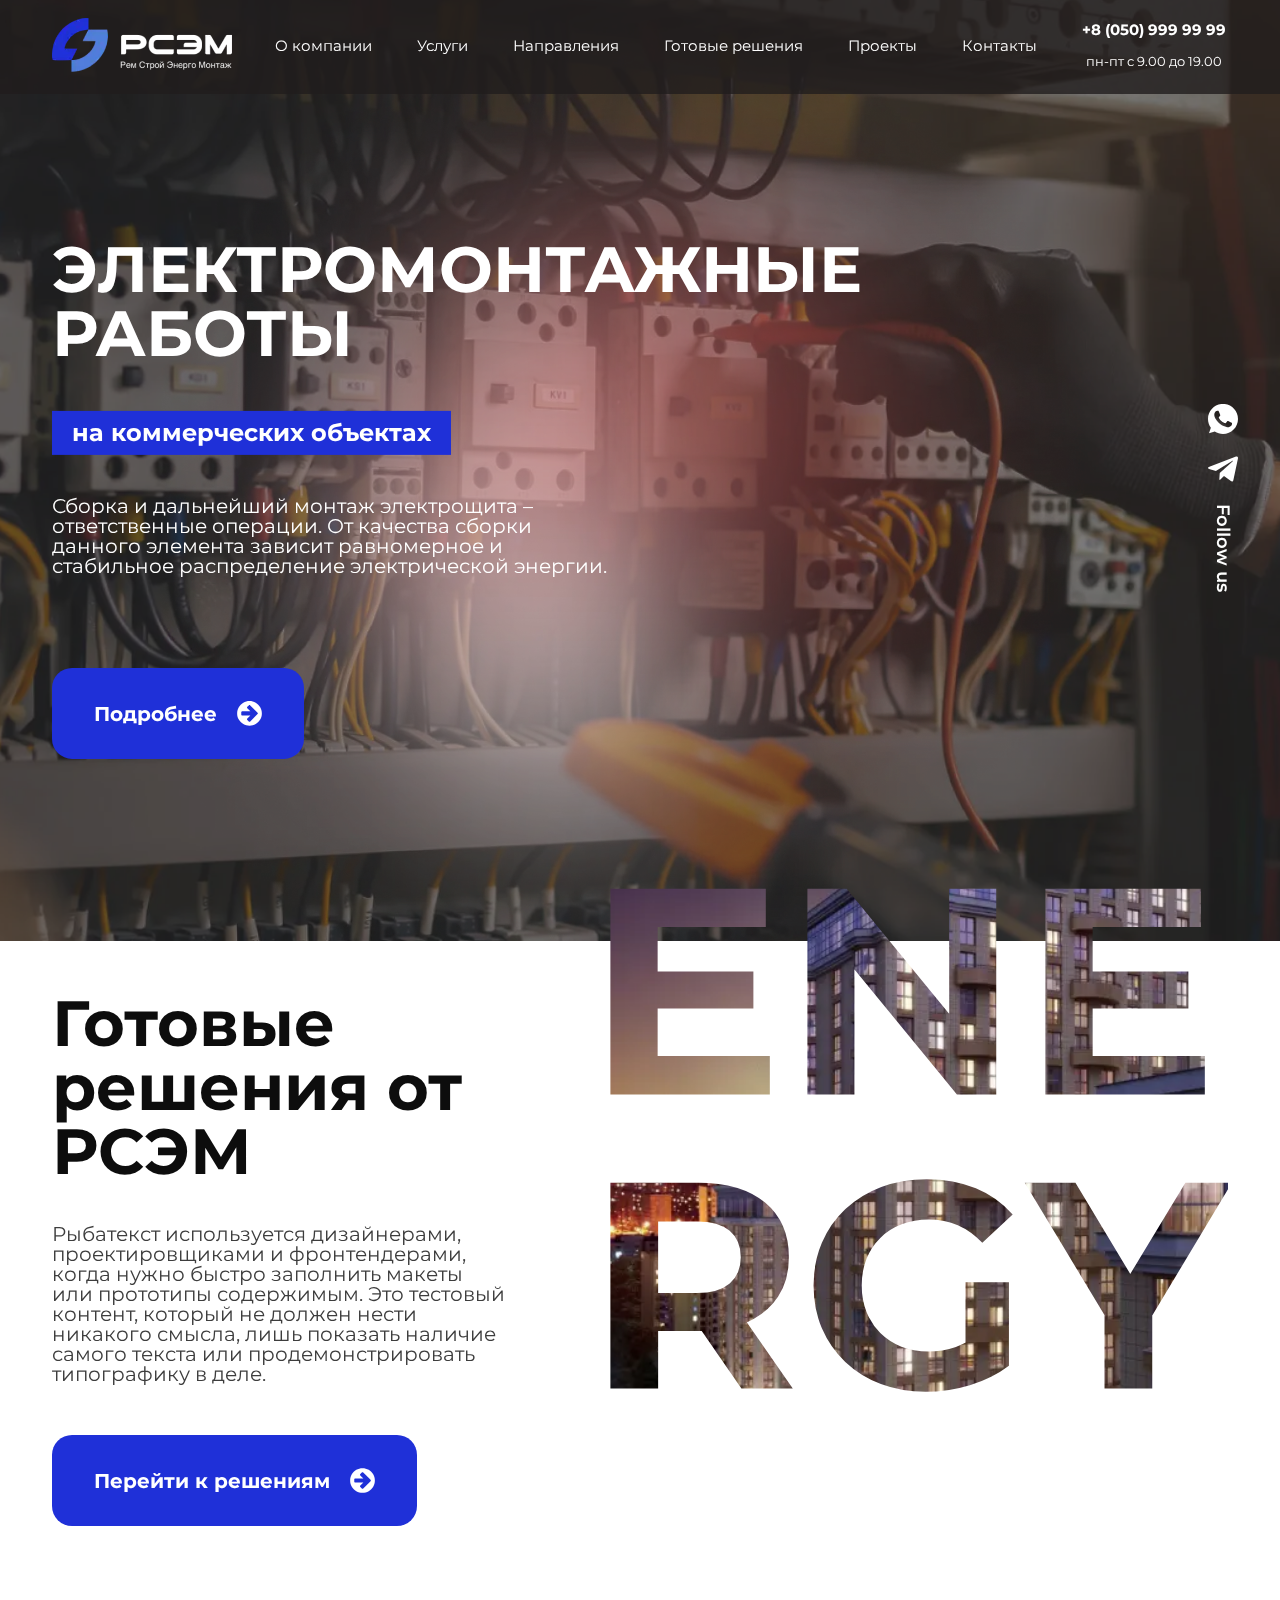
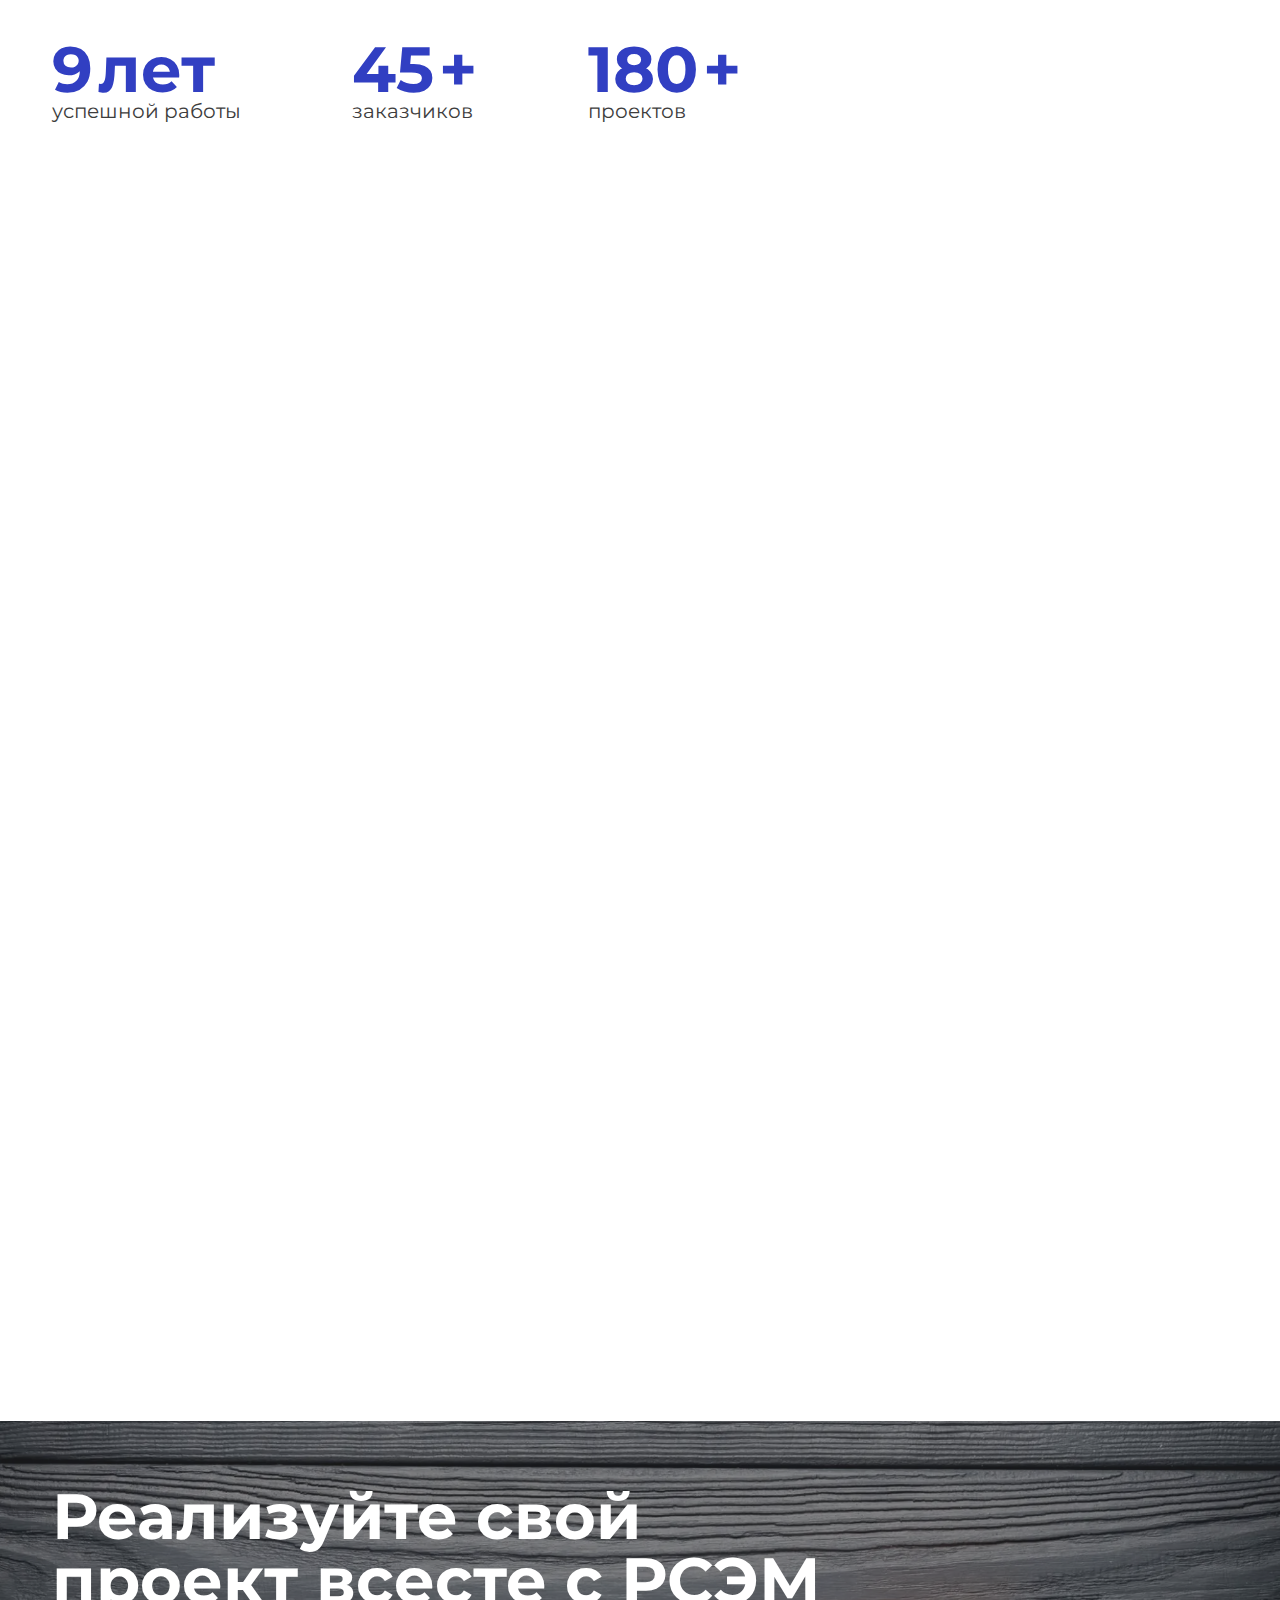
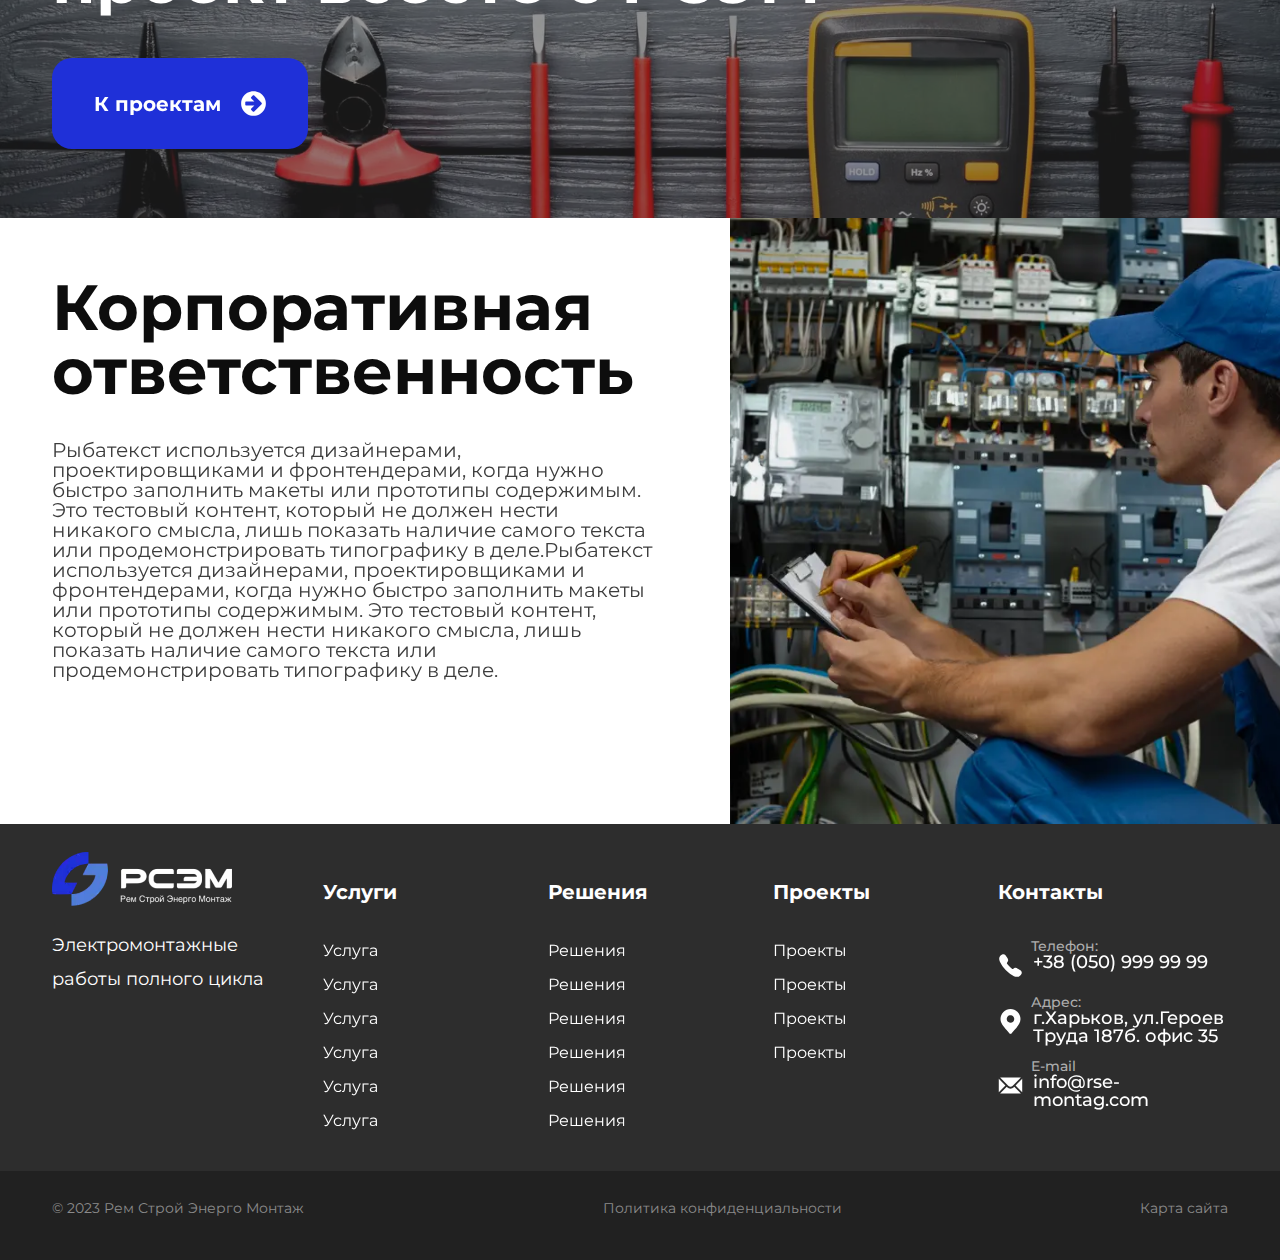
<file: index.html>
<!DOCTYPE html>
<html lang="ru">

<head>
	<title>Электро</title>
	<meta charset="UTF-8">
	<meta name="format-detection" content="telephone=no">
	<style>
		body {
			opacity: 0;
		}
	</style>
	<link rel="stylesheet" href="css/style.min.css?_v=20240906121022">
	<link rel="shortcut icon" href="favicon.ico">
	<!-- <meta name="robots" content="noindex, nofollow"> -->
	<meta name="viewport" content="width=device-width, initial-scale=1.0">
</head>

<body>
	<div class="wrapper">
		<header data-scroll="88" data-scroll-show="1000" class="header">
			<div class="header__container">
				<a href="index.html" class="header__logo"><img src="img/logo.webp" alt="Logo"></a>
				<div class="header__menu menu">
					<button type="button" class="menu__icon icon-menu"><span></span></button>
					<nav class="menu__body">
						<ul class="menu__list">
							<li class="menu__item"><a href="about-company.html" class="menu__link link">О компании</a></li>
							<li class="menu__item"><a href="index.html" class="menu__link link">Услуги</a></li>
							<li class="menu__item"><a href="index.html" class="menu__link link">Направления</a></li>
							<li class="menu__item"><a href="solutions.html" class="menu__link link">Готовые решения</a></li>
							<li class="menu__item"><a href="project.html" class="menu__link link">Проекты</a></li>
							<li class="menu__item"><a href="contact.html" class="menu__link link">Контакты</a></li>
							<li class="menu__item">
								<a href="tel:+380509999999" class="menu__link link menu__link--tell">+8 (050) 999 99 99</a>
								<div class="menu__schedule">пн-пт с 9.00 до 19.00</div>
							</li>
						</ul>
					</nav>
				</div>
			</div>
		</header>
		<main class="page">
			<section data-prlx-parent class="page__main main">
				<div data-prlx class="main__container">
					<h1 class="main__title">Электромонтажные<br>работы</h1>
					<div class="main__label">на коммерческих объектах</div>
					<div class="main__text text">
						<p>
							Сборка и дальнейший монтаж электрощита – ответственные операции. От качества сборки данного элемента зависит равномерное и стабильное распределение электрической энергии.
						</p>
					</div>
					<a href="panel-equipment.html" class="main__more button">Подробнее<span><svg>
								<use xlink:href="img/icons/icons.svg#arrow"></use>
							</svg></span></a>
					<div class="main__sociale">
						<a href="#" class="main__sociale-link"><svg>
								<use xlink:href="img/icons/icons.svg#whatsapp"></use>
							</svg></a>
						<a href="#" class="main__sociale-link"><svg>
								<use xlink:href="img/icons/icons.svg#telegram"></use>
							</svg></a>
						<div class="main__sociale-label">Follow us</div>
					</div>
				</div>
				<div data-prlx-mouse class="main__decor"><img src="img/main/circle.webp" alt="Decor"></div>
			</section>
			<section class="page__solutions solutions">
				<div class="solutions__container">
					<div data-prlx-parent class="solutions__main main-solutions">
						<div data-prlx class="main-solutions__body">
							<div class="main-solutions__content">
								<h2 class="main-solutions__title title">Готовые решения от РСЭМ</h2>
								<div class="main-solutions__text text">
									<p>
										Рыбатекст используется дизайнерами, проектировщиками и фронтендерами, когда нужно быстро заполнить макеты или прототипы содержимым. Это тестовый контент, который не должен нести никакого смысла, лишь показать наличие самого текста или продемонстрировать типографику в деле.
									</p>
								</div>
								<a href="solutions.html" class="main-solutions__link button">Перейти к решениям<span><svg>
											<use xlink:href="img/icons/icons.svg#arrow"></use>
										</svg></span></a>
							</div>
							<h3 class="main-solutions__image-label image-label">ene<br>rgy</h3>
						</div>
						<div data-watch class="main-solutions__counters">
							<div class="main-solutions__item">
								<div class="main-solutions__inner">
									<div data-digits-counter class="main-solutions__counter">10</div>
									<span class="main-solutions__span">лет</span>
								</div>
								<div class="main-solutions__label">успешной работы</div>
							</div>
							<div class="main-solutions__item">
								<div class="main-solutions__inner">
									<div data-digits-counter class="main-solutions__counter">50</div>
									<span class="main-solutions__span">+</span>
								</div>
								<div class="main-solutions__label">заказчиков</div>
							</div>
							<div class="main-solutions__item">
								<div class="main-solutions__inner">
									<div data-digits-counter class="main-solutions__counter">200</div>
									<span class="main-solutions__span">+</span>
								</div>
								<div class="main-solutions__label">проектов</div>
							</div>
						</div>
					</div>
					<div data-watch data-watch-once class="solutions__items">
						<div class="solutions__item">
							<img src="img/solutions/image01.webp " alt="Image">
							<a href="panel-equipment.html" class="solutions__link"><span class="">Кабельнесущие проблемы</span><span><svg>
										<use xlink:href="img/icons/icons.svg#arrow"></use>
									</svg></span></a>
						</div>
						<div class="solutions__item">
							<img src="img/solutions/image02.webp " alt="Image">
							<a href="panel-equipment.html" class="solutions__link">Шинопровод<span><svg>
										<use xlink:href="img/icons/icons.svg#arrow"></use>
									</svg></span></a>
						</div>
						<div class="solutions__item">
							<img src="img/solutions/image03.webp " alt="Image">
							<a href="panel-equipment.html" class="solutions__link">Светильники<span><svg>
										<use xlink:href="img/icons/icons.svg#arrow"></use>
									</svg></span></a>
						</div>
						<div class="solutions__item">
							<img src="img/solutions/image04.webp " alt="Image">
							<a href="panel-equipment.html" class="solutions__link">Щитовое оборудование<span><svg>
										<use xlink:href="img/icons/icons.svg#arrow"></use>
									</svg></span></a>
						</div>
						<div class="solutions__item">
							<img src="img/solutions/image05.webp " alt="Image">
							<a href="panel-equipment.html" class="solutions__link">Потолочные системы<span><svg>
										<use xlink:href="img/icons/icons.svg#arrow"></use>
									</svg></span></a>
						</div>
						<div class="solutions__item">
							<img src="img/solutions/image06.webp " alt="Image">
							<a href="panel-equipment.html" class="solutions__link">Сухие трансформаторы<span><svg>
										<use xlink:href="img/icons/icons.svg#arrow"></use>
									</svg></span></a>
						</div>
						<div class="solutions__item">
							<img src="img/solutions/image07.webp " alt="Image">
							<a href="panel-equipment.html" class="solutions__link">Маслянные трансформаторы<span><svg>
										<use xlink:href="img/icons/icons.svg#arrow"></use>
									</svg></span></a>
						</div>
						<div class="solutions__item">
							<img src="img/solutions/image08.webp " alt="Image">
							<a href="panel-equipment.html" class="solutions__link">Подстанции<span><svg>
										<use xlink:href="img/icons/icons.svg#arrow"></use>
									</svg></span></a>
						</div>
						<div class="solutions__item item-solutions-blue">
							<div class="item-solutions-blue__label">Хотите поговорить с экспертом?</div>
							<div class="item-solutions-blue__content">
								<div class="item-solutions-blue__inner">
									<div class="item-solutions-blue__text text">
										<p>
											Рыбатекст используется дизайнерами, проектировщиками и фронтендерами,
										</p>
									</div>
									<a href="contact.html" class="item-solutions-blue__link button">Консультация</a>
								</div>
								<div class="item-solutions-blue__icon"><svg>
										<use xlink:href="img/icons/icons.svg#message"></use>
									</svg></div>
							</div>
						</div>
						<div class="solutions__item">
							<img src="img/solutions/image09.webp " alt="Image">
							<a href="solutions.html" class="solutions__link">Лотки<span><svg>
										<use xlink:href="img/icons/icons.svg#arrow"></use>
									</svg></span></a>
						</div>
					</div>
				</div>
			</section>
			<section class="page__project project">
				<div data-prlx-parent class="project__main">
					<div data-prlx class="project__container">
						<h2 class="project__title title">Реализуйте свой проект всесте с РСЭМ</h2>
						<a href="#" data-goto=".solutions__items" data-goto-header class="project__link button">К проектам<span><svg>
									<use xlink:href="img/icons/icons.svg#arrow"></use>
								</svg></span></a>
					</div>
				</div>
				<div class="project__content">
					<div class="project__container">
						<div data-prlx-parent class="project__inner">
							<div data-prlx class="project__text-block">
								<h3 class="project__text-block-title title">Корпоративная ответственность</h3>
								<div class="project__text-block-text">
									<p>
										Рыбатекст используется дизайнерами, проектировщиками и фронтендерами, когда нужно быстро заполнить макеты или прототипы содержимым. Это тестовый контент, который не должен нести никакого смысла, лишь показать наличие самого текста или продемонстрировать типографику в деле.Рыбатекст используется дизайнерами, проектировщиками и фронтендерами, когда нужно быстро заполнить макеты или прототипы содержимым. Это тестовый контент, который не должен нести никакого смысла, лишь показать наличие самого текста или продемонстрировать типографику в деле.
									</p>
								</div>
							</div>
						</div>
					</div>
					<div data-da=".project__inner, 991.98" class="project__image"><img src="img/project/project-image.webp" alt="Project-image"></div>
				</div>
			</section>
		</main>
		<footer class="footer">
			<div class="footer__main">
				<div class="footer__container">
					<div class="footer__logo">
						<div class="footer__logo-image"><img src="img/logo.webp" alt="Logo"></div>
						<div class="footer__logo-text">
							<p>Электромонтажные работы полного цикла</p>
						</div>
					</div>
					<div data-spollers="767.98,max" class="footer__spollers spollers-footer">
						<details class="spollers-footer__item">
							<summary class="spollers-footer__title">Услуги</summary>
							<nav class="spollers-footer__body">
								<ul class="spollers-footer__list">
									<li class="spollers-footer__item"><a href="#" class="spollers-footer__link link">Услуга </a></li>
									<li class="spollers-footer__item"><a href="#" class="spollers-footer__link link">Услуга </a></li>
									<li class="spollers-footer__item"><a href="#" class="spollers-footer__link link">Услуга </a></li>
									<li class="spollers-footer__item"><a href="#" class="spollers-footer__link link">Услуга </a></li>
									<li class="spollers-footer__item"><a href="#" class="spollers-footer__link link">Услуга </a></li>
									<li class="spollers-footer__item"><a href="#" class="spollers-footer__link link">Услуга </a></li>
								</ul>
							</nav>
						</details>
						<details class="spollers-footer__item">
							<summary class="spollers-footer__title">Решения</summary>
							<nav class="spollers-footer__body">
								<ul class="spollers-footer__list">
									<li class="spollers-footer__item"><a href="#" class="spollers-footer__link link">Решения</a></li>
									<li class="spollers-footer__item"><a href="#" class="spollers-footer__link link">Решения</a></li>
									<li class="spollers-footer__item"><a href="#" class="spollers-footer__link link">Решения</a></li>
									<li class="spollers-footer__item"><a href="#" class="spollers-footer__link link">Решения</a></li>
									<li class="spollers-footer__item"><a href="#" class="spollers-footer__link link">Решения</a></li>
									<li class="spollers-footer__item"><a href="#" class="spollers-footer__link link">Решения</a></li>
								</ul>
							</nav>
						</details>
						<details class="spollers-footer__item">
							<summary class="spollers-footer__title">Проекты</summary>
							<nav class="spollers-footer__body">
								<ul class="spollers-footer__list">
									<li class="spollers-footer__item"><a href="#" class="spollers-footer__link link">Проекты</a></li>
									<li class="spollers-footer__item"><a href="#" class="spollers-footer__link link">Проекты</a></li>
									<li class="spollers-footer__item"><a href="#" class="spollers-footer__link link">Проекты</a></li>
									<li class="spollers-footer__item"><a href="#" class="spollers-footer__link link">Проекты</a></li>
								</ul>
							</nav>
						</details>
						<details class="spollers-footer__item spollers-footer__item--contact">
							<summary class="spollers-footer__title">Контакты</summary>
							<nav class="spollers-footer__body">
								<ul class="spollers-footer__list">
									<li class="spollers-footer__item">
										<div class="spollers-footer__name">Телефон:</div>
										<a href="#" class="spollers-footer__link-contact">
											<svg>
												<use xlink:href="img/icons/icons.svg#tell"></use>
											</svg>
											<span class="link-tell link">+38 (050) 999 99 99</span>
										</a>
									</li>
									<li class="spollers-footer__item">
										<div class="spollers-footer__name">Адрес:</div>
										<a href="#" class="spollers-footer__link-contact">
											<svg>
												<use xlink:href="img/icons/icons.svg#map"></use>
											</svg>
											<span class="link">г.Харьков, ул.Героев Труда 187б. офис 35</span>
										</a>
									</li>
									<li class="spollers-footer__item">
										<div class="spollers-footer__name">E-mail</div>
										<a href="#" class="spollers-footer__link-contact">
											<svg>
												<use xlink:href="img/icons/icons.svg#mail"></use>
											</svg>
											<span class="link">info@rse-montag.com</span>
										</a>
									</li>
								</ul>
							</nav>
						</details>
					</div>
				</div>
			</div>
			<div class="footer__copy">
				<div class="footer__container">
					<a href="#" class="footer__copy--link">© 2023 Рем Строй Энерго Монтаж</a>
					<a href="#" class="footer__copy--link">Политика конфиденциальности</a>
					<a href="#" class="footer__copy--link">Карта сайта</a>
				</div>
			</div>
		</footer>
	</div>
	<script src="js/app.min.js?_v=20240906121022"></script>
</body>

</html>
</file>
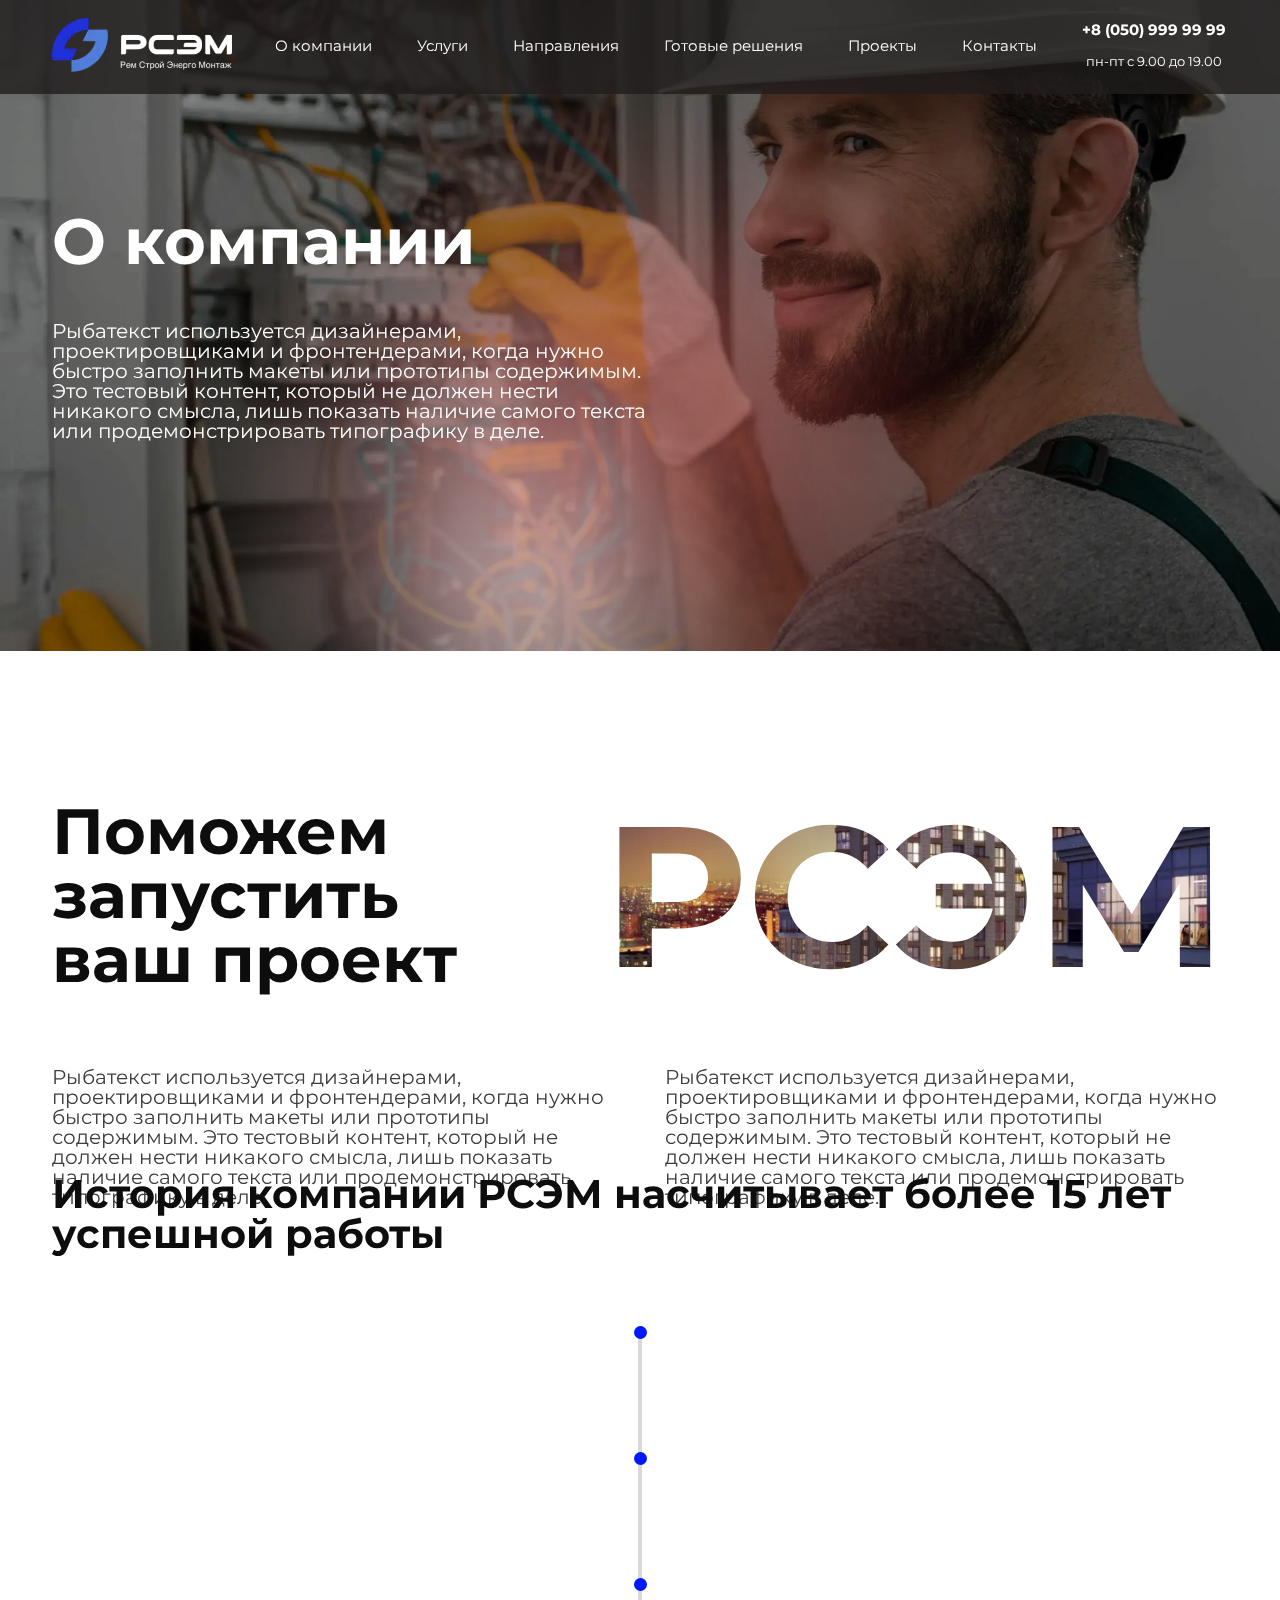
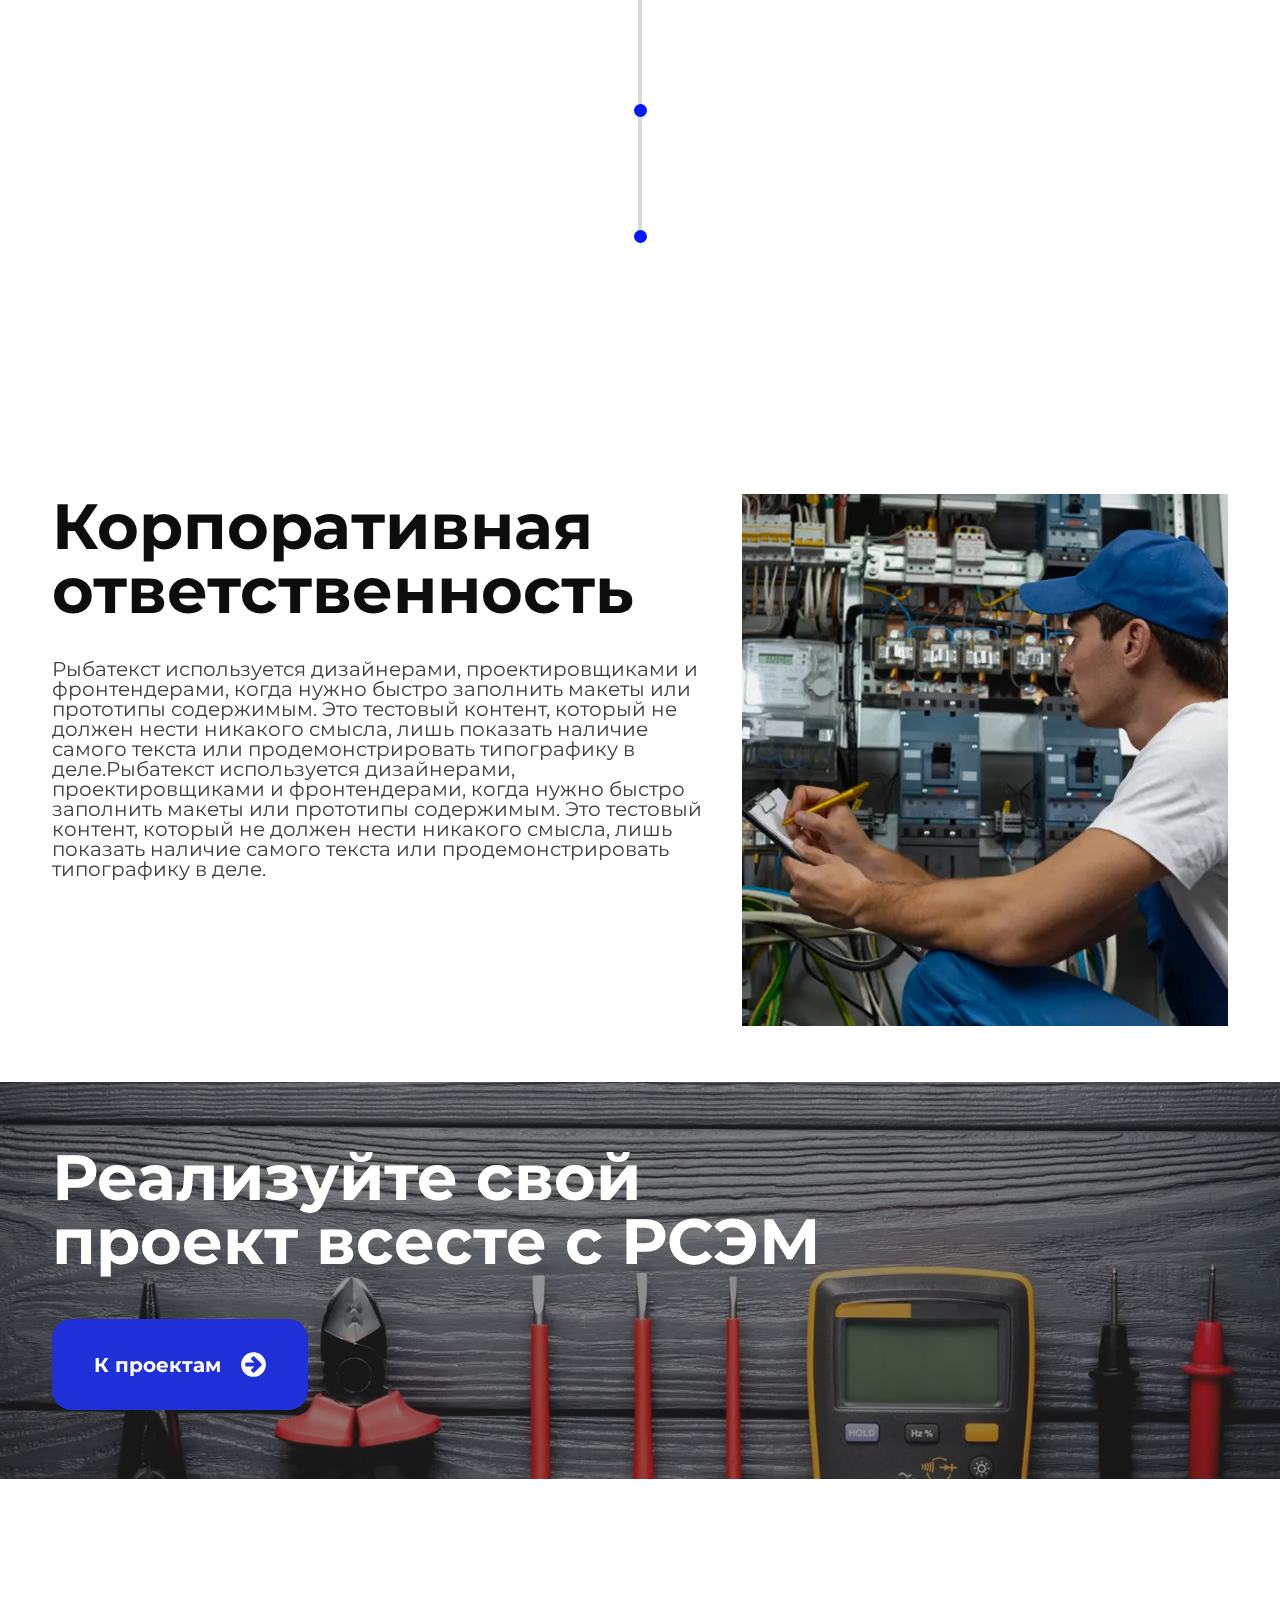
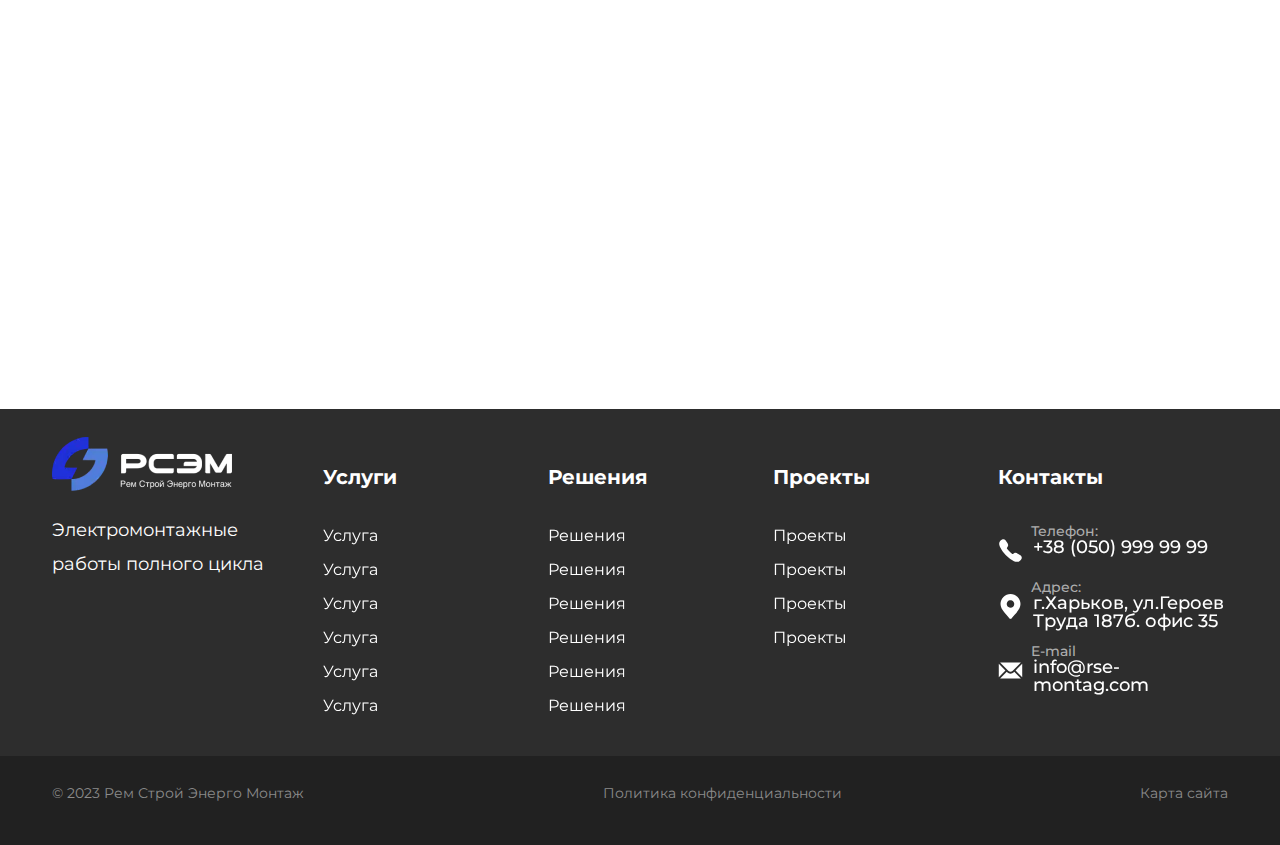
<file: about-company.html>
<!DOCTYPE html>
<html lang="ru">

<head>
	<title>О компании</title>
	<meta charset="UTF-8">
	<meta name="format-detection" content="telephone=no">
	<style>
		body {
			opacity: 0;
		}
	</style>
	<link rel="stylesheet" href="css/style.min.css?_v=20240906121022">
	<link rel="shortcut icon" href="favicon.ico">
	<!-- <meta name="robots" content="noindex, nofollow"> -->
	<meta name="viewport" content="width=device-width, initial-scale=1.0">
</head>

<body>
	<div class="wrapper">
		<header data-scroll="88" data-scroll-show="1000" class="header">
			<div class="header__container">
				<a href="index.html" class="header__logo"><img src="img/logo.webp" alt="Logo"></a>
				<div class="header__menu menu">
					<button type="button" class="menu__icon icon-menu"><span></span></button>
					<nav class="menu__body">
						<ul class="menu__list">
							<li class="menu__item"><a href="about-company.html" class="menu__link link">О компании</a></li>
							<li class="menu__item"><a href="index.html" class="menu__link link">Услуги</a></li>
							<li class="menu__item"><a href="index.html" class="menu__link link">Направления</a></li>
							<li class="menu__item"><a href="solutions.html" class="menu__link link">Готовые решения</a></li>
							<li class="menu__item"><a href="project.html" class="menu__link link">Проекты</a></li>
							<li class="menu__item"><a href="contact.html" class="menu__link link">Контакты</a></li>
							<li class="menu__item">
								<a href="tel:+380509999999" class="menu__link link menu__link--tell">+8 (050) 999 99 99</a>
								<div class="menu__schedule">пн-пт с 9.00 до 19.00</div>
							</li>
						</ul>
					</nav>
				</div>
			</div>
		</header>
		<main class="page">
			<section data-prlx-parent class="page__about about">
				<div data-prlx class="about__container">
					<h2 class="about__title title">О компании</h2>
					<div class="about__text text">
						<p>
							Рыбатекст используется дизайнерами, проектировщиками и фронтендерами, когда нужно быстро заполнить макеты или прототипы содержимым. Это тестовый контент, который не должен нести никакого смысла, лишь показать наличие самого текста или продемонстрировать типографику в деле.
						</p>
					</div>
				</div>
				<div data-prlx-mouse class="main__decor"><img src="img/main/circle.webp" alt="Decor"></div>
			</section>
			<section class="page__help help">
				<div class="help__container">
					<div data-watch data-watch-once data-watch-threshold="0.3" data-prlx-parent class="help__main main-help">
						<div data-prlx class="main-help__headlines">
							<h2 class="main-help__title title">Поможем запустить ваш проект</h2>
							<h3 class="main-help__label image-label">РСЭМ</h3>
						</div>
						<div data-prlx class="main-help__text text">
							<p>
								Рыбатекст используется дизайнерами, проектировщиками и фронтендерами, когда нужно быстро заполнить макеты или прототипы содержимым. Это тестовый контент, который не должен нести никакого смысла, лишь показать наличие самого текста или продемонстрировать типографику в деле.
							</p>
							<p>
								Рыбатекст используется дизайнерами, проектировщиками и фронтендерами, когда нужно быстро заполнить макеты или прототипы содержимым. Это тестовый контент, который не должен нести никакого смысла, лишь показать наличие самого текста или продемонстрировать типографику в деле.
							</p>
						</div>
					</div>
					<div data-prlx-parent class="help__history history-help">
						<h4 data-prlx class="history-help__title">История компании РСЭМ насчитывает более 15 лет успешной работы</h4>
						<div data-prlx class="history-help__items">
							<div data-watch class="history-help__item">
								<div class="history-help__item-content">
									<div class="history-help__years">2020-2023</div>
									<div class="history-help__text text">
										<p>
											Рыбатекст используется дизайнерами, проектировщиками и фронтендерами, когда нужно
										</p>
									</div>
								</div>
							</div>
							<div data-watch class="history-help__item">
								<div class="history-help__item-content">
									<div class="history-help__years">2008-2020</div>
									<div class="history-help__text text">
										<p>
											Рыбатекст используется дизайнерами, проектировщиками и фронтендерами, когда нужно
										</p>
									</div>
								</div>
							</div>
							<div data-watch class="history-help__item">
								<div class="history-help__item-content">
									<div class="history-help__years">2001-2008</div>
									<div class="history-help__text text">
										<p>
											Рыбатекст используется дизайнерами, проектировщиками и фронтендерами, когда нужно
										</p>
									</div>
								</div>
							</div>
							<div data-watch class="history-help__item">
								<div class="history-help__item-content">
									<div class="history-help__years">1995-1991</div>
									<div class="history-help__text text">
										<p>
											Рыбатекст используется дизайнерами, проектировщиками и фронтендерами, когда нужно
										</p>
									</div>
								</div>
							</div>
							<div data-watch class="history-help__item">
								<div class="history-help__item-content">
									<div class="history-help__years">1988-1991</div>
									<div class="history-help__text text">
										<p>
											Рыбатекст используется дизайнерами, проектировщиками и фронтендерами, когда нужно
										</p>
									</div>
								</div>
							</div>
						</div>
					</div>
					<div data-prlx-parent class="help__responsibility responsibility-help">
						<div data-prlx class="responsibility-help__content">
							<h3 class="responsibility-help__title title">Корпоративная ответственность</h3>
							<div class="responsibility-help__text text">
								<p>
									Рыбатекст используется дизайнерами, проектировщиками и фронтендерами, когда нужно быстро заполнить макеты или прототипы содержимым. Это тестовый контент, который не должен нести никакого смысла, лишь показать наличие самого текста или продемонстрировать типографику в деле.Рыбатекст используется дизайнерами, проектировщиками и фронтендерами, когда нужно быстро заполнить макеты или прототипы содержимым. Это тестовый контент, который не должен нести никакого смысла, лишь показать наличие самого текста или продемонстрировать типографику в деле.
								</p>
							</div>
						</div>
						<div class="responsibility-help__image"><img src="img/project/project-image.webp" alt="Project-image"></div>
					</div>
				</div>
			</section>
			<section class="page__project project">
				<div data-prlx-parent class="project__main">
					<div data-prlx class="project__container">
						<h2 class="project__title title">Реализуйте свой проект всесте с РСЭМ</h2>
						<a href="project.html" class="project__link button">К проектам<span><svg>
									<use xlink:href="img/icons/icons.svg#arrow"></use>
								</svg></span></a>
					</div>
				</div>
			</section>
			<section data-watch data-watch-once data-watch-threshold="0.8" class="page__sertificate sertificate">
				<div class="sertificate__container">
					<h2 class="sertificate__title title">Сертификаты и лицензии</h2>
					<div class="sertificate__slider swiper">
						<div class="sertificate__wrapper swiper-wrapper">
							<div class="sertificate__slide swiper-slide">
								<img src="img/about/sertificate.webp" alt="Sertificate">
							</div>
							<div class="sertificate__slide swiper-slide">
								<img src="img/about/sertificate.webp" alt="Sertificate">
							</div>
							<div class="sertificate__slide swiper-slide">
								<img src="img/about/sertificate.webp" alt="Sertificate">
							</div>
							<div class="sertificate__slide swiper-slide">
								<img src="img/about/sertificate.webp" alt="Sertificate">
							</div>
							<div class="sertificate__slide swiper-slide">
								<img src="img/about/sertificate.webp" alt="Sertificate">
							</div>
							<div class="sertificate__slide swiper-slide">
								<img src="img/about/sertificate.webp" alt="Sertificate">
							</div>
							<div class="sertificate__slide swiper-slide">
								<img src="img/about/sertificate.webp" alt="Sertificate">
							</div>
						</div>
					</div>
				</div>
			</section>
		</main>
		<footer class="footer">
			<div class="footer__main">
				<div class="footer__container">
					<div class="footer__logo">
						<div class="footer__logo-image"><img src="img/logo.webp" alt="Logo"></div>
						<div class="footer__logo-text">
							<p>Электромонтажные работы полного цикла</p>
						</div>
					</div>
					<div data-spollers="767.98,max" class="footer__spollers spollers-footer">
						<details class="spollers-footer__item">
							<summary class="spollers-footer__title">Услуги</summary>
							<nav class="spollers-footer__body">
								<ul class="spollers-footer__list">
									<li class="spollers-footer__item"><a href="#" class="spollers-footer__link link">Услуга </a></li>
									<li class="spollers-footer__item"><a href="#" class="spollers-footer__link link">Услуга </a></li>
									<li class="spollers-footer__item"><a href="#" class="spollers-footer__link link">Услуга </a></li>
									<li class="spollers-footer__item"><a href="#" class="spollers-footer__link link">Услуга </a></li>
									<li class="spollers-footer__item"><a href="#" class="spollers-footer__link link">Услуга </a></li>
									<li class="spollers-footer__item"><a href="#" class="spollers-footer__link link">Услуга </a></li>
								</ul>
							</nav>
						</details>
						<details class="spollers-footer__item">
							<summary class="spollers-footer__title">Решения</summary>
							<nav class="spollers-footer__body">
								<ul class="spollers-footer__list">
									<li class="spollers-footer__item"><a href="#" class="spollers-footer__link link">Решения</a></li>
									<li class="spollers-footer__item"><a href="#" class="spollers-footer__link link">Решения</a></li>
									<li class="spollers-footer__item"><a href="#" class="spollers-footer__link link">Решения</a></li>
									<li class="spollers-footer__item"><a href="#" class="spollers-footer__link link">Решения</a></li>
									<li class="spollers-footer__item"><a href="#" class="spollers-footer__link link">Решения</a></li>
									<li class="spollers-footer__item"><a href="#" class="spollers-footer__link link">Решения</a></li>
								</ul>
							</nav>
						</details>
						<details class="spollers-footer__item">
							<summary class="spollers-footer__title">Проекты</summary>
							<nav class="spollers-footer__body">
								<ul class="spollers-footer__list">
									<li class="spollers-footer__item"><a href="#" class="spollers-footer__link link">Проекты</a></li>
									<li class="spollers-footer__item"><a href="#" class="spollers-footer__link link">Проекты</a></li>
									<li class="spollers-footer__item"><a href="#" class="spollers-footer__link link">Проекты</a></li>
									<li class="spollers-footer__item"><a href="#" class="spollers-footer__link link">Проекты</a></li>
								</ul>
							</nav>
						</details>
						<details class="spollers-footer__item spollers-footer__item--contact">
							<summary class="spollers-footer__title">Контакты</summary>
							<nav class="spollers-footer__body">
								<ul class="spollers-footer__list">
									<li class="spollers-footer__item">
										<div class="spollers-footer__name">Телефон:</div>
										<a href="#" class="spollers-footer__link-contact">
											<svg>
												<use xlink:href="img/icons/icons.svg#tell"></use>
											</svg>
											<span class="link-tell link">+38 (050) 999 99 99</span>
										</a>
									</li>
									<li class="spollers-footer__item">
										<div class="spollers-footer__name">Адрес:</div>
										<a href="#" class="spollers-footer__link-contact">
											<svg>
												<use xlink:href="img/icons/icons.svg#map"></use>
											</svg>
											<span class="link">г.Харьков, ул.Героев Труда 187б. офис 35</span>
										</a>
									</li>
									<li class="spollers-footer__item">
										<div class="spollers-footer__name">E-mail</div>
										<a href="#" class="spollers-footer__link-contact">
											<svg>
												<use xlink:href="img/icons/icons.svg#mail"></use>
											</svg>
											<span class="link">info@rse-montag.com</span>
										</a>
									</li>
								</ul>
							</nav>
						</details>
					</div>
				</div>
			</div>
			<div class="footer__copy">
				<div class="footer__container">
					<a href="#" class="footer__copy--link">© 2023 Рем Строй Энерго Монтаж</a>
					<a href="#" class="footer__copy--link">Политика конфиденциальности</a>
					<a href="#" class="footer__copy--link">Карта сайта</a>
				</div>
			</div>
		</footer>
	</div>
	<script src="js/app.min.js?_v=20240906121022"></script>
</body>

</html>
</file>
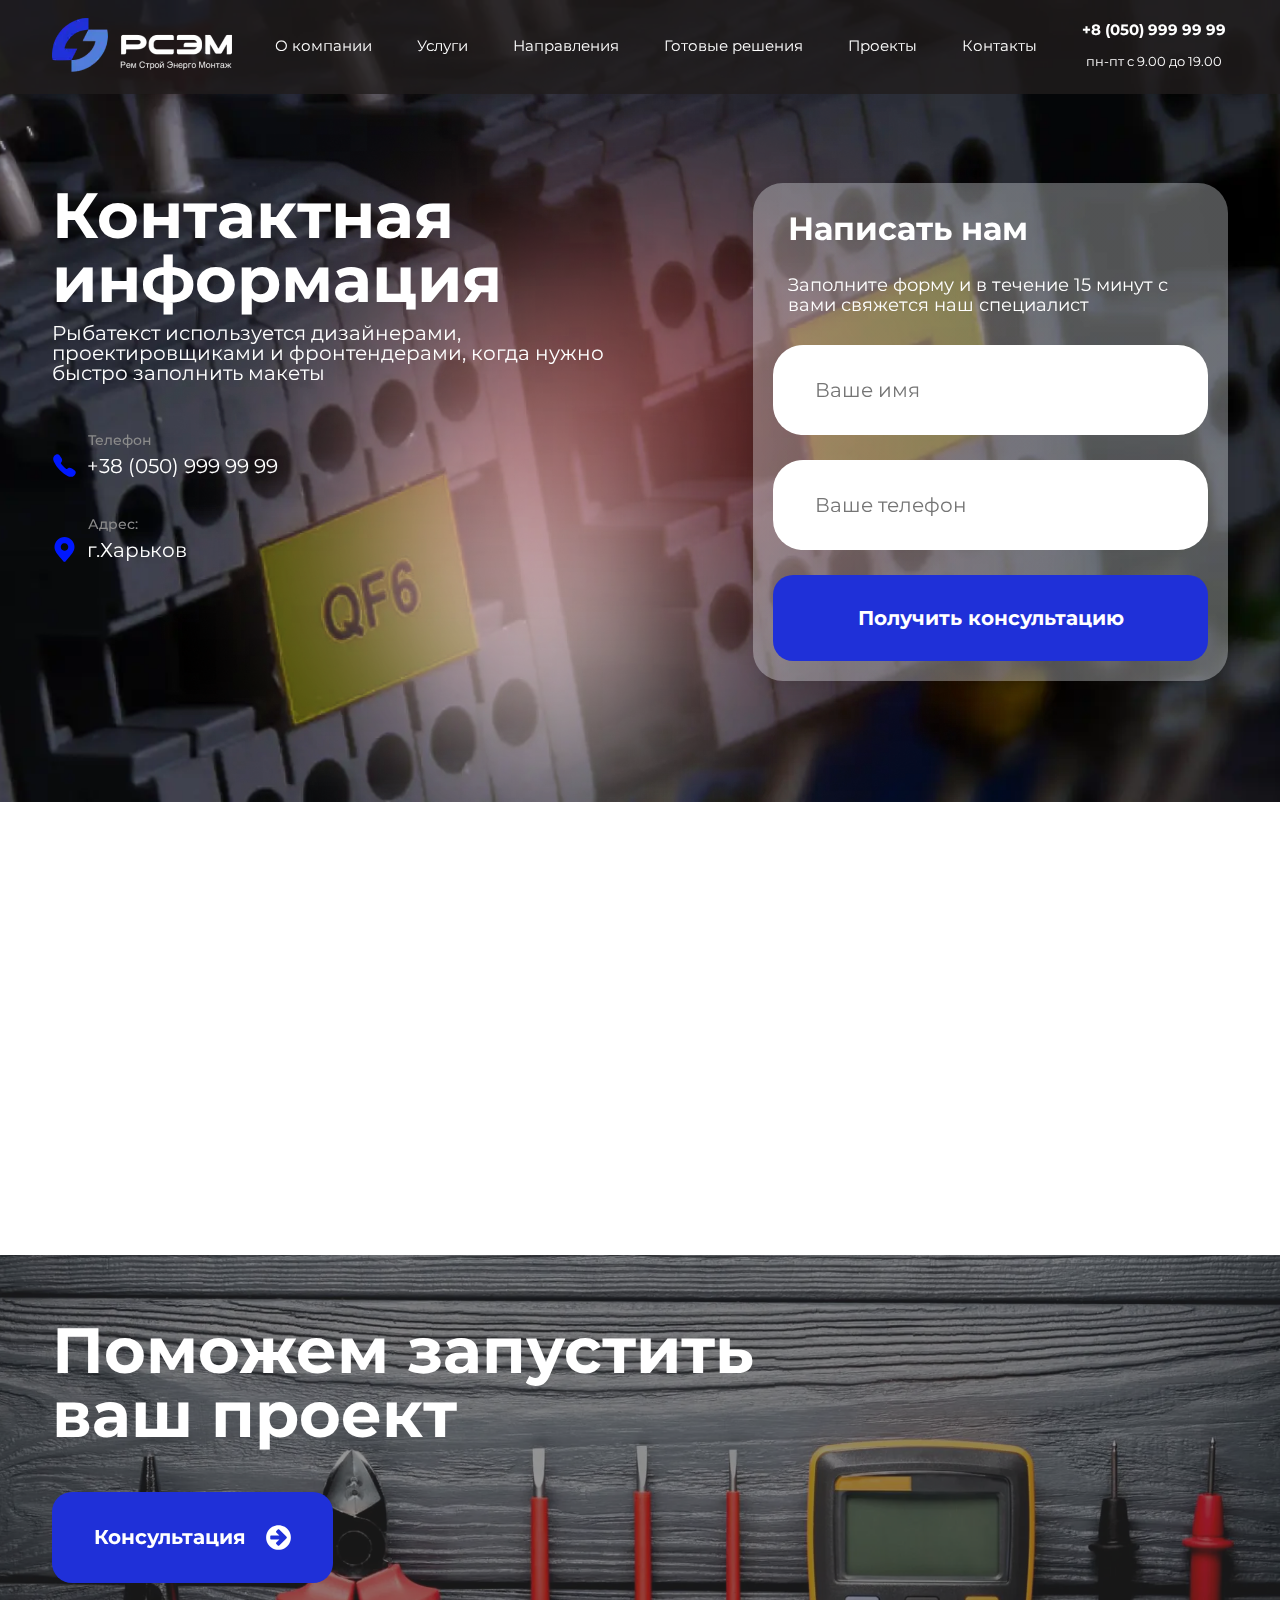
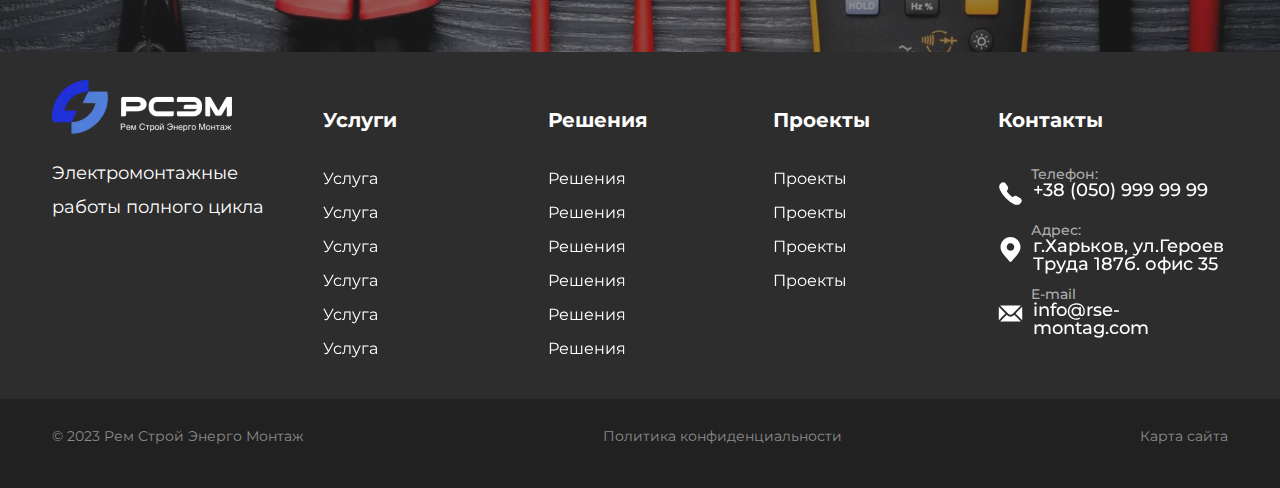
<file: contact.html>
<!DOCTYPE html>
<html lang="ru">

<head>
	<title>Контакты</title>
	<meta charset="UTF-8">
	<meta name="format-detection" content="telephone=no">
	<style>
		body {
			opacity: 0;
		}
	</style>
	<link rel="stylesheet" href="css/style.min.css?_v=20240906121022">
	<link rel="shortcut icon" href="favicon.ico">
	<!-- <meta name="robots" content="noindex, nofollow"> -->
	<meta name="viewport" content="width=device-width, initial-scale=1.0">
</head>

<body>
	<div class="wrapper">
		<header data-scroll="88" data-scroll-show="1000" class="header">
			<div class="header__container">
				<a href="index.html" class="header__logo"><img src="img/logo.webp" alt="Logo"></a>
				<div class="header__menu menu">
					<button type="button" class="menu__icon icon-menu"><span></span></button>
					<nav class="menu__body">
						<ul class="menu__list">
							<li class="menu__item"><a href="about-company.html" class="menu__link link">О компании</a></li>
							<li class="menu__item"><a href="index.html" class="menu__link link">Услуги</a></li>
							<li class="menu__item"><a href="index.html" class="menu__link link">Направления</a></li>
							<li class="menu__item"><a href="solutions.html" class="menu__link link">Готовые решения</a></li>
							<li class="menu__item"><a href="project.html" class="menu__link link">Проекты</a></li>
							<li class="menu__item"><a href="contact.html" class="menu__link link">Контакты</a></li>
							<li class="menu__item">
								<a href="tel:+380509999999" class="menu__link link menu__link--tell">+8 (050) 999 99 99</a>
								<div class="menu__schedule">пн-пт с 9.00 до 19.00</div>
							</li>
						</ul>
					</nav>
				</div>
			</div>
		</header>
		<main class="page">
			<section data-watch class="page__contact contact">
				<div class="contact__container">
					<div class="contact__content">
						<h2 class="contact__title title">Контактная информация</h2>
						<div class="contact__text text">
							<p>
								Рыбатекст используется дизайнерами, проектировщиками и фронтендерами, когда нужно быстро заполнить макеты
							</p>
						</div>
						<div class="contact__item">
							<div class="contact__item-label">Телефон</div>
							<a href="tel:+380509999999" class="contact__item-link"><svg>
									<use xlink:href="img/icons/icons.svg#tell"></use>
								</svg><span class="link">+38 (050) 999 99 99</span></a>
						</div>
						<div class="contact__item">
							<div class="contact__item-label">Адрес:</div>
							<a href="https://maps.app.goo.gl/2w5g1QqcaTQQrF5s8" class="contact__item-link"><svg>
									<use xlink:href="img/icons/icons.svg#map"></use>
								</svg><span class="link">г.Харьков</span></a>
						</div>
					</div>
					<div class="contact__form">
						<div class="contact__form-label">Написать нам</div>
						<div class="contact__form-text text">
							<p>Заполните форму и в течение 15 минут с вами свяжется наш специалист</p>
						</div>
						<form action="files/sendmail/sendmail.php" method="POST">
							<input type="text" name="form[email]" required placeholder="Ваше имя" class="contact__form-input">
							<input type="tel" name="form[email]" required minlength="10" placeholder="Ваше телефон" class="contact__form-input">
							<button type="submit" class="contact__form-button button">Получить консультацию</button>
						</form>
					</div>
				</div>
				<div data-prlx-mouse class="main__decor"><img src="img/main/circle.webp" alt="Decor"></div>
			</section>
			<div class="page__map map">
				<div class="map">
					<iframe src="https://www.google.com/maps/embed?pb=!1m14!1m12!1m3!1d38059.81226375719!2d7.124067782797616!3d53.40162172333537!2m3!1f0!2f0!3f0!3m2!1i1024!2i768!4f13.1!5e0!3m2!1suk!2sua!4v1725197970440!5m2!1suk!2sua" style="border:0;" allowfullscreen="" loading="lazy" referrerpolicy="no-referrer-when-downgrade"></iframe>
				</div>
			</div>
			<section data-prlx-parent class="page__project project">
				<div class="project__main">
					<div data-prlx class="project__container">
						<h2 class="project__title title">Поможем запустить ваш проект</h2>
						<a href="#" data-goto=".page__contact" class="project__link button">Консультация<span><svg>
									<use xlink:href="img/icons/icons.svg#arrow"></use>
								</svg></span></a>
					</div>
				</div>
			</section>
		</main>
		<footer class="footer">
			<div class="footer__main">
				<div class="footer__container">
					<div class="footer__logo">
						<div class="footer__logo-image"><img src="img/logo.webp" alt="Logo"></div>
						<div class="footer__logo-text">
							<p>Электромонтажные работы полного цикла</p>
						</div>
					</div>
					<div data-spollers="767.98,max" class="footer__spollers spollers-footer">
						<details class="spollers-footer__item">
							<summary class="spollers-footer__title">Услуги</summary>
							<nav class="spollers-footer__body">
								<ul class="spollers-footer__list">
									<li class="spollers-footer__item"><a href="#" class="spollers-footer__link link">Услуга </a></li>
									<li class="spollers-footer__item"><a href="#" class="spollers-footer__link link">Услуга </a></li>
									<li class="spollers-footer__item"><a href="#" class="spollers-footer__link link">Услуга </a></li>
									<li class="spollers-footer__item"><a href="#" class="spollers-footer__link link">Услуга </a></li>
									<li class="spollers-footer__item"><a href="#" class="spollers-footer__link link">Услуга </a></li>
									<li class="spollers-footer__item"><a href="#" class="spollers-footer__link link">Услуга </a></li>
								</ul>
							</nav>
						</details>
						<details class="spollers-footer__item">
							<summary class="spollers-footer__title">Решения</summary>
							<nav class="spollers-footer__body">
								<ul class="spollers-footer__list">
									<li class="spollers-footer__item"><a href="#" class="spollers-footer__link link">Решения</a></li>
									<li class="spollers-footer__item"><a href="#" class="spollers-footer__link link">Решения</a></li>
									<li class="spollers-footer__item"><a href="#" class="spollers-footer__link link">Решения</a></li>
									<li class="spollers-footer__item"><a href="#" class="spollers-footer__link link">Решения</a></li>
									<li class="spollers-footer__item"><a href="#" class="spollers-footer__link link">Решения</a></li>
									<li class="spollers-footer__item"><a href="#" class="spollers-footer__link link">Решения</a></li>
								</ul>
							</nav>
						</details>
						<details class="spollers-footer__item">
							<summary class="spollers-footer__title">Проекты</summary>
							<nav class="spollers-footer__body">
								<ul class="spollers-footer__list">
									<li class="spollers-footer__item"><a href="#" class="spollers-footer__link link">Проекты</a></li>
									<li class="spollers-footer__item"><a href="#" class="spollers-footer__link link">Проекты</a></li>
									<li class="spollers-footer__item"><a href="#" class="spollers-footer__link link">Проекты</a></li>
									<li class="spollers-footer__item"><a href="#" class="spollers-footer__link link">Проекты</a></li>
								</ul>
							</nav>
						</details>
						<details class="spollers-footer__item spollers-footer__item--contact">
							<summary class="spollers-footer__title">Контакты</summary>
							<nav class="spollers-footer__body">
								<ul class="spollers-footer__list">
									<li class="spollers-footer__item">
										<div class="spollers-footer__name">Телефон:</div>
										<a href="#" class="spollers-footer__link-contact">
											<svg>
												<use xlink:href="img/icons/icons.svg#tell"></use>
											</svg>
											<span class="link-tell link">+38 (050) 999 99 99</span>
										</a>
									</li>
									<li class="spollers-footer__item">
										<div class="spollers-footer__name">Адрес:</div>
										<a href="#" class="spollers-footer__link-contact">
											<svg>
												<use xlink:href="img/icons/icons.svg#map"></use>
											</svg>
											<span class="link">г.Харьков, ул.Героев Труда 187б. офис 35</span>
										</a>
									</li>
									<li class="spollers-footer__item">
										<div class="spollers-footer__name">E-mail</div>
										<a href="#" class="spollers-footer__link-contact">
											<svg>
												<use xlink:href="img/icons/icons.svg#mail"></use>
											</svg>
											<span class="link">info@rse-montag.com</span>
										</a>
									</li>
								</ul>
							</nav>
						</details>
					</div>
				</div>
			</div>
			<div class="footer__copy">
				<div class="footer__container">
					<a href="#" class="footer__copy--link">© 2023 Рем Строй Энерго Монтаж</a>
					<a href="#" class="footer__copy--link">Политика конфиденциальности</a>
					<a href="#" class="footer__copy--link">Карта сайта</a>
				</div>
			</div>
		</footer>
	</div>
	<script src="js/app.min.js?_v=20240906121022"></script>
</body>

</html>
</file>
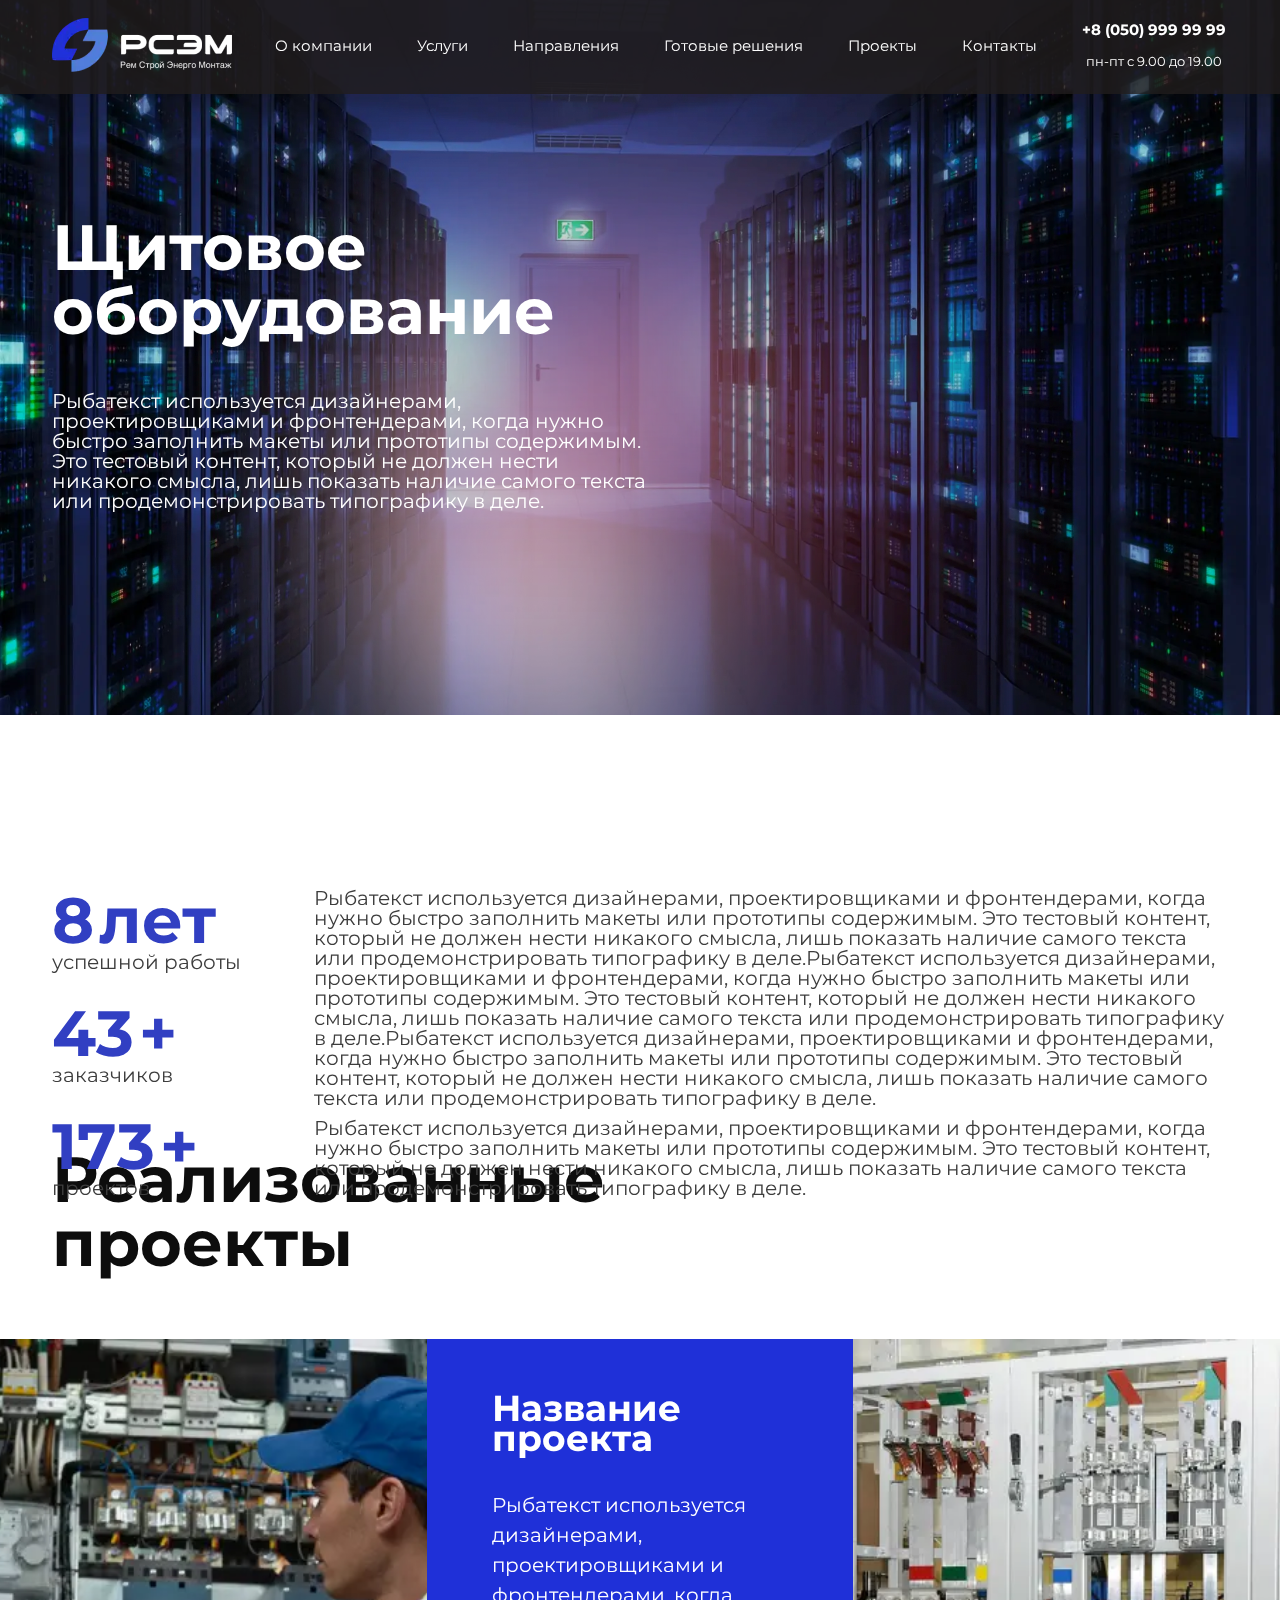
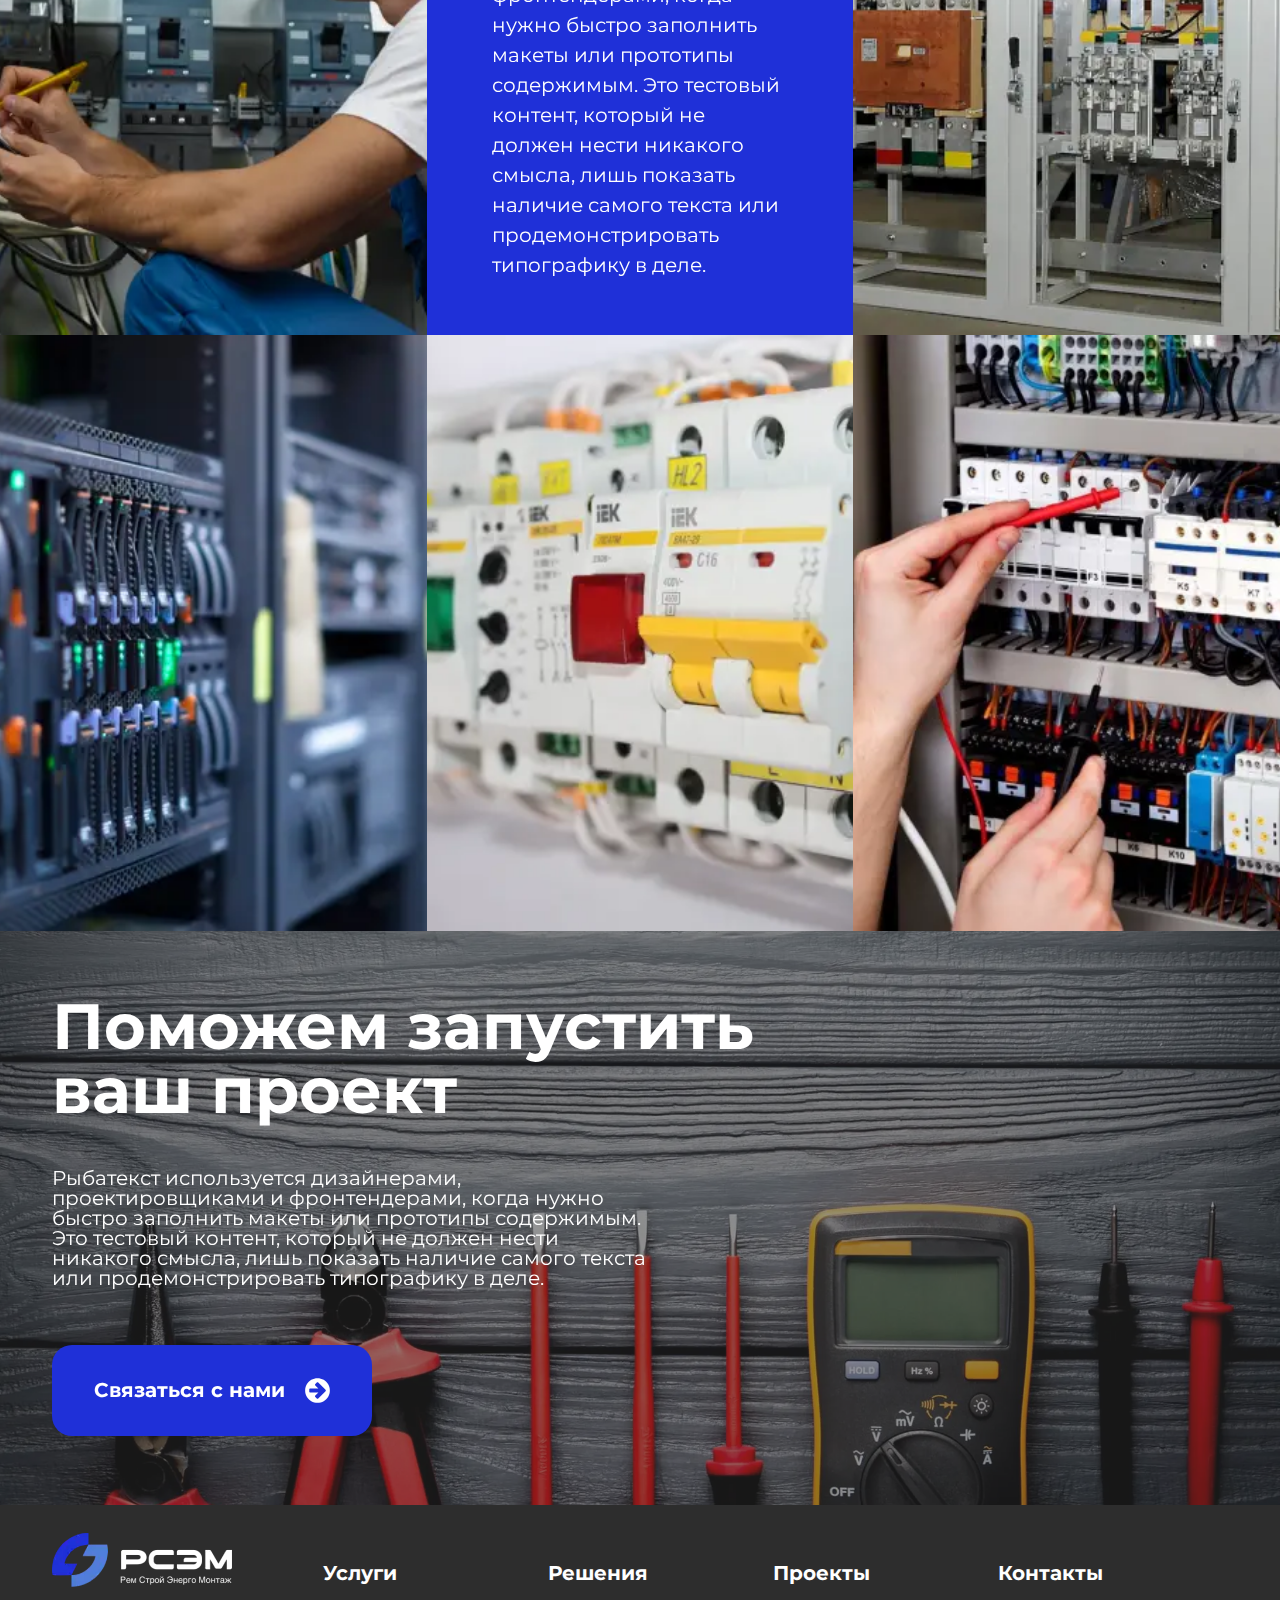
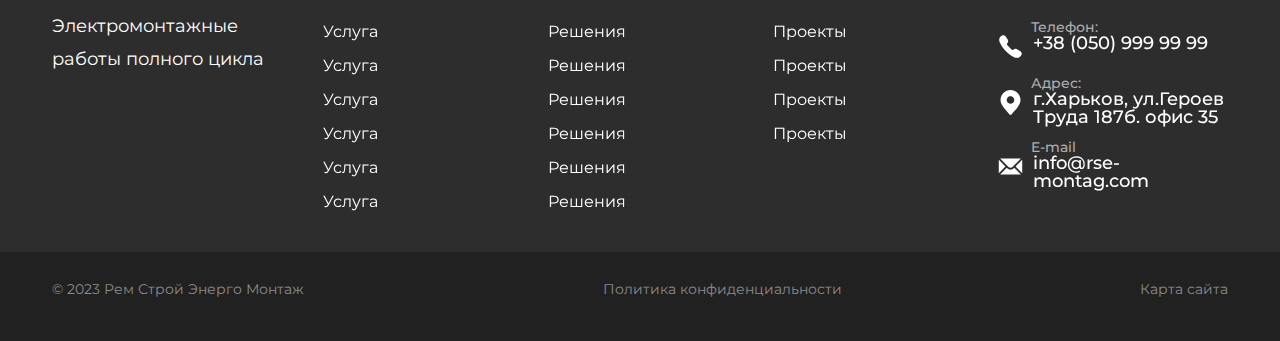
<file: panel-equipment.html>
<!DOCTYPE html>
<html lang="ru">

<head>
	<title>Щитовое оборудование</title>
	<meta charset="UTF-8">
	<meta name="format-detection" content="telephone=no">
	<style>
		body {
			opacity: 0;
		}
	</style>
	<link rel="stylesheet" href="css/style.min.css?_v=20240906121022">
	<link rel="shortcut icon" href="favicon.ico">
	<!-- <meta name="robots" content="noindex, nofollow"> -->
	<meta name="viewport" content="width=device-width, initial-scale=1.0">
</head>

<body>
	<div class="wrapper">
		<header data-scroll="88" data-scroll-show="1000" class="header">
			<div class="header__container">
				<a href="index.html" class="header__logo"><img src="img/logo.webp" alt="Logo"></a>
				<div class="header__menu menu">
					<button type="button" class="menu__icon icon-menu"><span></span></button>
					<nav class="menu__body">
						<ul class="menu__list">
							<li class="menu__item"><a href="about-company.html" class="menu__link link">О компании</a></li>
							<li class="menu__item"><a href="index.html" class="menu__link link">Услуги</a></li>
							<li class="menu__item"><a href="index.html" class="menu__link link">Направления</a></li>
							<li class="menu__item"><a href="solutions.html" class="menu__link link">Готовые решения</a></li>
							<li class="menu__item"><a href="project.html" class="menu__link link">Проекты</a></li>
							<li class="menu__item"><a href="contact.html" class="menu__link link">Контакты</a></li>
							<li class="menu__item">
								<a href="tel:+380509999999" class="menu__link link menu__link--tell">+8 (050) 999 99 99</a>
								<div class="menu__schedule">пн-пт с 9.00 до 19.00</div>
							</li>
						</ul>
					</nav>
				</div>
			</div>
		</header>
		<main class="page">
			<section data-prlx-parent class="page__panel panel">
				<div data-prlx class="panel__container">
					<h1 class="panel__title title">Щитовое оборудование</h1>
					<div class="panel__text text">
						<p>
							Рыбатекст используется дизайнерами, проектировщиками и фронтендерами, когда нужно быстро заполнить макеты или прототипы содержимым. Это тестовый контент, который не должен нести никакого смысла, лишь показать наличие самого текста или продемонстрировать типографику в деле.
						</p>
					</div>
				</div>
				<div data-prlx-mouse class="main__decor"><img src="img/main/circle.webp" alt="Decor"></div>
			</section>
			<section class="page__completed completed">
				<div class="completed__container">
					<div data-prlx-parent class="completed__content">
						<div data-prlx data-watch class="completed__counters">
							<div class="main-solutions__item">
								<div class="main-solutions__inner">
									<div data-digits-counter class="main-solutions__counter">10</div>
									<span class="main-solutions__span">лет</span>
								</div>
								<div class="main-solutions__label">успешной работы</div>
							</div>
							<div class="main-solutions__item">
								<div class="main-solutions__inner">
									<div data-digits-counter class="main-solutions__counter">50</div>
									<span class="main-solutions__span">+</span>
								</div>
								<div class="main-solutions__label">заказчиков</div>
							</div>
							<div class="main-solutions__item">
								<div class="main-solutions__inner">
									<div data-digits-counter class="main-solutions__counter">200</div>
									<span class="main-solutions__span">+</span>
								</div>
								<div class="main-solutions__label">проектов</div>
							</div>
						</div>
						<div data-prlx class="completed__text text">
							<p>
								Рыбатекст используется дизайнерами, проектировщиками и фронтендерами, когда нужно быстро заполнить макеты или прототипы содержимым. Это тестовый контент, который не должен нести никакого смысла, лишь показать наличие самого текста или продемонстрировать типографику в деле.Рыбатекст используется дизайнерами, проектировщиками и фронтендерами, когда нужно быстро заполнить макеты или прототипы содержимым. Это тестовый контент, который не должен нести никакого смысла, лишь показать наличие самого текста или продемонстрировать типографику в деле.Рыбатекст используется дизайнерами, проектировщиками и фронтендерами, когда нужно быстро заполнить макеты или прототипы содержимым. Это тестовый контент, который не должен нести никакого смысла, лишь показать наличие самого текста или продемонстрировать типографику в деле.
							</p>
							<p>
								Рыбатекст используется дизайнерами, проектировщиками и фронтендерами, когда нужно быстро заполнить макеты или прототипы содержимым. Это тестовый контент, который не должен нести никакого смысла, лишь показать наличие самого текста или продемонстрировать типографику в деле.
							</p>
						</div>
					</div>
					<h2 class="completed__title title">Реализованные<br>проекты</h2>
				</div>
				<div class="completed__images-items">
					<div class="completed__image-item"><img src="img/panel/progect01.webp" alt="Progect"></div>
					<div data-prlx-parent class="completed__image-item">
						<h4 data-prlx data-coefficient="20" class="completed__image-item-title">Название проектa</h4>
						<div data-prlx data-coefficient="20" class="completed__image-item-text text">
							<p>
								Рыбатекст используется дизайнерами, проектировщиками и фронтендерами, когда нужно быстро заполнить макеты или прототипы содержимым. Это тестовый контент, который не должен нести никакого смысла, лишь показать наличие самого текста или продемонстрировать типографику в деле.
							</p>
						</div>
					</div>
					<div class="completed__image-item"><img src="img/panel/progect02.webp" alt="Progect"></div>
					<div class="completed__image-item"><img src="img/panel/progect03.webp" alt="Progect"></div>
					<div class="completed__image-item"><img src="img/panel/progect04.webp" alt="Progect"></div>
					<div class="completed__image-item"><img src="img/panel/progect05.webp" alt="Progect"></div>
				</div>
			</section>
			<section data-prlx-parent class="page__project project">
				<div class="project__main">
					<div data-prlx class="project__container">
						<h2 class="project__title title">Поможем запустить ваш проект</h2>
						<div class="project__text text">
							<p>
								Рыбатекст используется дизайнерами, проектировщиками и фронтендерами, когда нужно быстро заполнить макеты или прототипы содержимым. Это тестовый контент, который не должен нести никакого смысла, лишь показать наличие самого текста или продемонстрировать типографику в деле.
							</p>
						</div>
						<a href="contact.html" class="project__link button">Связаться с нами<span><svg>
									<use xlink:href="img/icons/icons.svg#arrow"></use>
								</svg></span></a>
					</div>
				</div>
			</section>
		</main>
		<footer class="footer">
			<div class="footer__main">
				<div class="footer__container">
					<div class="footer__logo">
						<div class="footer__logo-image"><img src="img/logo.webp" alt="Logo"></div>
						<div class="footer__logo-text">
							<p>Электромонтажные работы полного цикла</p>
						</div>
					</div>
					<div data-spollers="767.98,max" class="footer__spollers spollers-footer">
						<details class="spollers-footer__item">
							<summary class="spollers-footer__title">Услуги</summary>
							<nav class="spollers-footer__body">
								<ul class="spollers-footer__list">
									<li class="spollers-footer__item"><a href="#" class="spollers-footer__link link">Услуга </a></li>
									<li class="spollers-footer__item"><a href="#" class="spollers-footer__link link">Услуга </a></li>
									<li class="spollers-footer__item"><a href="#" class="spollers-footer__link link">Услуга </a></li>
									<li class="spollers-footer__item"><a href="#" class="spollers-footer__link link">Услуга </a></li>
									<li class="spollers-footer__item"><a href="#" class="spollers-footer__link link">Услуга </a></li>
									<li class="spollers-footer__item"><a href="#" class="spollers-footer__link link">Услуга </a></li>
								</ul>
							</nav>
						</details>
						<details class="spollers-footer__item">
							<summary class="spollers-footer__title">Решения</summary>
							<nav class="spollers-footer__body">
								<ul class="spollers-footer__list">
									<li class="spollers-footer__item"><a href="#" class="spollers-footer__link link">Решения</a></li>
									<li class="spollers-footer__item"><a href="#" class="spollers-footer__link link">Решения</a></li>
									<li class="spollers-footer__item"><a href="#" class="spollers-footer__link link">Решения</a></li>
									<li class="spollers-footer__item"><a href="#" class="spollers-footer__link link">Решения</a></li>
									<li class="spollers-footer__item"><a href="#" class="spollers-footer__link link">Решения</a></li>
									<li class="spollers-footer__item"><a href="#" class="spollers-footer__link link">Решения</a></li>
								</ul>
							</nav>
						</details>
						<details class="spollers-footer__item">
							<summary class="spollers-footer__title">Проекты</summary>
							<nav class="spollers-footer__body">
								<ul class="spollers-footer__list">
									<li class="spollers-footer__item"><a href="#" class="spollers-footer__link link">Проекты</a></li>
									<li class="spollers-footer__item"><a href="#" class="spollers-footer__link link">Проекты</a></li>
									<li class="spollers-footer__item"><a href="#" class="spollers-footer__link link">Проекты</a></li>
									<li class="spollers-footer__item"><a href="#" class="spollers-footer__link link">Проекты</a></li>
								</ul>
							</nav>
						</details>
						<details class="spollers-footer__item spollers-footer__item--contact">
							<summary class="spollers-footer__title">Контакты</summary>
							<nav class="spollers-footer__body">
								<ul class="spollers-footer__list">
									<li class="spollers-footer__item">
										<div class="spollers-footer__name">Телефон:</div>
										<a href="#" class="spollers-footer__link-contact">
											<svg>
												<use xlink:href="img/icons/icons.svg#tell"></use>
											</svg>
											<span class="link-tell link">+38 (050) 999 99 99</span>
										</a>
									</li>
									<li class="spollers-footer__item">
										<div class="spollers-footer__name">Адрес:</div>
										<a href="#" class="spollers-footer__link-contact">
											<svg>
												<use xlink:href="img/icons/icons.svg#map"></use>
											</svg>
											<span class="link">г.Харьков, ул.Героев Труда 187б. офис 35</span>
										</a>
									</li>
									<li class="spollers-footer__item">
										<div class="spollers-footer__name">E-mail</div>
										<a href="#" class="spollers-footer__link-contact">
											<svg>
												<use xlink:href="img/icons/icons.svg#mail"></use>
											</svg>
											<span class="link">info@rse-montag.com</span>
										</a>
									</li>
								</ul>
							</nav>
						</details>
					</div>
				</div>
			</div>
			<div class="footer__copy">
				<div class="footer__container">
					<a href="#" class="footer__copy--link">© 2023 Рем Строй Энерго Монтаж</a>
					<a href="#" class="footer__copy--link">Политика конфиденциальности</a>
					<a href="#" class="footer__copy--link">Карта сайта</a>
				</div>
			</div>
		</footer>
	</div>
	<script src="js/app.min.js?_v=20240906121022"></script>
</body>

</html>
</file>
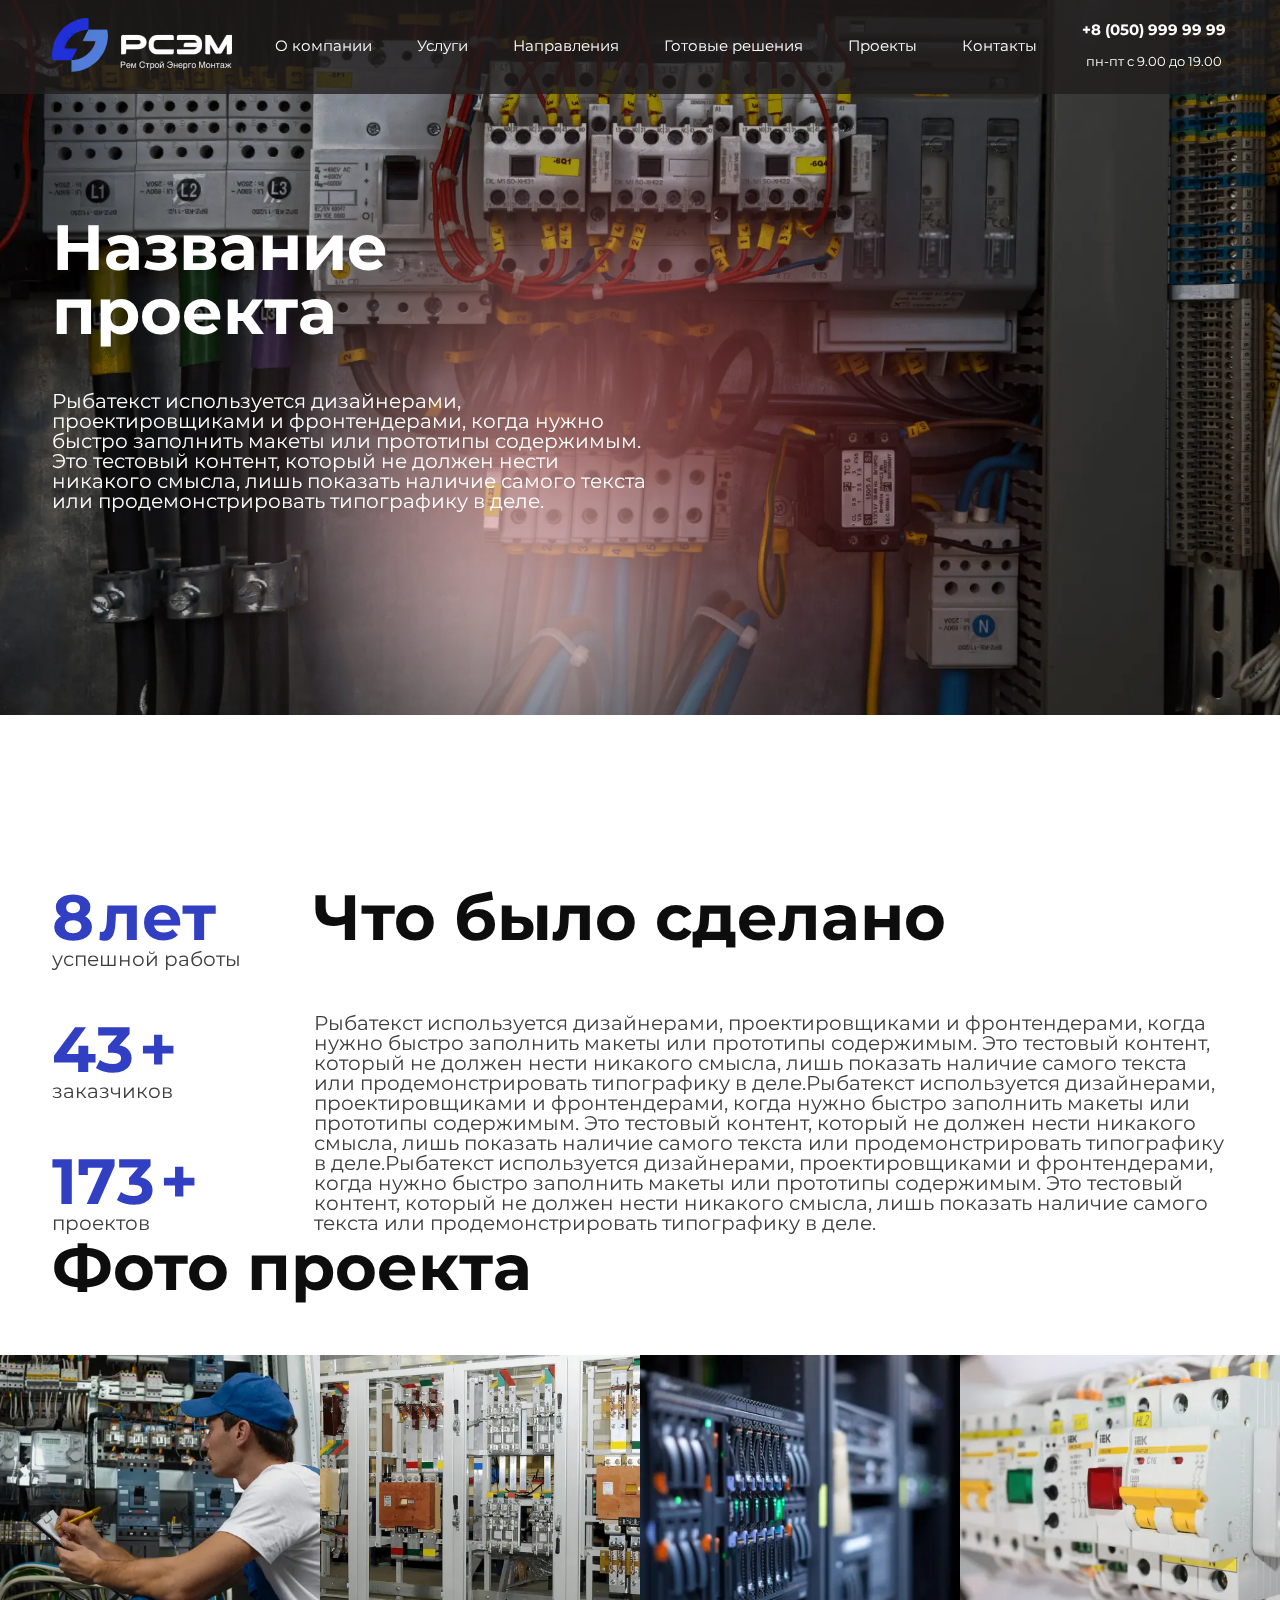
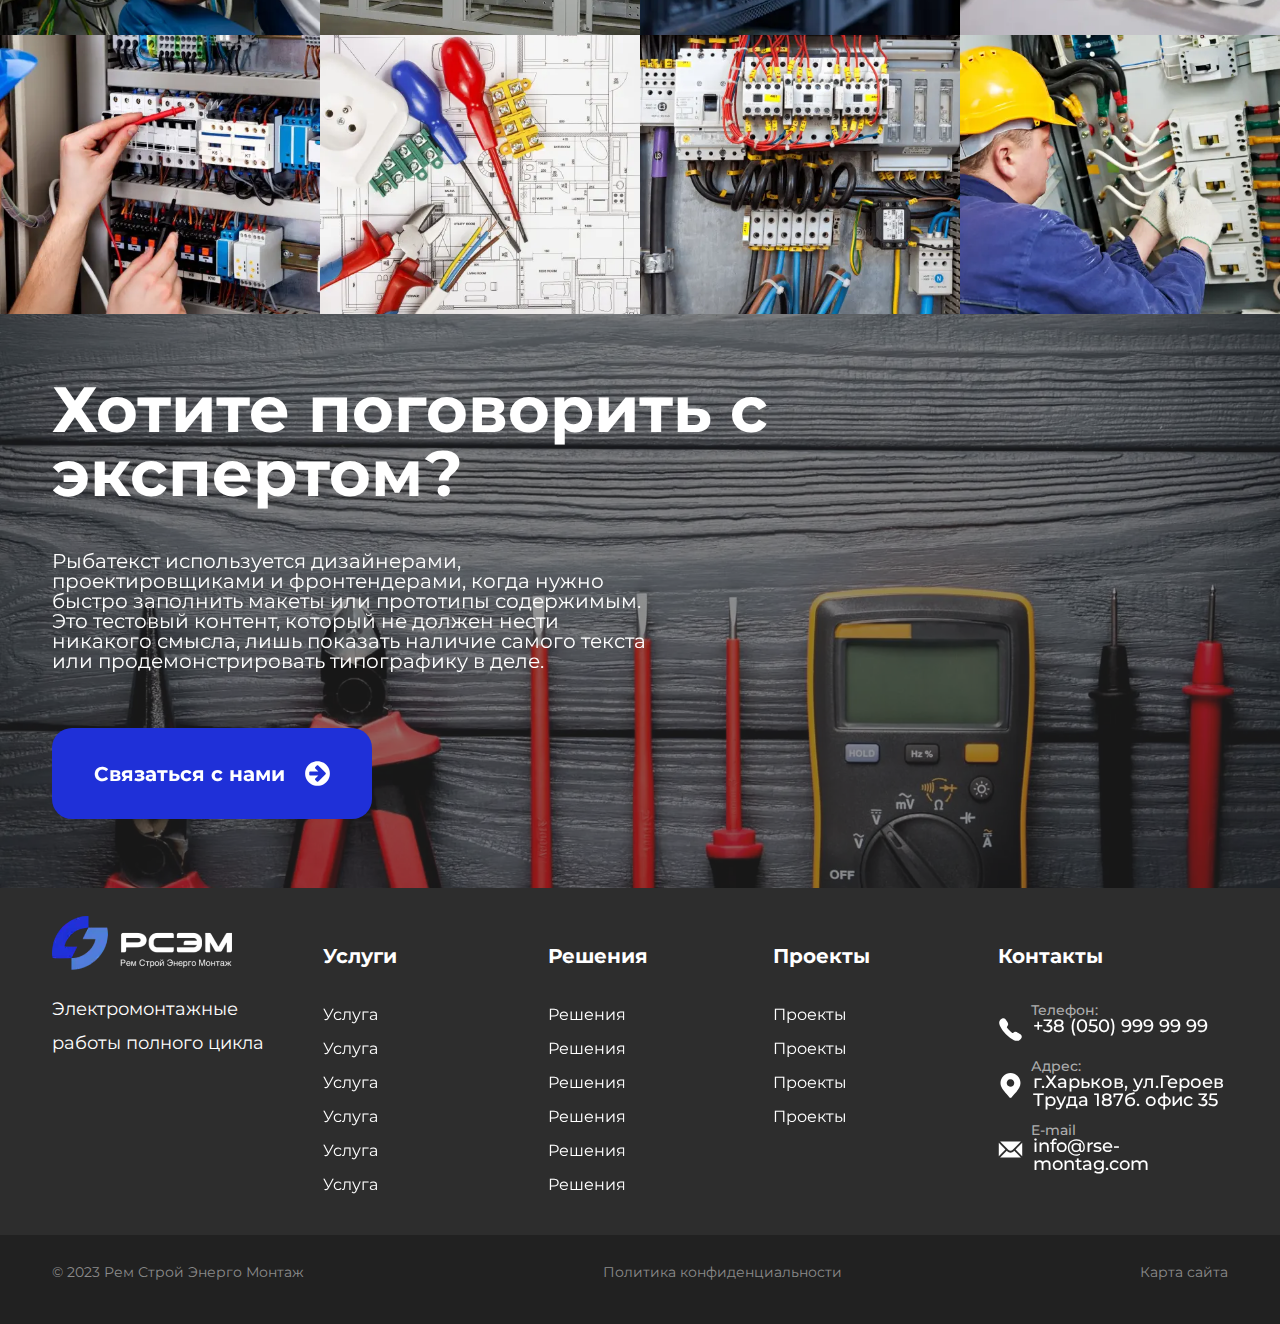
<file: project.html>
<!DOCTYPE html>
<html lang="ru">

<head>
	<title>Проект</title>
	<meta charset="UTF-8">
	<meta name="format-detection" content="telephone=no">
	<style>
		body {
			opacity: 0;
		}
	</style>
	<link rel="stylesheet" href="css/style.min.css?_v=20240906121022">
	<link rel="shortcut icon" href="favicon.ico">
	<!-- <meta name="robots" content="noindex, nofollow"> -->
	<meta name="viewport" content="width=device-width, initial-scale=1.0">
</head>

<body>
	<div class="wrapper">
		<header data-scroll="88" data-scroll-show="1000" class="header">
			<div class="header__container">
				<a href="index.html" class="header__logo"><img src="img/logo.webp" alt="Logo"></a>
				<div class="header__menu menu">
					<button type="button" class="menu__icon icon-menu"><span></span></button>
					<nav class="menu__body">
						<ul class="menu__list">
							<li class="menu__item"><a href="about-company.html" class="menu__link link">О компании</a></li>
							<li class="menu__item"><a href="index.html" class="menu__link link">Услуги</a></li>
							<li class="menu__item"><a href="index.html" class="menu__link link">Направления</a></li>
							<li class="menu__item"><a href="solutions.html" class="menu__link link">Готовые решения</a></li>
							<li class="menu__item"><a href="project.html" class="menu__link link">Проекты</a></li>
							<li class="menu__item"><a href="contact.html" class="menu__link link">Контакты</a></li>
							<li class="menu__item">
								<a href="tel:+380509999999" class="menu__link link menu__link--tell">+8 (050) 999 99 99</a>
								<div class="menu__schedule">пн-пт с 9.00 до 19.00</div>
							</li>
						</ul>
					</nav>
				</div>
			</div>
		</header>
		<main class="page">
			<section data-prlx-parent class="page__project-page project-page">
				<div data-prlx class="project-page__container">
					<h1 class="project-page__title title">Название проекта</h1>
					<div class="project-page__text text">
						<p>
							Рыбатекст используется дизайнерами, проектировщиками и фронтендерами, когда нужно быстро заполнить макеты или прототипы содержимым. Это тестовый контент, который не должен нести никакого смысла, лишь показать наличие самого текста или продемонстрировать типографику в деле.
						</p>
					</div>
				</div>
				<div data-prlx-mouse class="main__decor"><img src="img/main/circle.webp" alt="Decor"></div>
			</section>
			<section data-prlx-parent class="page__completed completed">
				<div class="completed__container">
					<div data-prlx class="completed__content">
						<div data-watch class="completed__counters">
							<div class="main-solutions__item">
								<div class="main-solutions__inner">
									<div data-digits-counter class="main-solutions__counter">10</div>
									<span class="main-solutions__span">лет</span>
								</div>
								<div class="main-solutions__label">успешной работы</div>
							</div>
							<div class="main-solutions__item">
								<div class="main-solutions__inner">
									<div data-digits-counter class="main-solutions__counter">50</div>
									<span class="main-solutions__span">+</span>
								</div>
								<div class="main-solutions__label">заказчиков</div>
							</div>
							<div class="main-solutions__item">
								<div class="main-solutions__inner">
									<div data-digits-counter class="main-solutions__counter">200</div>
									<span class="main-solutions__span">+</span>
								</div>
								<div class="main-solutions__label">проектов</div>
							</div>
						</div>
						<div class="completed__text-block">
							<h3 class="completed__title title">Что было сделано</h3>
							<div class="completed__text text">
								<p>
									Рыбатекст используется дизайнерами, проектировщиками и фронтендерами, когда нужно быстро заполнить макеты или прототипы содержимым. Это тестовый контент, который не должен нести никакого смысла, лишь показать наличие самого текста или продемонстрировать типографику в деле.Рыбатекст используется дизайнерами, проектировщиками и фронтендерами, когда нужно быстро заполнить макеты или прототипы содержимым. Это тестовый контент, который не должен нести никакого смысла, лишь показать наличие самого текста или продемонстрировать типографику в деле.Рыбатекст используется дизайнерами, проектировщиками и фронтендерами, когда нужно быстро заполнить макеты или прототипы содержимым. Это тестовый контент, который не должен нести никакого смысла, лишь показать наличие самого текста или продемонстрировать типографику в деле.
								</p>
							</div>
						</div>
					</div>
				</div>
			</section>
			<section class="page__gallery gallery">
				<div class="gallery__container">
					<h2 class="gallery__title title">Фото проекта</h2>
				</div>
				<div data-gallery class="gallery__items">
					<a href="img/panel/progect01.webp" class="gallery__item"><img src="img/panel/progect01.webp" alt="Project"></a>
					<a href="img/panel/progect02.webp" class="gallery__item"><img src="img/panel/progect02.webp" alt="Project"></a>
					<a href="img/panel/progect03.webp" class="gallery__item"><img src="img/panel/progect03.webp" alt="Project"></a>
					<a href="img/panel/progect04.webp" class="gallery__item"><img src="img/panel/progect04.webp" alt="Project"></a>
					<a href="img/panel/progect05.webp" class="gallery__item"><img src="img/panel/progect05.webp" alt="Project"></a>
					<a href="img/panel/progect06.webp" class="gallery__item"><img src="img/panel/progect06.webp" alt="Project"></a>
					<a href="img/panel/progect07.webp" class="gallery__item"><img src="img/panel/progect07.webp" alt="Project"></a>
					<a href="img/panel/progect08.webp" class="gallery__item"><img src="img/panel/progect08.webp" alt="Project"></a>
				</div>
			</section>
			<section data-prlx-parent class="page__project project">
				<div class="project__main">
					<div data-prlx class="project__container">
						<h2 class="project__title title">Хотите поговорить с экспертом?</h2>
						<div class="project__text text">
							<p>
								Рыбатекст используется дизайнерами, проектировщиками и фронтендерами, когда нужно быстро заполнить макеты или прототипы содержимым. Это тестовый контент, который не должен нести никакого смысла, лишь показать наличие самого текста или продемонстрировать типографику в деле.
							</p>
						</div>
						<a href="contact.html" class="project__link button">Связаться с нами<span><svg>
									<use xlink:href="img/icons/icons.svg#arrow"></use>
								</svg></span></a>
					</div>
				</div>
			</section>
		</main>
		<footer class="footer">
			<div class="footer__main">
				<div class="footer__container">
					<div class="footer__logo">
						<div class="footer__logo-image"><img src="img/logo.webp" alt="Logo"></div>
						<div class="footer__logo-text">
							<p>Электромонтажные работы полного цикла</p>
						</div>
					</div>
					<div data-spollers="767.98,max" class="footer__spollers spollers-footer">
						<details class="spollers-footer__item">
							<summary class="spollers-footer__title">Услуги</summary>
							<nav class="spollers-footer__body">
								<ul class="spollers-footer__list">
									<li class="spollers-footer__item"><a href="#" class="spollers-footer__link link">Услуга </a></li>
									<li class="spollers-footer__item"><a href="#" class="spollers-footer__link link">Услуга </a></li>
									<li class="spollers-footer__item"><a href="#" class="spollers-footer__link link">Услуга </a></li>
									<li class="spollers-footer__item"><a href="#" class="spollers-footer__link link">Услуга </a></li>
									<li class="spollers-footer__item"><a href="#" class="spollers-footer__link link">Услуга </a></li>
									<li class="spollers-footer__item"><a href="#" class="spollers-footer__link link">Услуга </a></li>
								</ul>
							</nav>
						</details>
						<details class="spollers-footer__item">
							<summary class="spollers-footer__title">Решения</summary>
							<nav class="spollers-footer__body">
								<ul class="spollers-footer__list">
									<li class="spollers-footer__item"><a href="#" class="spollers-footer__link link">Решения</a></li>
									<li class="spollers-footer__item"><a href="#" class="spollers-footer__link link">Решения</a></li>
									<li class="spollers-footer__item"><a href="#" class="spollers-footer__link link">Решения</a></li>
									<li class="spollers-footer__item"><a href="#" class="spollers-footer__link link">Решения</a></li>
									<li class="spollers-footer__item"><a href="#" class="spollers-footer__link link">Решения</a></li>
									<li class="spollers-footer__item"><a href="#" class="spollers-footer__link link">Решения</a></li>
								</ul>
							</nav>
						</details>
						<details class="spollers-footer__item">
							<summary class="spollers-footer__title">Проекты</summary>
							<nav class="spollers-footer__body">
								<ul class="spollers-footer__list">
									<li class="spollers-footer__item"><a href="#" class="spollers-footer__link link">Проекты</a></li>
									<li class="spollers-footer__item"><a href="#" class="spollers-footer__link link">Проекты</a></li>
									<li class="spollers-footer__item"><a href="#" class="spollers-footer__link link">Проекты</a></li>
									<li class="spollers-footer__item"><a href="#" class="spollers-footer__link link">Проекты</a></li>
								</ul>
							</nav>
						</details>
						<details class="spollers-footer__item spollers-footer__item--contact">
							<summary class="spollers-footer__title">Контакты</summary>
							<nav class="spollers-footer__body">
								<ul class="spollers-footer__list">
									<li class="spollers-footer__item">
										<div class="spollers-footer__name">Телефон:</div>
										<a href="#" class="spollers-footer__link-contact">
											<svg>
												<use xlink:href="img/icons/icons.svg#tell"></use>
											</svg>
											<span class="link-tell link">+38 (050) 999 99 99</span>
										</a>
									</li>
									<li class="spollers-footer__item">
										<div class="spollers-footer__name">Адрес:</div>
										<a href="#" class="spollers-footer__link-contact">
											<svg>
												<use xlink:href="img/icons/icons.svg#map"></use>
											</svg>
											<span class="link">г.Харьков, ул.Героев Труда 187б. офис 35</span>
										</a>
									</li>
									<li class="spollers-footer__item">
										<div class="spollers-footer__name">E-mail</div>
										<a href="#" class="spollers-footer__link-contact">
											<svg>
												<use xlink:href="img/icons/icons.svg#mail"></use>
											</svg>
											<span class="link">info@rse-montag.com</span>
										</a>
									</li>
								</ul>
							</nav>
						</details>
					</div>
				</div>
			</div>
			<div class="footer__copy">
				<div class="footer__container">
					<a href="#" class="footer__copy--link">© 2023 Рем Строй Энерго Монтаж</a>
					<a href="#" class="footer__copy--link">Политика конфиденциальности</a>
					<a href="#" class="footer__copy--link">Карта сайта</a>
				</div>
			</div>
		</footer>
	</div>
	<script src="js/app.min.js?_v=20240906121022"></script>
</body>

</html>
</file>
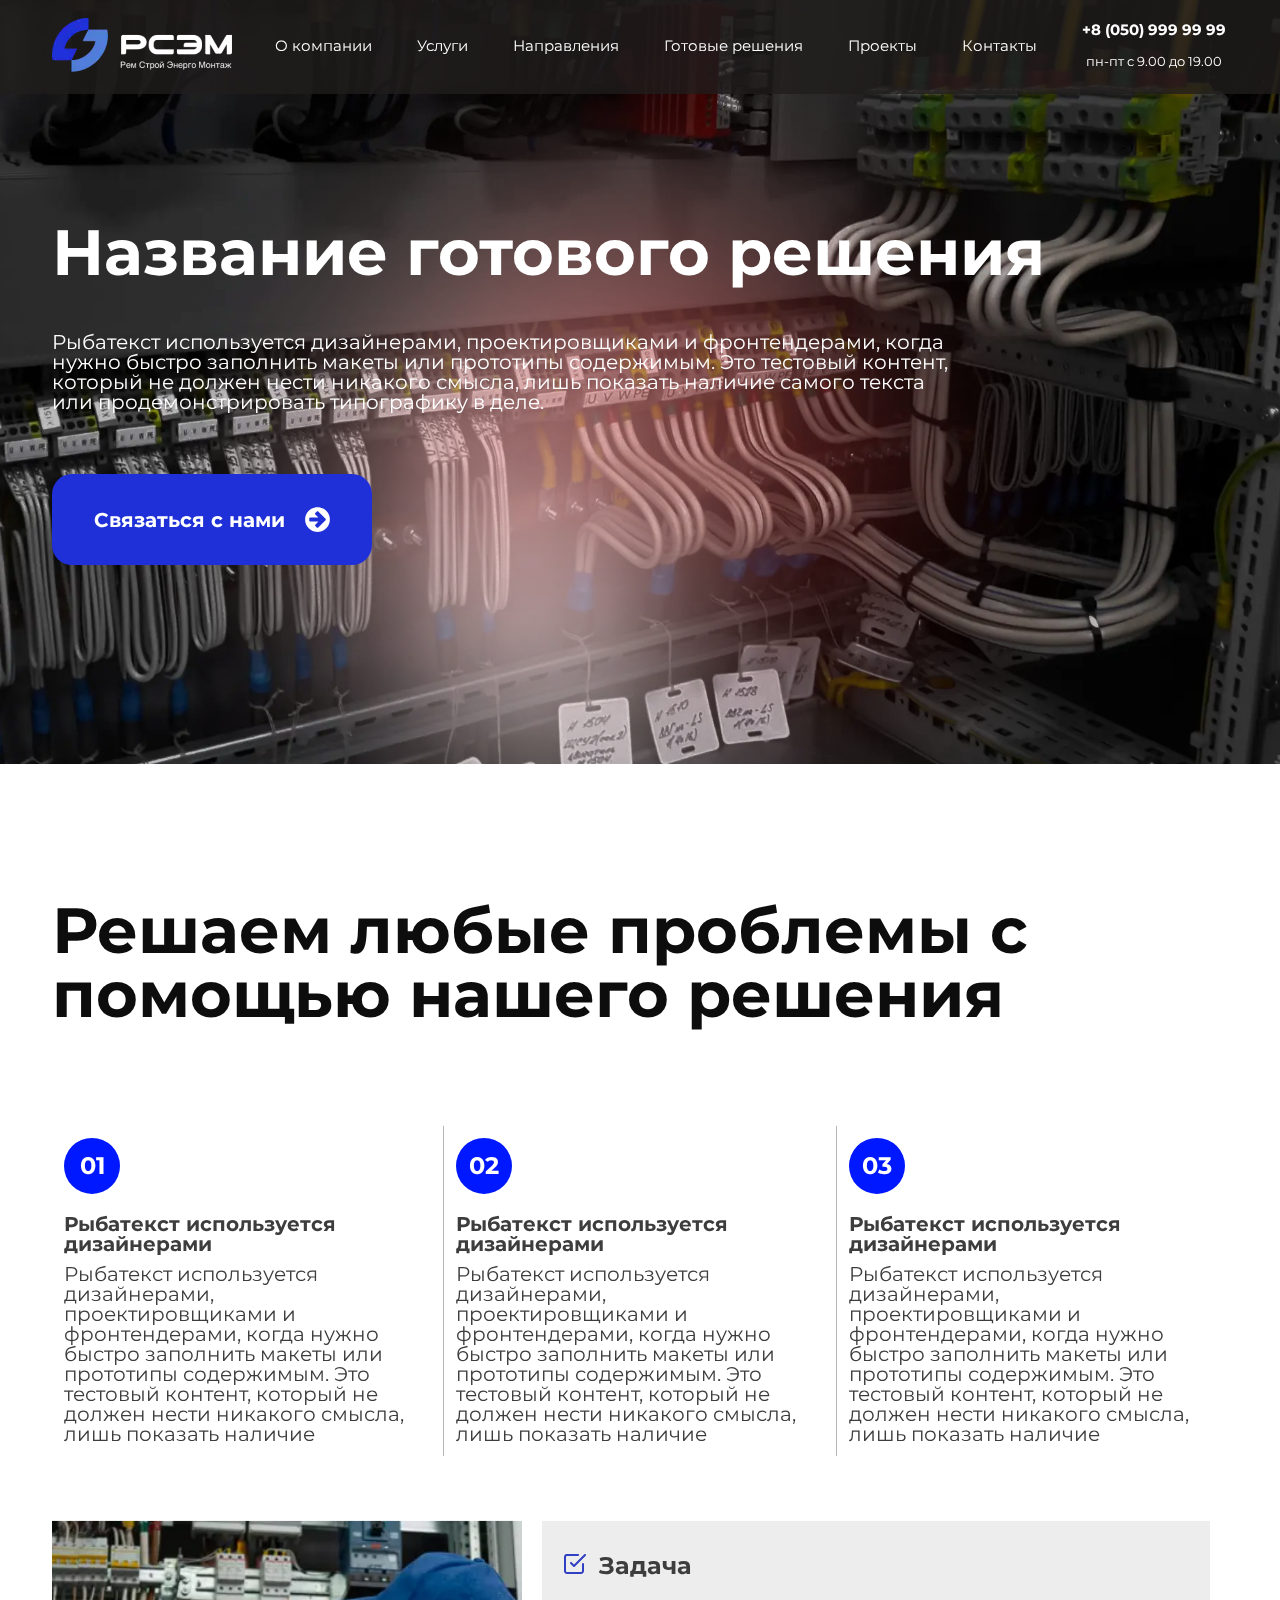
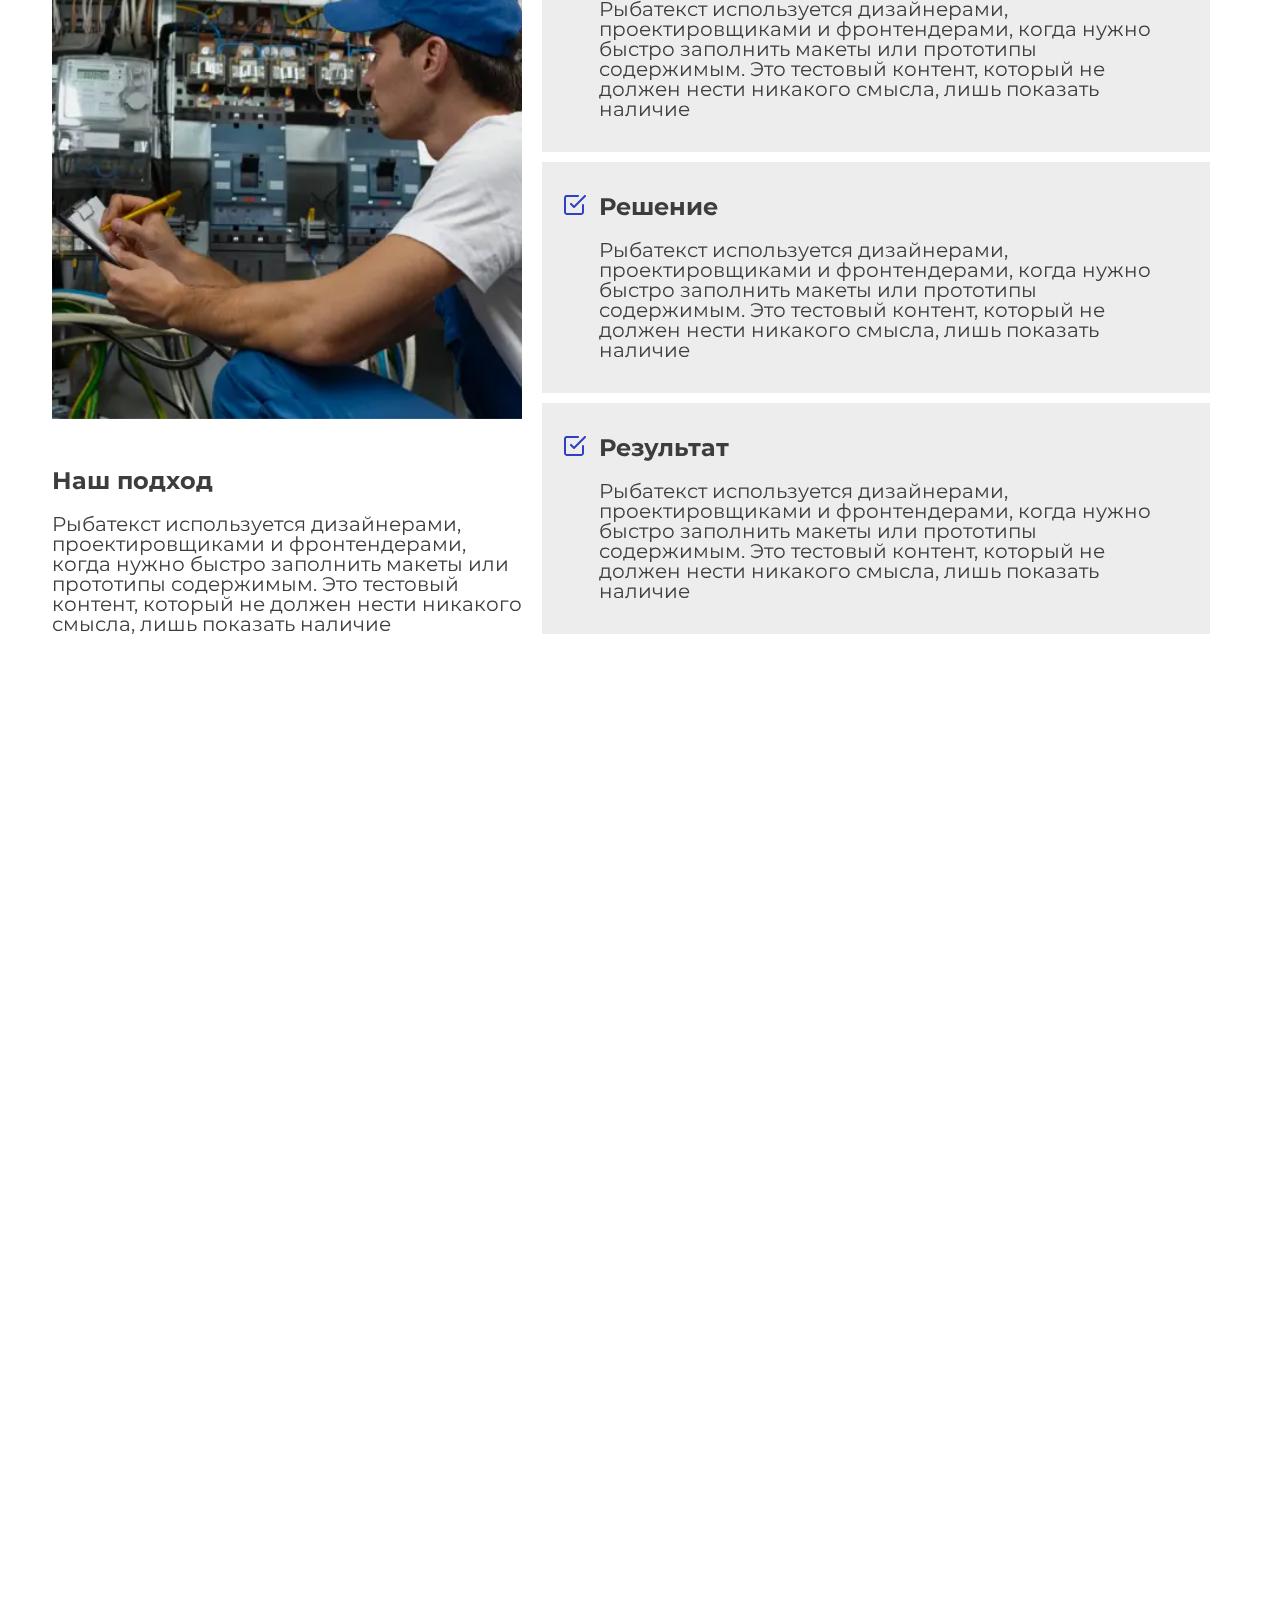
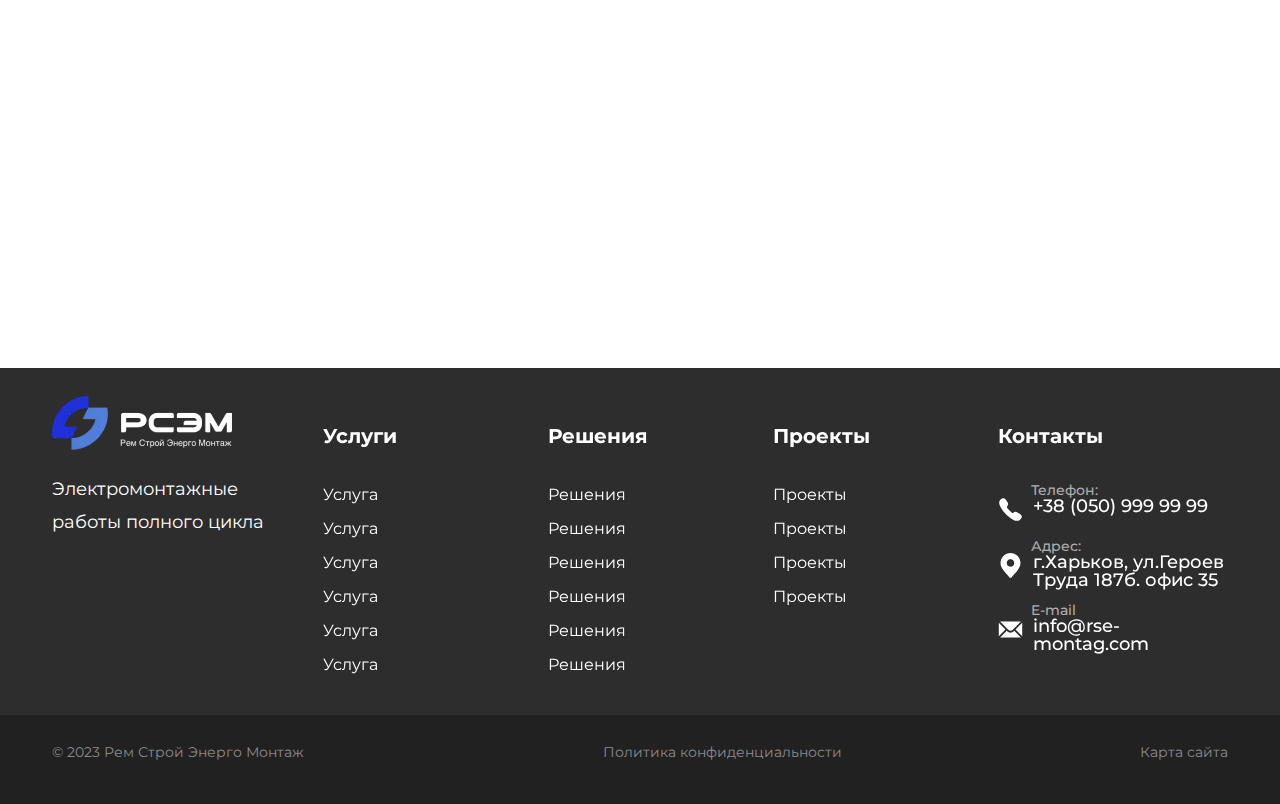
<file: solutions.html>
<!DOCTYPE html>
<html lang="ru">

<head>
	<title>Готовое решение</title>
	<meta charset="UTF-8">
	<meta name="format-detection" content="telephone=no">
	<style>
		body {
			opacity: 0;
		}
	</style>
	<link rel="stylesheet" href="css/style.min.css?_v=20240906121022">
	<link rel="shortcut icon" href="favicon.ico">
	<!-- <meta name="robots" content="noindex, nofollow"> -->
	<meta name="viewport" content="width=device-width, initial-scale=1.0">
</head>

<body>
	<div class="wrapper">
		<header data-scroll="88" data-scroll-show="1000" class="header">
			<div class="header__container">
				<a href="index.html" class="header__logo"><img src="img/logo.webp" alt="Logo"></a>
				<div class="header__menu menu">
					<button type="button" class="menu__icon icon-menu"><span></span></button>
					<nav class="menu__body">
						<ul class="menu__list">
							<li class="menu__item"><a href="about-company.html" class="menu__link link">О компании</a></li>
							<li class="menu__item"><a href="index.html" class="menu__link link">Услуги</a></li>
							<li class="menu__item"><a href="index.html" class="menu__link link">Направления</a></li>
							<li class="menu__item"><a href="solutions.html" class="menu__link link">Готовые решения</a></li>
							<li class="menu__item"><a href="project.html" class="menu__link link">Проекты</a></li>
							<li class="menu__item"><a href="contact.html" class="menu__link link">Контакты</a></li>
							<li class="menu__item">
								<a href="tel:+380509999999" class="menu__link link menu__link--tell">+8 (050) 999 99 99</a>
								<div class="menu__schedule">пн-пт с 9.00 до 19.00</div>
							</li>
						</ul>
					</nav>
				</div>
			</div>
		</header>
		<main class="page">
			<section data-prlx-parent class="page__solutions-page solutions-page">
				<div data-prlx class="solutions-page__container">
					<h1 class="solutions-page__title title">Название готового решения</h1>
					<div class="solutions-page__text text">
						<p>
							Рыбатекст используется дизайнерами, проектировщиками и фронтендерами, когда нужно быстро заполнить макеты или прототипы содержимым. Это тестовый контент, который не должен нести никакого смысла, лишь показать наличие самого текста или продемонстрировать типографику в деле.
						</p>
					</div>
					<a href="contact.html" class="solutions-page__more button">Связаться с нами<span><svg>
								<use xlink:href="img/icons/icons.svg#arrow"></use>
							</svg></span></a>
				</div>
				<div data-prlx-mouse class="main__decor"><img src="img/main/circle.webp" alt="Decor"></div>
			</section>
			<section data-prlx-parent class="page__problem problem">
				<div data-prlx data-coefficient="10" data-watch data-watch-once data-watch-threshold="0.1" class="problem__container">
					<h2 class="problem__title title">Решаем любые проблемы с помощью нашего решения</h2>
					<ol class="problem__list">
						<li class="problem__item item-problem">
							<div class="item-problem__body">
								<h4 class="item-problem__label">Рыбатекст используется дизайнерами</h4>
								<div class="item-problem__text text">
									<p>
										Рыбатекст используется дизайнерами, проектировщиками и фронтендерами, когда нужно быстро заполнить макеты или прототипы содержимым. Это тестовый контент, который не должен нести никакого смысла, лишь показать наличие
									</p>
								</div>
							</div>
						</li>
						<li class="problem__item item-problem">
							<div class="item-problem__body">
								<h4 class="item-problem__label">Рыбатекст используется дизайнерами</h4>
								<div class="item-problem__text text">
									<p>
										Рыбатекст используется дизайнерами, проектировщиками и фронтендерами, когда нужно быстро заполнить макеты или прототипы содержимым. Это тестовый контент, который не должен нести никакого смысла, лишь показать наличие
									</p>
								</div>
							</div>
						</li>
						<li class="problem__item item-problem">
							<div class="item-problem__body">
								<h4 class="item-problem__label">Рыбатекст используется дизайнерами</h4>
								<div class="item-problem__text text">
									<p>
										Рыбатекст используется дизайнерами, проектировщиками и фронтендерами, когда нужно быстро заполнить макеты или прототипы содержимым. Это тестовый контент, который не должен нести никакого смысла, лишь показать наличие
									</p>
								</div>
							</div>
						</li>
					</ol>
					<div class="problem__steps steps-problem">
						<div class="steps-problem__approach">
							<div class="steps-problem__image"><img src="img/panel/progect01.webp" alt="Image"></div>
							<div class="steps-problem__content">
								<h5 class="steps-problem__label">Наш подход</h5>
								<div class="steps-problem__text text">
									<p>
										Рыбатекст используется дизайнерами, проектировщиками и фронтендерами, когда нужно быстро заполнить макеты или прототипы содержимым. Это тестовый контент, который не должен нести никакого смысла, лишь показать наличие
									</p>
								</div>
							</div>
						</div>
						<div class="steps-problem__items">
							<div class="steps-problem__item">
								<div class="steps-problem__icon"><svg>
										<use xlink:href="img/icons/icons.svg#check"></use>
									</svg></div>
								<div class="steps-problem__content">
									<h5 class="steps-problem__label">Задача</h5>
									<div class="steps-problem__text text">
										<p>
											Рыбатекст используется дизайнерами, проектировщиками и фронтендерами, когда нужно быстро заполнить макеты или прототипы содержимым. Это тестовый контент, который не должен нести никакого смысла, лишь показать наличие
										</p>
									</div>
								</div>
							</div>
							<div class="steps-problem__item">
								<div class="steps-problem__icon"><svg>
										<use xlink:href="img/icons/icons.svg#check"></use>
									</svg></div>
								<div class="steps-problem__content">
									<h5 class="steps-problem__label">Решение</h5>
									<div class="steps-problem__text text">
										<p>
											Рыбатекст используется дизайнерами, проектировщиками и фронтендерами, когда нужно быстро заполнить макеты или прототипы содержимым. Это тестовый контент, который не должен нести никакого смысла, лишь показать наличие
										</p>
									</div>
								</div>
							</div>
							<div class="steps-problem__item">
								<div class="steps-problem__icon"><svg>
										<use xlink:href="img/icons/icons.svg#check"></use>
									</svg></div>
								<div class="steps-problem__content">
									<h5 class="steps-problem__label">Результат</h5>
									<div class="steps-problem__text text">
										<p>
											Рыбатекст используется дизайнерами, проектировщиками и фронтендерами, когда нужно быстро заполнить макеты или прототипы содержимым. Это тестовый контент, который не должен нести никакого смысла, лишь показать наличие
										</p>
									</div>
								</div>
							</div>
						</div>
					</div>
				</div>
			</section>
			<section data-watch data-watch-once class="page__result result">
				<div class="result__container">
					<h2 class="result__title title">Проекты реализованные с данным решением</h2>
				</div>
				<div class="completed__images-items">
					<div class="completed__image-item"><img src="img/panel/progect01.webp" alt="Progect"></div>
					<div data-prlx-parent class="completed__image-item">
						<h4 data-prlx data-coefficient="20" class="completed__image-item-title">Название проектa</h4>
						<div data-prlx data-coefficient="20" class="completed__image-item-text text">
							<p>
								Рыбатекст используется дизайнерами, проектировщиками и фронтендерами, когда нужно быстро заполнить макеты или прототипы содержимым. Это тестовый контент, который не должен нести никакого смысла, лишь показать наличие самого текста или продемонстрировать типографику в деле.
							</p>
						</div>
					</div>
					<div class="completed__image-item"><img src="img/panel/progect02.webp" alt="Progect"></div>
					<div class="completed__image-item"><img src="img/panel/progect03.webp" alt="Progect"></div>
					<div class="completed__image-item"><img src="img/panel/progect04.webp" alt="Progect"></div>
					<div class="completed__image-item"><img src="img/panel/progect05.webp" alt="Progect"></div>
				</div>
			</section>
		</main>
		<footer class="footer">
			<div class="footer__main">
				<div class="footer__container">
					<div class="footer__logo">
						<div class="footer__logo-image"><img src="img/logo.webp" alt="Logo"></div>
						<div class="footer__logo-text">
							<p>Электромонтажные работы полного цикла</p>
						</div>
					</div>
					<div data-spollers="767.98,max" class="footer__spollers spollers-footer">
						<details class="spollers-footer__item">
							<summary class="spollers-footer__title">Услуги</summary>
							<nav class="spollers-footer__body">
								<ul class="spollers-footer__list">
									<li class="spollers-footer__item"><a href="#" class="spollers-footer__link link">Услуга </a></li>
									<li class="spollers-footer__item"><a href="#" class="spollers-footer__link link">Услуга </a></li>
									<li class="spollers-footer__item"><a href="#" class="spollers-footer__link link">Услуга </a></li>
									<li class="spollers-footer__item"><a href="#" class="spollers-footer__link link">Услуга </a></li>
									<li class="spollers-footer__item"><a href="#" class="spollers-footer__link link">Услуга </a></li>
									<li class="spollers-footer__item"><a href="#" class="spollers-footer__link link">Услуга </a></li>
								</ul>
							</nav>
						</details>
						<details class="spollers-footer__item">
							<summary class="spollers-footer__title">Решения</summary>
							<nav class="spollers-footer__body">
								<ul class="spollers-footer__list">
									<li class="spollers-footer__item"><a href="#" class="spollers-footer__link link">Решения</a></li>
									<li class="spollers-footer__item"><a href="#" class="spollers-footer__link link">Решения</a></li>
									<li class="spollers-footer__item"><a href="#" class="spollers-footer__link link">Решения</a></li>
									<li class="spollers-footer__item"><a href="#" class="spollers-footer__link link">Решения</a></li>
									<li class="spollers-footer__item"><a href="#" class="spollers-footer__link link">Решения</a></li>
									<li class="spollers-footer__item"><a href="#" class="spollers-footer__link link">Решения</a></li>
								</ul>
							</nav>
						</details>
						<details class="spollers-footer__item">
							<summary class="spollers-footer__title">Проекты</summary>
							<nav class="spollers-footer__body">
								<ul class="spollers-footer__list">
									<li class="spollers-footer__item"><a href="#" class="spollers-footer__link link">Проекты</a></li>
									<li class="spollers-footer__item"><a href="#" class="spollers-footer__link link">Проекты</a></li>
									<li class="spollers-footer__item"><a href="#" class="spollers-footer__link link">Проекты</a></li>
									<li class="spollers-footer__item"><a href="#" class="spollers-footer__link link">Проекты</a></li>
								</ul>
							</nav>
						</details>
						<details class="spollers-footer__item spollers-footer__item--contact">
							<summary class="spollers-footer__title">Контакты</summary>
							<nav class="spollers-footer__body">
								<ul class="spollers-footer__list">
									<li class="spollers-footer__item">
										<div class="spollers-footer__name">Телефон:</div>
										<a href="#" class="spollers-footer__link-contact">
											<svg>
												<use xlink:href="img/icons/icons.svg#tell"></use>
											</svg>
											<span class="link-tell link">+38 (050) 999 99 99</span>
										</a>
									</li>
									<li class="spollers-footer__item">
										<div class="spollers-footer__name">Адрес:</div>
										<a href="#" class="spollers-footer__link-contact">
											<svg>
												<use xlink:href="img/icons/icons.svg#map"></use>
											</svg>
											<span class="link">г.Харьков, ул.Героев Труда 187б. офис 35</span>
										</a>
									</li>
									<li class="spollers-footer__item">
										<div class="spollers-footer__name">E-mail</div>
										<a href="#" class="spollers-footer__link-contact">
											<svg>
												<use xlink:href="img/icons/icons.svg#mail"></use>
											</svg>
											<span class="link">info@rse-montag.com</span>
										</a>
									</li>
								</ul>
							</nav>
						</details>
					</div>
				</div>
			</div>
			<div class="footer__copy">
				<div class="footer__container">
					<a href="#" class="footer__copy--link">© 2023 Рем Строй Энерго Монтаж</a>
					<a href="#" class="footer__copy--link">Политика конфиденциальности</a>
					<a href="#" class="footer__copy--link">Карта сайта</a>
				</div>
			</div>
		</footer>
	</div>
	<script src="js/app.min.js?_v=20240906121022"></script>
</body>

</html>
</file>
<file: css/style.min.css>
@import url(https://fonts.googleapis.com/css?family=Montserrat:regular,500,600,700&display=swap);*{padding:0;margin:0;border:0}*,*::after,*::before{box-sizing:border-box}*::after,*::before{display:inline-block}body,html{height:100%;min-width:320px}body{color:#3d3d3d;line-height:1;font-family:Montserrat;font-size:1.25rem;-ms-text-size-adjust:100%;-moz-text-size-adjust:100%;-webkit-text-size-adjust:100%;-webkit-font-smoothing:antialiased;-moz-osx-font-smoothing:grayscale}button,input,textarea{font-family:Montserrat;font-size:inherit;line-height:inherit;color:inherit;background-color:rgba(0,0,0,0)}input,textarea{width:100%}label{display:inline-block}button,option,select{cursor:pointer}a{display:inline-block;color:inherit;text-decoration:none}ul li{list-style:none}img{vertical-align:top}h1,h2,h3,h4,h5,h6{font-weight:inherit;font-size:inherit}.lock body{overflow:hidden;touch-action:none;-ms-scroll-chaining:none;overscroll-behavior:none}.loaded body{transition:all .8s;opacity:1}.wrapper{min-height:100%;display:flex;flex-direction:column;overflow:hidden}@supports (overflow:clip){.wrapper{overflow:clip}}.wrapper>main{flex:1 1 auto}.wrapper>*{min-width:0}[class*=__container]{max-width:75.375rem;margin:0 auto;padding:0 .9375rem}[class*="--gc"]{display:grid;min-width:0;grid-template-columns:.9375rem 1fr minmax(auto,73.5rem) 1fr .9375rem}[class*="--gc"]>*{min-width:0;grid-column:3/4}.icon-menu{display:none}.ibg{width:100%;height:100%;-o-object-fit:cover;object-fit:cover}.ibg--top{-o-object-position:top;object-position:top}.ibg--bottom{-o-object-position:bottom;object-position:bottom}.ibg--left{-o-object-position:left;object-position:left}.ibg--right{-o-object-position:right;object-position:right}.ibg--contain{-o-object-fit:contain;object-fit:contain}.title{font-weight:700;color:#0d0d0d}.button{border-radius:1.25rem;background:#1f30d8;font-weight:700;padding-left:2.625rem;padding-right:2.625rem;display:inline-flex;align-items:center;justify-content:center;gap:1.25rem;transition:background .4s}.button span{width:1.5625rem;height:1.5625rem;transition:-webkit-transform .6s;transition:transform .6s;transition:transform .6s,-webkit-transform .6s}.button svg{width:100%;height:100%}.link{cursor:pointer;text-decoration:none;border-bottom:0;position:relative;display:inline-block;-webkit-transform:translate3d(0,0,0);transform:translate3d(0,0,0);transition:color .5s,-webkit-transform 1s;transition:transform 1s,color .5s;transition:transform 1s,color .5s,-webkit-transform 1s;transition-timing-function:cubic-bezier(.2,1,.3,1)}.link::before{content:"";position:absolute;z-index:-1;top:100%;width:100%;height:1px;-webkit-transform:scale3d(0,1,1);transform:scale3d(0,1,1);-webkit-transform-origin:100% 50%;transform-origin:100% 50%;transition:-webkit-transform .5s;transition:transform .5s;transition:transform .5s,-webkit-transform .5s;transition-timing-function:cubic-bezier(.2,1,.3,1);background:#fff}.map iframe{width:100vw;height:50vh}.image-label{text-transform:uppercase;font-weight:700;background-image:url(../img/solutions/background-clip.webp);background-position:center;background-size:cover;-webkit-background-clip:text;background-clip:text;color:transparent}.header{position:absolute;width:100%;z-index:50;background:rgba(32,29,29,.8);padding-top:1.125rem;padding-bottom:1.375rem;transition:top 2s ease 0s}.header._header-scroll{position:fixed;top:-200%}.header._header-show{transition:top .8s ease 0s;top:0}.header__container{color:#fff;display:flex;gap:2.5rem;align-items:center;justify-content:space-between}.header__logo{flex-shrink:0;position:relative;z-index:50}.header__logo img{width:100%}.menu__list{display:flex;flex-wrap:wrap;-webkit-column-gap:2.8125rem;-moz-column-gap:2.8125rem;column-gap:2.8125rem;row-gap:1.25rem;align-items:center;justify-content:center}.menu__item{display:flex;flex-direction:column;justify-content:center;align-items:center}.menu__schedule{font-weight:400;font-size:.8125rem;margin-top:1.125rem}.menu__link{font-size:.9375rem}.menu__link--tell{font-weight:700}.footer__main{background-color:#2d2d2d;color:#fff;padding-top:1.75rem;padding-bottom:1.75rem}.footer__container{display:flex;-webkit-column-gap:2.5rem;-moz-column-gap:2.5rem;column-gap:2.5rem;row-gap:3.75rem;justify-content:space-between}.footer__logo{display:flex;flex-direction:column;gap:1.4375rem}.footer__logo-image img{width:100%}.footer__logo-text{line-height:187%}.footer__spollers{flex-grow:1}.footer__copy{padding-top:1.875rem;padding-bottom:2.8125rem;background-color:#212121;color:#8b8b8b}.footer__copy--link{transition:color .3s}.link-tell{white-space:nowrap}.spollers-footer{display:grid;grid-template-columns:1fr 1fr 1fr auto;gap:1.25rem}.spollers-footer__item:not(:last-child){margin-bottom:.875rem}.spollers-footer__title{cursor:default;font-weight:700;list-style:none;position:relative}.spollers-footer__title::-webkit-details-marker,.spollers-footer__title::marker{display:none}._spoller-init .spollers-footer__title{cursor:pointer}._spoller-init .spollers-footer__title::after,._spoller-init .spollers-footer__title::before{content:"";position:absolute;right:18px;top:50%;background-color:#fff;height:2px;width:8px;transition:-webkit-transform .5s ease 0s;transition:transform .5s ease 0s;transition:transform .5s ease 0s,-webkit-transform .5s ease 0s}._spoller-init .spollers-footer__title::before{-webkit-transform:translate(-75%,-50%) rotate(40deg);transform:translate(-75%,-50%) rotate(40deg)}._spoller-init .spollers-footer__title::after{-webkit-transform:translate(0,-50%) rotate(-40deg);transform:translate(0,-50%) rotate(-40deg)}._spoller-init .spollers-footer__title._spoller-active::before{-webkit-transform:translateX(-75%) rotate(-40deg);transform:translateX(-75%) rotate(-40deg)}._spoller-init .spollers-footer__title._spoller-active::after{-webkit-transform:rotate(40deg);transform:rotate(40deg)}.spollers-footer__name{color:#adadad;font-weight:500;padding-left:2.0625rem}.spollers-footer__link-contact{display:inline-flex;align-items:flex-start;gap:.625rem}.spollers-footer__link-contact span{font-weight:500}.spollers-footer__link-contact svg{max-width:1.5625rem;max-height:1.5625rem;width:100%;height:100%}.page{transition:all .5s}.page__solutions{background:#fff}.page__project{background:#fff}.menu-open .page{-webkit-filter:blur(.3125rem);filter:blur(.3125rem)}.main{overflow:hidden;background:url(../img/main/bg-image.webp) center/cover no-repeat;position:relative}.main::before{content:"";position:absolute;width:100%;height:100%;top:0;left:0;background:rgba(45,45,45,.6)}.main__container{position:relative;z-index:5;color:#fff}.main__title{font-weight:700;text-transform:uppercase}.main__label{display:inline-block;background-color:#1f30d8;font-weight:700;padding:.625rem 1.25rem}.main__text{max-width:34.6875rem}.main__sociale{position:fixed;top:50%;right:.3125rem;-webkit-transform:translateY(-50%);transform:translateY(-50%);display:flex;flex-direction:column;align-items:center}.main__sociale-link{transition:-webkit-transform .3s;transition:transform .3s;transition:transform .3s,-webkit-transform .3s}.main__sociale-link svg{width:100%;height:100%}.main__sociale-label{-webkit-writing-mode:vertical-lr;-ms-writing-mode:tb-lr;writing-mode:vertical-lr;font-weight:600}.main__decor{aspect-ratio:1/1;position:absolute;top:0;right:10%}.main__decor img{width:100%;height:100%}.solutions__items{display:grid;-webkit-column-gap:1.375rem;-moz-column-gap:1.375rem;column-gap:1.375rem;row-gap:1.625rem;grid-template-columns:repeat(3,1fr);opacity:0;-webkit-transform:translateY(10%);transform:translateY(10%)}.solutions__items._watcher-view{transition:all .8s;opacity:1;-webkit-transform:translateY(0);transform:translateY(0)}.solutions__item{overflow:hidden;position:relative;color:#fff;height:17.125rem}.solutions__item img{position:absolute;-o-object-fit:cover;object-fit:cover;width:100%;height:100%;top:0;left:0;transition:-webkit-transform .5s;transition:transform .5s;transition:transform .5s,-webkit-transform .5s}.solutions__item:nth-child(4),.solutions__item:nth-child(9){grid-column:span 2}.solutions__link{position:absolute;bottom:1.5625rem;left:1.5625rem;right:1.5625rem;font-weight:700;text-shadow:2px 2px 1px #3d3d3d}.solutions__link svg{width:1rem;height:1rem;transition:-webkit-transform .6s;transition:transform .6s;transition:transform .6s,-webkit-transform .6s;margin-left:.625rem;-webkit-filter:drop-shadow(2px 2px 1px #3d3d3d);filter:drop-shadow(2px 2px 1px #3d3d3d)}.main-solutions__body{display:grid;grid-template-columns:1fr -webkit-min-content;grid-template-columns:1fr min-content}.main-solutions__content{order:1}.main-solutions__link{color:#fff}.main-solutions__image-label{order:2;-webkit-transform:translateY(-23%);transform:translateY(-23%)}.main-solutions__counters{white-space:wrap;display:grid;grid-template-columns:repeat(3,-webkit-min-content);grid-template-columns:repeat(3,min-content)}.main-solutions__item{display:flex;flex-direction:column;align-items:flex-start}.main-solutions__inner{display:flex;gap:.3125rem;color:#313fc2;font-weight:700}.main-solutions__label{text-wrap:nowrap}.item-solutions-blue{background-color:#0018ff;padding:1.25rem 2.5rem}.item-solutions-blue__label{font-weight:700;margin-bottom:1.25rem}.item-solutions-blue__content{display:flex;gap:1.25rem;justify-content:space-between}.item-solutions-blue__inner{display:flex;gap:1.25rem;flex-direction:column;align-items:flex-start;justify-content:space-between}.item-solutions-blue__link{background-color:#fff;color:#0018ff;border:.0625rem solid #fff}.item-solutions-blue__icon{flex:0 0 24.8%}.item-solutions-blue__icon svg{width:100%;height:100%;color:#000}.project__main{overflow:hidden;padding-top:3.9375rem;padding-bottom:4.3125rem;position:relative;background:url(../img/project/bg-project.webp) center/cover no-repeat}.project__main::before{content:"";position:absolute;width:100%;height:100%;top:0;left:0;background:rgba(45,45,45,.5)}.project__container{color:#fff;position:relative}.project__title{color:#fff;max-width:48.75rem;margin-bottom:2.875rem}.project__content{overflow:hidden;position:relative}.project__text-block-title{margin-bottom:2.3125rem}.project__text-block-text{color:#3d3d3d}.project__image img{width:100%;height:100%;-o-object-fit:cover;object-fit:cover;-o-object-position:top;object-position:top}.contact{overflow:hidden;background:url(../img/contact/bg-image.webp) center/cover no-repeat;position:relative}.contact__container{position:relative;z-index:5;display:grid;grid-template-columns:auto 29.6875rem;gap:1.25rem;color:#fff}.contact__content{max-width:37.8125rem;-webkit-transform:translateX(-100%);transform:translateX(-100%);opacity:0}._watcher-view .contact__content{opacity:1;-webkit-transform:translateX(0);transform:translateX(0);transition:all .5s ease .5s}.contact__title{color:#fff;margin-bottom:.75rem}.contact__text{margin-bottom:3.125rem}.contact__item:not(:last-child){margin-bottom:2.25rem}.contact__item-label{font-weight:500;color:#8b8b8b;padding-left:2.25rem;margin-bottom:.375rem}.contact__item-link{display:inline-flex;align-items:center;gap:.625rem}.contact__item-link svg{color:#0018ff;width:1.5625rem;height:1.5625rem;transition:-webkit-transform .5s;transition:transform .5s;transition:transform .5s,-webkit-transform .5s}.contact__form{overflow:hidden;position:relative;padding:1.875rem 1.25rem 1.25rem 1.25rem;border-radius:1.875rem;box-shadow:0 4px 20px 0 rgba(0,0,0,.1);-webkit-transform:translateX(100%);transform:translateX(100%);opacity:0}._watcher-view .contact__form{opacity:1;-webkit-transform:translateX(0);transform:translateX(0);transition:all .5s ease .5s}.contact__form::before{content:"";position:absolute;z-index:-1;width:100%;height:100%;top:0;left:0;background:linear-gradient(180deg,rgba(229,233,236,.5) 0,rgba(229,233,236,.5) 100%);opacity:.7}.contact__form-label{font-weight:700;margin-bottom:1.875rem;padding-left:.9375rem}.contact__form-text{padding-left:.9375rem;margin-bottom:1.875rem;line-height:111%}.contact__form-input{background-color:#fff;border-radius:1.875rem;margin-bottom:1.5625rem;line-height:100%;color:#0d0d0d}.contact__form-input:invalid{outline-color:red}.contact__form-input:valid{outline-color:#0018ff}.contact__form-button{width:100%}.page__help{background:#fff}.page__sertificate{background:#fff}.about{overflow:hidden;background:url(../img/about/bg-about.webp) top/cover no-repeat;position:relative}.about__container{position:relative;z-index:5;color:#fff}.about__title{color:#fff;margin-bottom:3rem}.about__text{max-width:37.8125rem}.help__main{opacity:0;-webkit-transform:translateY(10%);transform:translateY(10%)}.help__main._watcher-view{transition:all .8s;opacity:1;-webkit-transform:translateY(0);transform:translateY(0)}.main-help__headlines{display:flex;align-items:center;justify-content:space-between;gap:1.25rem}.main-help__text{display:flex}.history-help__title{color:#0d0d0d;font-weight:700}.history-help__items{display:flex;flex-direction:column;row-gap:.3125rem;position:relative}.history-help__items::before{content:"";position:absolute;width:.25rem;border-radius:1.875rem;height:82%;top:0;left:50%;background:#d9d9d9;-webkit-transform:translateX(-50%);transform:translateX(-50%)}.history-help__item{position:relative}.history-help__item::before{content:"";position:absolute;width:.8125rem;height:.8125rem;border-radius:50%;top:0;background:#0018ff}.history-help__item:nth-child(2n-1){text-align:right;align-self:flex-start}.history-help__item:nth-child(2n-1) .history-help__item-content{opacity:0;-webkit-transform:translateX(-100%);transform:translateX(-100%)}.history-help__item:nth-child(2n-1)._watcher-view .history-help__item-content{opacity:1;-webkit-transform:translateX(0);transform:translateX(0);transition:all .8s}.history-help__item:nth-child(2n-1)::before{right:-.40625rem}.history-help__item:nth-child(2n-1) .history-help__item-content{margin-right:auto}.history-help__item:nth-child(2n){text-align:left;align-self:flex-end}.history-help__item:nth-child(2n) .history-help__item-content{opacity:0;-webkit-transform:translateX(100%);transform:translateX(100%)}.history-help__item:nth-child(2n)._watcher-view .history-help__item-content{opacity:1;-webkit-transform:translateX(0);transform:translateX(0);transition:all .8s}.history-help__item:nth-child(2n)::before{left:-.40625rem}.history-help__item:nth-child(2n) .history-help__item-content{margin-left:auto}.history-help__item-content{padding:1rem 1.875rem;border-radius:1.25rem;box-shadow:0 4px 20px 0 rgba(0,0,0,.1)}.history-help__years{color:#313fc2;font-weight:700;margin-bottom:.3125rem}.responsibility-help{display:flex;align-items:flex-start;justify-content:space-between;gap:1.75rem}.responsibility-help__content{flex:1 1 54.4%}.responsibility-help__title{margin-bottom:2.3125rem}.responsibility-help__image{flex:1 1 39.357%}.responsibility-help__image img{width:100%;height:100%;aspect-ratio:500/548;-o-object-fit:cover;object-fit:cover}.sertificate__container{opacity:0;-webkit-transform:translateY(20%);transform:translateY(20%)}._watcher-view .sertificate__container{opacity:1;-webkit-transform:translateY(0);transform:translateY(0);transition:all .8s}.sertificate__title{margin-bottom:2.875rem;width:30rem}.sertificate__slide img{width:100%;height:100%;aspect-ratio:192/253;-o-object-fit:cover;object-fit:cover}.page__completed{background:#fff}.panel{overflow:hidden;position:relative;background:url(../img/panel/bg-panel.webp) center/cover no-repeat}.panel__container{color:#fff;position:relative;z-index:5}.panel__title{color:#fff;margin-bottom:3rem}.completed__content{display:flex;-webkit-column-gap:4.5625rem;-moz-column-gap:4.5625rem;column-gap:4.5625rem;row-gap:1.25rem}.completed__counters{display:flex;gap:.625rem;flex-direction:column;justify-content:space-between}.completed__text p:not(:last-child){margin-bottom:.625rem}.completed__images-items{display:grid;grid-template-columns:repeat(3,1fr);grid-template-rows:repeat(2,1fr)}.completed__image-item{background:#1f30d8;color:#fff;display:flex;flex-direction:column;justify-content:space-between}.completed__image-item img{width:100%;height:100%;-o-object-fit:cover;object-fit:cover}.completed__image-item-title{font-weight:700;line-height:83%;margin-bottom:2.25rem}.completed__image-item-text{line-height:150%}.page__gallery{background-color:#fff}.project-page{overflow:hidden;position:relative;background:url(../img/project-page/bg-project-page.webp) center/cover no-repeat}.project-page__container{color:#fff;position:relative;z-index:5}.project-page__title{color:#fff;margin-bottom:3rem}.gallery__items{display:grid;grid-template-columns:repeat(4,1fr);grid-template-rows:repeat(2,1fr)}.gallery__item{overflow:hidden}.gallery__item img{width:100%;height:100%;-o-object-fit:cover;object-fit:cover;aspect-ratio:483/422;transition:-webkit-transform .5s;transition:transform .5s;transition:transform .5s,-webkit-transform .5s}.page__solutions-page{color:#fff}.solutions-page{overflow:hidden;background:url(../img/solution-page/bg-solution-page.webp) center/cover no-repeat;position:relative}.solutions-page__container{position:relative;z-index:5}.solutions-page__title{color:#fff;margin-bottom:3rem}.solutions-page__text{margin-bottom:3.875rem}.problem__list{display:flex}.problem__list li,.problem__list ol{list-style:none}.problem__list ol{counter-reset:ol-numbers}.problem__list li{counter-increment:ol-numbers}.problem__list li::before{content:"0" counter(ol-numbers);display:flex;align-items:center;justify-content:center;color:#fff;background:#0018ff;border-radius:50%;font-weight:700}.problem__item{opacity:0;-webkit-transform:translateX(-100%);transform:translateX(-100%)}._watcher-view .problem__item{-webkit-transform:translateX(0);transform:translateX(0);opacity:1}._watcher-view .problem__item:nth-child(1){transition:.5s}._watcher-view .problem__item:nth-child(2){transition:.5s ease .5s}._watcher-view .problem__item:nth-child(3){transition:.5s ease 1s}.problem__steps{opacity:0;-webkit-transform:translateY(20%);transform:translateY(20%)}._watcher-view .problem__steps{opacity:1;-webkit-transform:translateY(0);transform:translateY(0);transition:all .5s ease 1.5s}.item-problem{padding:.75rem;display:flex;flex-direction:column;gap:1.25rem}.item-problem__label{font-weight:700;margin-bottom:.625rem}.steps-problem{display:flex;gap:1.25rem}.steps-problem__image{width:100%;height:100%}.steps-problem__image img{width:100%;height:100%;-o-object-fit:cover;object-fit:cover;-o-object-position:center;object-position:center}.steps-problem__items{display:flex;flex-direction:column;justify-content:space-between;gap:.625rem}.steps-problem__item{background:#ededed;display:flex;padding:2.0625rem 1.375rem;gap:.8125rem}.steps-problem__icon svg{width:1.375rem;height:1.25rem;color:#313fc2}.steps-problem__label{font-weight:700;margin-bottom:1.3125rem}.result{opacity:0;-webkit-transform:translateY(20%);transform:translateY(20%)}.result._watcher-view{opacity:1;-webkit-transform:translateY(0);transform:translateY(0);transition:all .5s}.swiper{overflow:hidden}.swiper-initialized{touch-action:pan-y}.swiper-wrapper{width:100%;height:100%;box-sizing:content-box;display:flex;position:relative}.swiper-vertical .swiper-wrapper{flex-direction:column}.swiper-autoheight .swiper-wrapper{align-items:flex-start}.swiper-initialized .swiper-slide{flex-shrink:0}.swiper-android .swiper-slide,.swiper-android .swiper-wrapper{-webkit-transform:translate3d(0,0,0);transform:translate3d(0,0,0)}.swiper-button-lock{display:none!important}@font-face{font-family:lg;src:url([data-uri].webpnQRXowC/GBq51eymLRXrsXsTzXX37VlXzeVxoI6m8Gy67oBnzsB6DoQYY7GHM2fbT4oS9zON45lPnwbmww2BL0G89EnfaVPi5eJ3NZFtjc277Wb9M1A+UWG2WZyrj6PMKmLHRoH04iZLuivlsHTmm9/qYJ1r2Z90DtuKYduK6SdNZ3dRRxHAoE+l4HGM6MyIe+0se+zHEfsP4s2sqqnVdSTE/8lCVYMRVsuBVEJOvT3fa1Xr4X2iDZflVFmxyDmpu1r8b9IsVzXUB9w1/l9ccf7WCszaI1ATtUx7oRztk1dtbBcciudJAi83Vv2yaTg9uON6toxLlIM2GVxClo2eVBt5gcOHRwHLIpptC92TeKRi3MjtBkTAOaoU+6P1q364+kdgt/+xh2fRvlOf2p5xR4ut7P4s0sPwY63OguajQWuYqMjUWaA9100ya6yHdHr/BMyxN9QmGa2zjPnbZr17KTy9weKwqXYtqjcMunRkgE9kP+Refvml14hAZw8WFQGmZnnaEi0eLUQTCc+tLSphVyaUH6lAJoXjF1MDiaFSOexNCRKYW8TOkhKzDEDjPDvHHI3c5hXbQLhujhUuPmBYd+N/EaktFsDqoDo4/G0yx70s3SSuXJDIvjMNsIQ7TDqb+/sv8NHGl6BvDAMOnsCpv9PQcP9tS6N294zEnwtNdt2tfTXSz7JGwAqALmbKpr90BaeqA9tlvduWP4/xa0thZcJMNDC6XqrFuy2xGF7YaiQkN7UfhEbMaNkOxQHezh7YVFBsP9TcoybgmzhaExmpxb/78Naf89LmVWthVvvSWh3rZUWtlMFStWENDf5uqEd2LiP/M/fvWEWUntjnTynpI2ainnLdjPUIvL2uGFJvoUQy0taZvPePLqxy0lK6mUo8yp6B+WtdyyTHivdrgLZrhbvAOlWMbQEJtJZ7JuXgRLC+hwe/kb90WvW4U4/PGGRUmLk995J1loWLRhQwVCKkve4JOS8YJASY+P8KQNe/vahGNU8TJRe/eCaaG7ozsrt6Ixu623v/ck0rvlG2EYBoAh6abIxoZ9UeHoNQAiMPKv/8pIi+47EAMHcfLh7dyX8q0Po+Iap94fFob+4fr/DXr96x+j1x2dhZ0dBfRqardjBIZ+M+S6Lo6ojE+4HKF7Kz7zG+eCOkwQ98UfOirDqrckKPVz3sR8srT/gsev3H0p3Rq7wkD1JLE/XZ+2Ze5pV5eqPiqqmBkc1PQYDBvlk5MdqQff21UyInvyhyjMsHXV33tD3zaQ7Us/NKfX44qLQ/8ffOtzXIjnymRNXampDWkGDR5yOyThG2/9UXC6liWEEz0hX+uR1Xg780i4eNOSig3Fk2pSkPpBqrrmx3/+TbB2ya9ePfrGJx98H8rvjKsRQoSh/G0s8cO6bhwwUI8vUz1c21B04cscrjVV1q8zzCVJkmv/T8y21/bLszJpxeqptculJZpleUyKrPX/X3QZBL+rl+hTWuR/2At7LhYVX9BBsULaqi9LWh+6xMDLW6V65dy2gsMbszemQ96XMDvrSfRM60ceo5R/oGDXB0KrxJsTACBhbV48S4Cd5IeyAVdU5Yg+2nPGKS+XAwmOljrwpIdMmdJPexI9ndnIXUIVgety83YzRdXD6E6YvF0gVGJRMhpOyQW6xGM0Zbq7zw8AoAcWAYa7cSOsARF+Fm8DBAAYgDUq07ZSWvm3UIoAAIAfde39SB7Hz+K/xR9vAkMBg0YE8PKEChkH47+9MDggitAdAEObxnBmZAFu5C4eyMxqN/2c3ZUK2qJ+tDUvrTR/BGHDbqZplsDNZVVQjIaim4XA6TE4YLCfEdweIwAKaArx8aN1JETYMNMDEWGYZdRjMJDAB4T7+EEiwAdiBKCBlRQCfnwjEgohbttG2AYb3yS+7tWIDW1rd/6mMedAM+yEHbAvWge0XgNevwdW20Cmdfb6NXBYqm+DtZHUyUW88R/abjA/OxeYpIa9sNmNGMqHbMgd2CAZPzVuOfQFg5H275pWwx73mQMODQAAAA==) format("woff2"),url([data-uri]) format("woff");font-weight:400;font-style:normal;font-display:block}.lg-icon{font-family:lg!important;speak:never;font-style:normal;font-weight:400;font-variant:normal;text-transform:none;line-height:1;-webkit-font-smoothing:antialiased;-moz-osx-font-smoothing:grayscale}.lg-container{font-family:system-ui,-apple-system,"Segoe UI",Roboto,"Helvetica Neue",Arial,"Noto Sans","Liberation Sans",sans-serif,"Apple Color Emoji","Segoe UI Emoji","Segoe UI Symbol","Noto Color Emoji"}.lg-next,.lg-prev{background-color:rgba(0,0,0,.45);border-radius:2px;color:#999;cursor:pointer;display:block;font-size:22px;margin-top:-10px;padding:8px 10px 9px;position:absolute;top:50%;z-index:1080;outline:0;border:none}.lg-next.disabled,.lg-prev.disabled{opacity:0!important;cursor:default}.lg-next:hover:not(.disabled),.lg-prev:hover:not(.disabled){color:#fff}.lg-single-item .lg-next,.lg-single-item .lg-prev{display:none}.lg-next{right:20px}.lg-next:before{content:""}.lg-prev{left:20px}.lg-prev:after{content:""}@-webkit-keyframes lg-right-end{0%{left:0}50%{left:-30px}100%{left:0}}@keyframes lg-right-end{0%{left:0}50%{left:-30px}100%{left:0}}@-webkit-keyframes lg-left-end{0%{left:0}50%{left:30px}100%{left:0}}@keyframes lg-left-end{0%{left:0}50%{left:30px}100%{left:0}}.lg-outer.lg-right-end .lg-object{-webkit-animation:lg-right-end .3s;animation:lg-right-end .3s;position:relative}.lg-outer.lg-left-end .lg-object{-webkit-animation:lg-left-end .3s;animation:lg-left-end .3s;position:relative}.lg-toolbar{z-index:1082;left:0;position:absolute;top:0;width:100%}.lg-media-overlap .lg-toolbar{background-image:linear-gradient(0deg,rgba(0,0,0,0),rgba(0,0,0,.4))}.lg-toolbar .lg-icon{color:#999;cursor:pointer;float:right;font-size:24px;height:47px;line-height:27px;padding:10px 0;text-align:center;width:50px;text-decoration:none!important;outline:medium none;will-change:color;transition:color .2s linear;background:0 0;border:none;box-shadow:none}.lg-toolbar .lg-icon.lg-icon-18{font-size:18px}.lg-toolbar .lg-icon:hover{color:#fff}.lg-toolbar .lg-close:after{content:""}.lg-toolbar .lg-maximize{font-size:22px}.lg-toolbar .lg-maximize:after{content:""}.lg-toolbar .lg-download:after{content:""}.lg-sub-html{color:#eee;font-size:16px;padding:10px 40px;text-align:center;z-index:1080;opacity:0;transition:opacity .2s ease-out 0s}.lg-sub-html h4{margin:0;font-size:13px;font-weight:700}.lg-sub-html p{font-size:12px;margin:5px 0 0}.lg-sub-html a{color:inherit}.lg-sub-html a:hover{text-decoration:underline}.lg-media-overlap .lg-sub-html{background-image:linear-gradient(180deg,rgba(0,0,0,0),rgba(0,0,0,.6))}.lg-item .lg-sub-html{position:absolute;bottom:0;right:0;left:0}.lg-error-msg{font-size:14px;color:#999}.lg-counter{color:#999;display:inline-block;font-size:16px;padding-left:20px;padding-top:12px;height:47px;vertical-align:middle}body:not(.lg-from-hash) .lg-outer.lg-start-zoom .lg-item:not(.lg-zoomable) .lg-img-wrap,body:not(.lg-from-hash) .lg-outer.lg-start-zoom .lg-item:not(.lg-zoomable) .lg-video-cont{opacity:0;-webkit-transform:scale3d(.5,.5,.5);transform:scale3d(.5,.5,.5);will-change:transform,opacity;transition:opacity 250ms cubic-bezier(0,0,.25,1),-webkit-transform 250ms cubic-bezier(0,0,.25,1) 0s!important;transition:transform 250ms cubic-bezier(0,0,.25,1) 0s,opacity 250ms cubic-bezier(0,0,.25,1)!important;transition:transform 250ms cubic-bezier(0,0,.25,1) 0s,opacity 250ms cubic-bezier(0,0,.25,1),-webkit-transform 250ms cubic-bezier(0,0,.25,1) 0s!important}body:not(.lg-from-hash) .lg-outer.lg-start-zoom .lg-item:not(.lg-zoomable).lg-complete .lg-img-wrap,body:not(.lg-from-hash) .lg-outer.lg-start-zoom .lg-item:not(.lg-zoomable).lg-complete .lg-video-cont{opacity:1;-webkit-transform:scale3d(1,1,1);transform:scale3d(1,1,1)}.lg-group:after{content:"";display:table;clear:both}.lg-container{display:none;outline:0}.lg-container.lg-show{display:block}.lg-on{scroll-behavior:unset}.lg-hide-sub-html .lg-sub-html,.lg-next,.lg-pager-outer,.lg-prev,.lg-toolbar{opacity:0;will-change:transform,opacity;transition:opacity .25s cubic-bezier(0,0,.25,1) 0s,-webkit-transform .25s cubic-bezier(0,0,.25,1) 0s;transition:transform .25s cubic-bezier(0,0,.25,1) 0s,opacity .25s cubic-bezier(0,0,.25,1) 0s;transition:transform .25s cubic-bezier(0,0,.25,1) 0s,opacity .25s cubic-bezier(0,0,.25,1) 0s,-webkit-transform .25s cubic-bezier(0,0,.25,1) 0s}.lg-show-in .lg-next,.lg-show-in .lg-pager-outer,.lg-show-in .lg-prev,.lg-show-in .lg-toolbar{opacity:1}.lg-show-in.lg-hide-sub-html .lg-sub-html{opacity:1}.lg-show-in .lg-hide-items .lg-prev{opacity:0;-webkit-transform:translate3d(-10px,0,0);transform:translate3d(-10px,0,0)}.lg-show-in .lg-hide-items .lg-next{opacity:0;-webkit-transform:translate3d(10px,0,0);transform:translate3d(10px,0,0)}.lg-show-in .lg-hide-items .lg-toolbar{opacity:0;-webkit-transform:translate3d(0,-10px,0);transform:translate3d(0,-10px,0)}.lg-show-in .lg-hide-items.lg-hide-sub-html .lg-sub-html{opacity:0;-webkit-transform:translate3d(0,20px,0);transform:translate3d(0,20px,0)}.lg-outer{width:100%;height:100%;position:fixed;top:0;left:0;z-index:1050;text-align:left;opacity:.001;outline:0;will-change:auto;overflow:hidden;transition:opacity .15s ease 0s}.lg-outer *{box-sizing:border-box}.lg-outer.lg-zoom-from-image{opacity:1}.lg-outer.lg-visible{opacity:1}.lg-outer.lg-css3 .lg-item:not(.lg-start-end-progress).lg-current,.lg-outer.lg-css3 .lg-item:not(.lg-start-end-progress).lg-next-slide,.lg-outer.lg-css3 .lg-item:not(.lg-start-end-progress).lg-prev-slide{transition-duration:inherit!important;transition-timing-function:inherit!important}.lg-outer.lg-css3.lg-dragging .lg-item.lg-current,.lg-outer.lg-css3.lg-dragging .lg-item.lg-next-slide,.lg-outer.lg-css3.lg-dragging .lg-item.lg-prev-slide{opacity:1;transition-duration:0s!important}.lg-outer.lg-grab img.lg-object{cursor:-webkit-grab;cursor:-o-grab;cursor:-ms-grab;cursor:grab}.lg-outer.lg-grabbing img.lg-object{cursor:move;cursor:-webkit-grabbing;cursor:-o-grabbing;cursor:-ms-grabbing;cursor:grabbing}.lg-outer .lg-content{position:absolute;top:0;left:0;right:0;bottom:0}.lg-outer .lg-inner{width:100%;position:absolute;left:0;top:0;bottom:0;transition:opacity 0s;white-space:nowrap}.lg-outer .lg-item{will-change:transform,opacity;display:none!important}.lg-outer .lg-item:not(.lg-start-end-progress){background:url([data-uri]) no-repeat scroll center center rgba(0,0,0,0)}.lg-outer.lg-css3 .lg-current,.lg-outer.lg-css3 .lg-next-slide,.lg-outer.lg-css3 .lg-prev-slide{display:inline-block!important}.lg-outer.lg-css .lg-current{display:inline-block!important}.lg-outer .lg-img-wrap,.lg-outer .lg-item{display:inline-block;text-align:center;position:absolute;width:100%;height:100%}.lg-outer .lg-img-wrap:before,.lg-outer .lg-item:before{content:"";display:inline-block;height:100%;vertical-align:middle}.lg-outer .lg-img-wrap{position:absolute;left:0;right:0;top:0;bottom:0;white-space:nowrap;font-size:0}.lg-outer .lg-item.lg-complete{background-image:none}.lg-outer .lg-item.lg-current{z-index:1060}.lg-outer .lg-object{display:inline-block;vertical-align:middle;max-width:100%;max-height:100%;width:auto;height:auto;position:relative}.lg-outer .lg-empty-html .lg-sub-html,.lg-outer .lg-empty-html.lg-sub-html{display:none}.lg-outer.lg-hide-download .lg-download{opacity:.75;pointer-events:none}.lg-outer .lg-first-slide .lg-dummy-img{position:absolute;top:50%;left:50%}.lg-outer.lg-components-open:not(.lg-zoomed) .lg-components{-webkit-transform:translate3d(0,0,0);transform:translate3d(0,0,0);opacity:1}.lg-outer.lg-components-open:not(.lg-zoomed) .lg-sub-html{opacity:1;transition:opacity .2s ease-out .15s}.lg-backdrop{position:fixed;top:0;left:0;right:0;bottom:0;z-index:1040;background-color:#000;opacity:0;will-change:auto;transition:opacity 333ms ease-in 0s}.lg-backdrop.in{opacity:1}.lg-css3.lg-no-trans .lg-current,.lg-css3.lg-no-trans .lg-next-slide,.lg-css3.lg-no-trans .lg-prev-slide{transition:none 0s ease 0s!important}.lg-css3.lg-use-css3 .lg-item{-webkit-backface-visibility:hidden;backface-visibility:hidden}.lg-css3.lg-fade .lg-item{opacity:0}.lg-css3.lg-fade .lg-item.lg-current{opacity:1}.lg-css3.lg-fade .lg-item.lg-current,.lg-css3.lg-fade .lg-item.lg-next-slide,.lg-css3.lg-fade .lg-item.lg-prev-slide{transition:opacity .1s ease 0s}.lg-css3.lg-use-css3 .lg-item.lg-start-progress{transition:-webkit-transform 1s cubic-bezier(.175,.885,.32,1.275) 0s;transition:transform 1s cubic-bezier(.175,.885,.32,1.275) 0s;transition:transform 1s cubic-bezier(.175,.885,.32,1.275) 0s,-webkit-transform 1s cubic-bezier(.175,.885,.32,1.275) 0s}.lg-css3.lg-use-css3 .lg-item.lg-start-end-progress{transition:-webkit-transform 1s cubic-bezier(0,0,.25,1) 0s;transition:transform 1s cubic-bezier(0,0,.25,1) 0s;transition:transform 1s cubic-bezier(0,0,.25,1) 0s,-webkit-transform 1s cubic-bezier(0,0,.25,1) 0s}.lg-css3.lg-slide.lg-use-css3 .lg-item{opacity:0}.lg-css3.lg-slide.lg-use-css3 .lg-item.lg-prev-slide{-webkit-transform:translate3d(-100%,0,0);transform:translate3d(-100%,0,0)}.lg-css3.lg-slide.lg-use-css3 .lg-item.lg-next-slide{-webkit-transform:translate3d(100%,0,0);transform:translate3d(100%,0,0)}.lg-css3.lg-slide.lg-use-css3 .lg-item.lg-current{-webkit-transform:translate3d(0,0,0);transform:translate3d(0,0,0);opacity:1}.lg-css3.lg-slide.lg-use-css3 .lg-item.lg-current,.lg-css3.lg-slide.lg-use-css3 .lg-item.lg-next-slide,.lg-css3.lg-slide.lg-use-css3 .lg-item.lg-prev-slide{transition:opacity .1s ease 0s,-webkit-transform 1s cubic-bezier(0,0,.25,1) 0s;transition:transform 1s cubic-bezier(0,0,.25,1) 0s,opacity .1s ease 0s;transition:transform 1s cubic-bezier(0,0,.25,1) 0s,opacity .1s ease 0s,-webkit-transform 1s cubic-bezier(0,0,.25,1) 0s}.lg-container{display:none}.lg-container.lg-show{display:block}.lg-container.lg-dragging-vertical .lg-backdrop{transition-duration:0s!important}.lg-container.lg-dragging-vertical .lg-css3 .lg-item.lg-current{transition-duration:0s!important;opacity:1}.lg-inline .lg-backdrop,.lg-inline .lg-outer{position:absolute}.lg-inline .lg-backdrop{z-index:1}.lg-inline .lg-outer{z-index:2}.lg-inline .lg-maximize:after{content:""}.lg-components{-webkit-transform:translate3d(0,100%,0);transform:translate3d(0,100%,0);will-change:transform;transition:-webkit-transform .35s ease-out 0s;transition:transform .35s ease-out 0s;transition:transform .35s ease-out 0s,-webkit-transform .35s ease-out 0s;z-index:1080;position:absolute;bottom:0;right:0;left:0}@media (min-width:29.99875em){.history-help__item-content{width:92%}}@media (min-width:47.99875em){.header__menu{flex-grow:1}.footer__spollers{margin-top:1.875rem}.spollers-footer__item--contact{max-width:14.375rem}.project__text{max-width:37.8125rem}.project__text-block-text{max-width:37.8125rem}.main-help__title{max-width:25.8125rem}.history-help__item{width:50%}.panel__title{max-width:31.5625rem}.panel__text{max-width:37.8125rem}.project-page__title{max-width:31.5625rem}.project-page__text{max-width:37.8125rem}.solutions-page__text{width:78%}.problem__item:not(:last-child){border-right:.0625rem solid #b6b6b6}.steps-problem__approach{width:40%;display:flex;gap:1.25rem;flex-direction:column;justify-content:space-between}.steps-problem__items{width:56.8%}}@media (min-width:47.99875em)and (min-width:75.375em){.main-solutions__image-label{font-size:18.375rem}}@media (min-width:61.99875em){.footer__logo{max-width:14.4375rem}.solutions__link{width:60%}.project__text-block{width:55%}.project__image{position:absolute;width:50%;height:100%;top:0;left:57%}}@media (min-width:75.375em){.text{font-size:1.25rem}.title{font-size:4rem}.button{padding-top:2.0625rem}.button{padding-bottom:2.0625rem}.button{font-size:1.25rem}.header__logo{width:11.25rem}.footer__logo-image{width:11.25rem}.footer__logo-text{font-size:1.125rem}.footer__copy--link{font-size:.875rem}.spollers-footer__title{font-size:1.25rem}.spollers-footer__title{margin-bottom:2.3125rem}.spollers-footer__link{font-size:1rem}.spollers-footer__name{font-size:.875rem}.spollers-footer__link-contact span{font-size:1.125rem}.page__main{padding-top:14.5625rem}.page__main{padding-bottom:11.625rem}.page__solutions{padding-top:3.125rem}.page__solutions{padding-bottom:3.5625rem}.main__title{font-size:4rem}.main__title{margin-bottom:2.875rem}.main__label{font-size:1.5rem}.main__label{margin-bottom:2.5625rem}.main__text{margin-bottom:5.75rem}.main__sociale{gap:1.25rem}.main__sociale-link{width:1.875rem}.main__sociale-link{height:1.875rem}.main__sociale-label{font-size:1.125rem}.main__decor{width:63.5625rem}.solutions__main{margin-bottom:4.3125rem}.solutions__link{font-size:1.25rem}.main-solutions__body{-webkit-column-gap:5rem;-moz-column-gap:5rem;column-gap:5rem}.main-solutions__title{margin-bottom:2.5625rem}.main-solutions__text{margin-bottom:3.1875rem}.main-solutions__link{margin-bottom:6.9375rem}.main-solutions__counters{gap:6.9375rem}.main-solutions__inner{font-size:4rem}.main-solutions__label{font-size:1.25rem}.item-solutions-blue__label{font-size:2.25rem}.project__text{margin-bottom:3.5625rem}.project__text-block{padding-top:3.5625rem}.project__text-block{padding-bottom:5.4375rem}.project__text-block-text{margin-bottom:3.5625rem}.page__contact{padding-top:11.4375rem}.page__contact{padding-bottom:7.5625rem}.contact__item-label{font-size:.875rem}.contact__form-label{font-size:2rem}.contact__form-text{font-size:1.125rem}.contact__form-input{padding-right:2.625rem}.contact__form-input{padding-left:2.625rem}.contact__form-input{padding-top:2.0625rem}.contact__form-input{padding-bottom:2.0625rem}.contact__form-input{font-size:1.25rem}.page__about{padding-top:14.5625rem}.page__about{padding-bottom:11.625rem}.page__help{padding-top:3.5rem}.page__help{padding-bottom:3.5rem}.page__sertificate{padding-top:2.875rem}.page__sertificate{padding-bottom:4rem}.help__main{margin-bottom:3.4375rem}.help__history{margin-bottom:8.9375rem}.main-help__headlines{margin-bottom:4.5rem}.main-help__label{font-size:12.5rem}.main-help__text{gap:3.125rem}.history-help__title{font-size:2.5rem}.history-help__title{margin-bottom:4.5rem}.history-help__items{margin-left:2.0625rem}.history-help__items{margin-right:2.0625rem}.history-help__years{font-size:1.5rem}.page__panel{padding-top:14.5625rem}.page__panel{padding-bottom:11.625rem}.page__completed{padding-top:4.625rem}.completed__content{padding-bottom:3rem}.completed__title{margin-bottom:4rem}.completed__image-item-title{font-size:2.25rem}.completed__image-item-title{padding-top:3.4375rem}.completed__image-item-title{padding-left:4.0625rem}.completed__image-item-title{padding-right:4.0625rem}.completed__image-item-text{padding-bottom:3.4375rem}.completed__image-item-text{padding-left:4.0625rem}.completed__image-item-text{padding-right:4.0625rem}.page__project-page{padding-top:14.5625rem}.page__project-page{padding-bottom:11.625rem}.page__gallery{padding-top:3.125rem}.gallery__title{padding-bottom:3.5rem}.page__solutions-page{padding-top:14.5625rem}.page__solutions-page{padding-bottom:11.625rem}.problem__container{padding-top:2.3125rem}.problem__container{padding-bottom:2.3125rem}.problem__title{margin-bottom:6.25rem}.problem__list{margin-bottom:4.0625rem}.problem__list li::before{width:3.5rem}.problem__list li::before{height:3.5rem}.problem__list li::before{font-size:1.5rem}.item-problem__label{font-size:1.25rem}.steps-problem__image{margin-bottom:1.875rem}.steps-problem__label{font-size:1.5rem}.result__container{padding-top:2.3125rem}.result__container{padding-bottom:2.3125rem}}@media (max-width:20em){.text{font-size:.875rem}.title{font-size:2rem}.button{padding-top:.9375rem}.button{padding-bottom:.9375rem}.button{font-size:1rem}.header__logo{width:7.5rem}.footer__logo-image{width:7.5rem}.footer__logo-text{font-size:1rem}.footer__copy--link{font-size:.75rem}.spollers-footer__title{font-size:1.125rem}.spollers-footer__title{margin-bottom:.9375rem}.spollers-footer__link{font-size:.875rem}.spollers-footer__name{font-size:.75rem}.spollers-footer__link-contact span{font-size:.875rem}.page__main{padding-top:10rem}.page__main{padding-bottom:3.75rem}.page__solutions{padding-top:1.875rem}.page__solutions{padding-bottom:1.875rem}.main__title{font-size:1.25rem}.main__title{margin-bottom:1.25rem}.main__label{font-size:.75rem}.main__label{margin-bottom:1.25rem}.main__text{margin-bottom:2.5rem}.main__sociale{gap:.625rem}.main__sociale-link{width:.9375rem}.main__sociale-link{height:.9375rem}.main__sociale-label{font-size:.75rem}.main__decor{width:18.75rem}.solutions__main{margin-bottom:1.875rem}.solutions__link{font-size:1rem}.main-solutions__body{-webkit-column-gap:1.25rem;-moz-column-gap:1.25rem;column-gap:1.25rem}.main-solutions__title{margin-bottom:1.25rem}.main-solutions__text{margin-bottom:1.5625rem}.main-solutions__link{margin-bottom:1.875rem}.main-solutions__counters{gap:1.25rem}.main-solutions__inner{font-size:1.875rem}.main-solutions__label{font-size:.75rem}.item-solutions-blue__label{font-size:1.5rem}.project__text{margin-bottom:1.25rem}.project__text-block{padding-top:1.25rem}.project__text-block{padding-bottom:1.25rem}.project__text-block-text{margin-bottom:1.25rem}.page__contact{padding-top:6.25rem}.page__contact{padding-bottom:5rem}.contact__item-label{font-size:.75rem}.contact__form-label{font-size:1.25rem}.contact__form-text{font-size:1rem}.contact__form-input{padding-right:1.5625rem}.contact__form-input{padding-left:1.5625rem}.contact__form-input{padding-top:.9375rem}.contact__form-input{padding-bottom:.9375rem}.contact__form-input{font-size:1rem}.page__about{padding-top:10rem}.page__about{padding-bottom:3.75rem}.page__help{padding-top:1.25rem}.page__sertificate{padding-top:1.25rem}.page__sertificate{padding-bottom:1.25rem}.help__main{margin-bottom:1.25rem}.help__history{margin-bottom:3.125rem}.main-help__headlines{margin-bottom:1.875rem}.main-help__label{font-size:5rem}.main-help__text{gap:1.25rem}.history-help__title{font-size:1.25rem}.history-help__title{margin-bottom:1.875rem}.history-help__years{font-size:1.125rem}.page__panel{padding-top:10rem}.page__panel{padding-bottom:3.75rem}.page__completed{padding-top:1.25rem}.completed__content{padding-bottom:1.25rem}.completed__title{margin-bottom:1.25rem}.completed__image-item-title{font-size:1.125rem}.completed__image-item-title{padding-top:1.25rem}.completed__image-item-title{padding-left:1.25rem}.completed__image-item-title{padding-right:1.25rem}.completed__image-item-text{padding-bottom:1.25rem}.completed__image-item-text{padding-left:1.25rem}.completed__image-item-text{padding-right:1.25rem}.page__project-page{padding-top:10rem}.page__project-page{padding-bottom:3.75rem}.page__gallery{padding-top:1.25rem}.gallery__title{padding-bottom:1.25rem}.page__solutions-page{padding-top:10rem}.page__solutions-page{padding-bottom:3.75rem}.problem__container{padding-top:1.25rem}.problem__container{padding-bottom:1.25rem}.problem__title{margin-bottom:1.25rem}.problem__list{margin-bottom:1.25rem}.problem__list li::before{width:2.5rem}.problem__list li::before{height:2.5rem}.problem__list li::before{font-size:1.125rem}.item-problem__label{font-size:.875rem}.steps-problem__image{margin-bottom:1.25rem}.steps-problem__label{font-size:1.125rem}.result__container{padding-top:1.25rem}.result__container{padding-bottom:1.25rem}}@media (max-width:61.99875em){.footer__container{flex-direction:column}.solutions__items{grid-template-columns:repeat(2,1fr)}.solutions__item:nth-child(1),.solutions__item:nth-child(10){grid-column:span 2}.project__image{margin-left:-.9375rem;margin-right:-.9375rem;max-height:21.875rem}.contact__container{grid-template-columns:auto}.history-help__items{margin-left:.0000000625rem}.history-help__items{margin-right:.0000000625rem}.completed__images-items{grid-template-columns:repeat(2,1fr);grid-template-rows:repeat(3,1fr)}}@media (max-width:47.99875em){.menu__body{position:fixed;width:100%;height:100%;left:0;top:-100%;overflow:auto;padding:6rem .9375rem 1.875rem 1.875rem;transition:top .3s;background:rgba(32,29,29,.8)}.menu__body::before{content:"";position:fixed;width:100%;height:4.75rem;left:0;top:-100%;transition:top .3s;z-index:2;background:rgba(32,29,29,.8)}.menu-open .menu__body{top:0;transition:top .3s}.menu-open .menu__body::before{top:0;transition:top .3s}.menu__list{flex-direction:column}.menu__link{font-size:1.5625rem}.icon-menu{display:block;position:relative;width:1.875rem;height:1.125rem;z-index:5}.icon-menu span,.icon-menu::after,.icon-menu::before{content:"";transition:all .3s ease 0s;right:0;position:absolute;width:100%;height:.125rem;background-color:#fff}.icon-menu::before{top:0}.icon-menu::after{bottom:0}.icon-menu span{top:calc(50% - .0625rem)}.menu-open .icon-menu span{width:0}.menu-open .icon-menu::before{top:calc(50% - .0625rem);-webkit-transform:rotate(-45deg);transform:rotate(-45deg)}.menu-open .icon-menu::after{bottom:calc(50% - .0625rem);-webkit-transform:rotate(45deg);transform:rotate(45deg)}.menu__link{font-size:1.5625rem}.menu__link span{font-size:1.25rem}.spollers-footer{grid-template-columns:repeat(1,1fr)}.main__sociale{display:none}.solutions__items{grid-template-columns:repeat(1,1fr)}.solutions__item:nth-child(1),.solutions__item:nth-child(10),.solutions__item:nth-child(4),.solutions__item:nth-child(9){grid-column:span 1}.main-solutions__body{grid-template-columns:1fr}.main-solutions__content{order:2;-webkit-transform:translateY(-10%);transform:translateY(-10%)}.main-solutions__image-label{-webkit-transform:translateY(-26%);transform:translateY(-26%);order:1}.page__help{padding-bottom:0}.main-help__headlines{flex-direction:column-reverse}.main-help__title{text-align:center}.history-help__title{text-align:center}.history-help__items::before{display:none}.history-help__item{max-width:34.25rem}.history-help__item::before{display:none}.responsibility-help{flex-direction:column}.responsibility-help__title{text-align:center}.responsibility-help__image{margin-left:-.9375rem;margin-right:-.9375rem}.responsibility-help__image img{aspect-ratio:500/300}.sertificate__title{width:100%;text-align:center}.sertificate__slider{margin-left:-.9375rem;margin-right:-.9375rem}.completed__content{flex-direction:column}.completed__counters{flex-direction:row}.completed__images-items{grid-template-columns:repeat(1,1fr);grid-template-rows:repeat(6,1fr)}.gallery__items{grid-template-columns:repeat(2,1fr);grid-template-rows:repeat(4,1fr)}.problem__list{flex-direction:column}.steps-problem{flex-direction:column}.steps-problem__image img{aspect-ratio:640/420}}@media (max-width:47.99875em)and (any-hover:none){.icon-menu{cursor:default}}@media (max-width:29.99875em){.button{width:100%}.item-solutions-blue{height:auto}.item-solutions-blue__content{flex-direction:column-reverse}.item-solutions-blue__text{text-align:center}.main-help__text{flex-direction:column}}@media (min-width:20em)and (max-width:75.375em){.text{font-size:clamp(.875rem ,.7395598194rem + .6772009029vw ,1.25rem)}.title{font-size:clamp(2rem ,1.2776523702rem + 3.611738149vw ,4rem)}.button{padding-top:clamp(.9375rem ,.5311794582rem + 2.0316027088vw ,2.0625rem)}.button{padding-bottom:clamp(.9375rem ,.5311794582rem + 2.0316027088vw ,2.0625rem)}.button{font-size:clamp(1rem ,.9097065463rem + .4514672686vw ,1.25rem)}.header__logo{width:clamp(7.5rem ,6.1455981941rem + 6.7720090293vw ,11.25rem)}.footer__logo-image{width:clamp(7.5rem ,6.1455981941rem + 6.7720090293vw ,11.25rem)}.footer__logo-text{font-size:clamp(1rem ,.9548532731rem + .2257336343vw ,1.125rem)}.footer__copy--link{font-size:clamp(.75rem ,.7048532731rem + .2257336343vw ,.875rem)}.spollers-footer__title{font-size:clamp(1.125rem ,1.0798532731rem + .2257336343vw ,1.25rem)}.spollers-footer__title{margin-bottom:clamp(.9375rem ,.4408860045rem + 2.4830699774vw ,2.3125rem)}.spollers-footer__link{font-size:clamp(.875rem ,.8298532731rem + .2257336343vw ,1rem)}.spollers-footer__name{font-size:clamp(.75rem ,.7048532731rem + .2257336343vw ,.875rem)}.spollers-footer__link-contact span{font-size:clamp(.875rem ,.7847065463rem + .4514672686vw ,1.125rem)}.page__main{padding-top:clamp(10rem ,8.3521444695rem + 8.2392776524vw ,14.5625rem)}.page__main{padding-bottom:clamp(3.75rem ,.9057562077rem + 14.2212189616vw ,11.625rem)}.page__solutions{padding-top:clamp(1.875rem ,1.4235327314rem + 2.2573363431vw ,3.125rem)}.page__solutions{padding-bottom:clamp(1.875rem ,1.2655191874rem + 3.0474040632vw ,3.5625rem)}.main__title{font-size:clamp(1.25rem ,.256772009rem + 4.9661399549vw ,4rem)}.main__title{margin-bottom:clamp(1.25rem ,.6630925508rem + 2.934537246vw ,2.875rem)}.main__label{font-size:clamp(.75rem ,.4791196388rem + 1.3544018059vw ,1.5rem)}.main__label{margin-bottom:clamp(1.25rem ,.7759593679rem + 2.3702031603vw ,2.5625rem)}.main__text{margin-bottom:clamp(2.5rem ,1.3261851016rem + 5.8690744921vw ,5.75rem)}.main__sociale{gap:clamp(.625rem ,.3992663657rem + 1.1286681716vw ,1.25rem)}.main__sociale-link{width:clamp(.9375rem ,.5988995485rem + 1.6930022573vw ,1.875rem)}.main__sociale-link{height:clamp(.9375rem ,.5988995485rem + 1.6930022573vw ,1.875rem)}.main__sociale-label{font-size:clamp(.75rem ,.6145598194rem + .6772009029vw ,1.125rem)}.main__decor{width:clamp(18.75rem ,2.5648984199rem + 80.9255079007vw ,63.5625rem)}.solutions__main{margin-bottom:clamp(1.875rem ,.9946388262rem + 4.4018058691vw ,4.3125rem)}.solutions__link{font-size:clamp(1rem ,.9097065463rem + .4514672686vw ,1.25rem)}.main-solutions__body{-webkit-column-gap:clamp(1.25rem ,-.1044018059rem + 6.7720090293vw ,5rem);-moz-column-gap:clamp(1.25rem ,-.1044018059rem + 6.7720090293vw ,5rem);column-gap:clamp(1.25rem ,-.1044018059rem + 6.7720090293vw ,5rem)}.main-solutions__title{margin-bottom:clamp(1.25rem ,.7759593679rem + 2.3702031603vw ,2.5625rem)}.main-solutions__text{margin-bottom:clamp(1.5625rem ,.9755925508rem + 2.934537246vw ,3.1875rem)}.main-solutions__link{margin-bottom:clamp(1.875rem ,.0465575621rem + 9.1422121896vw ,6.9375rem)}.main-solutions__counters{gap:clamp(1.25rem ,-.8041760722rem + 10.2708803612vw ,6.9375rem)}.main-solutions__inner{font-size:clamp(1.875rem ,1.1075056433rem + 3.8374717833vw ,4rem)}.main-solutions__label{font-size:clamp(.75rem ,.5694130926rem + .9029345372vw ,1.25rem)}.item-solutions-blue__label{font-size:clamp(1.5rem ,1.2291196388rem + 1.3544018059vw ,2.25rem)}.project__text{margin-bottom:clamp(1.25rem ,.414785553rem + 4.1760722348vw ,3.5625rem)}.project__text-block{padding-top:clamp(1.25rem ,.414785553rem + 4.1760722348vw ,3.5625rem)}.project__text-block{padding-bottom:clamp(1.25rem ,-.2624153499rem + 7.5620767494vw ,5.4375rem)}.project__text-block-text{margin-bottom:clamp(1.25rem ,.414785553rem + 4.1760722348vw ,3.5625rem)}.page__contact{padding-top:clamp(6.25rem ,4.3764108352rem + 9.3679458239vw ,11.4375rem)}.page__contact{padding-bottom:clamp(5rem ,4.0744920993rem + 4.6275395034vw ,7.5625rem)}.contact__item-label{font-size:clamp(.75rem ,.7048532731rem + .2257336343vw ,.875rem)}.contact__form-label{font-size:clamp(1.25rem ,.9791196388rem + 1.3544018059vw ,2rem)}.contact__form-text{font-size:clamp(1rem ,.9548532731rem + .2257336343vw ,1.125rem)}.contact__form-input{padding-right:clamp(1.5625rem ,1.1787528217rem + 1.9187358916vw ,2.625rem)}.contact__form-input{padding-left:clamp(1.5625rem ,1.1787528217rem + 1.9187358916vw ,2.625rem)}.contact__form-input{padding-top:clamp(.9375rem ,.5311794582rem + 2.0316027088vw ,2.0625rem)}.contact__form-input{padding-bottom:clamp(.9375rem ,.5311794582rem + 2.0316027088vw ,2.0625rem)}.contact__form-input{font-size:clamp(1rem ,.9097065463rem + .4514672686vw ,1.25rem)}.page__about{padding-top:clamp(10rem ,8.3521444695rem + 8.2392776524vw ,14.5625rem)}.page__about{padding-bottom:clamp(3.75rem ,.9057562077rem + 14.2212189616vw ,11.625rem)}.page__help{padding-top:clamp(1.25rem ,.4373589165rem + 4.0632054176vw ,3.5rem)}.page__sertificate{padding-top:clamp(1.25rem ,.6630925508rem + 2.934537246vw ,2.875rem)}.page__sertificate{padding-bottom:clamp(1.25rem ,.256772009rem + 4.9661399549vw ,4rem)}.help__main{margin-bottom:clamp(1.25rem ,.4599322799rem + 3.9503386005vw ,3.4375rem)}.help__history{margin-bottom:clamp(3.125rem ,1.0256772009rem + 10.4966139955vw ,8.9375rem)}.main-help__headlines{margin-bottom:clamp(1.875rem ,.9269187359rem + 4.7404063205vw ,4.5rem)}.main-help__label{font-size:clamp(5rem ,2.2911963883rem + 13.5440180587vw ,12.5rem)}.main-help__text{gap:clamp(1.25rem ,.5727990971rem + 3.3860045147vw ,3.125rem)}.history-help__title{font-size:clamp(1.25rem ,.7985327314rem + 2.2573363431vw ,2.5rem)}.history-help__title{margin-bottom:clamp(1.875rem ,.9269187359rem + 4.7404063205vw ,4.5rem)}.history-help__years{font-size:clamp(1.125rem ,.9895598194rem + .6772009029vw ,1.5rem)}.page__panel{padding-top:clamp(10rem ,8.3521444695rem + 8.2392776524vw ,14.5625rem)}.page__panel{padding-bottom:clamp(3.75rem ,.9057562077rem + 14.2212189616vw ,11.625rem)}.page__completed{padding-top:clamp(1.25rem ,.0310383747rem + 6.0948081264vw ,4.625rem)}.completed__content{padding-bottom:clamp(1.25rem ,.6179458239rem + 3.1602708804vw ,3rem)}.completed__title{margin-bottom:clamp(1.25rem ,.256772009rem + 4.9661399549vw ,4rem)}.completed__image-item-title{font-size:clamp(1.125rem ,.7186794582rem + 2.0316027088vw ,2.25rem)}.completed__image-item-title{padding-top:clamp(1.25rem ,.4599322799rem + 3.9503386005vw ,3.4375rem)}.completed__image-item-title{padding-left:clamp(1.25rem ,.2341986456rem + 5.079006772vw ,4.0625rem)}.completed__image-item-title{padding-right:clamp(1.25rem ,.2341986456rem + 5.079006772vw ,4.0625rem)}.completed__image-item-text{padding-bottom:clamp(1.25rem ,.4599322799rem + 3.9503386005vw ,3.4375rem)}.completed__image-item-text{padding-left:clamp(1.25rem ,.2341986456rem + 5.079006772vw ,4.0625rem)}.completed__image-item-text{padding-right:clamp(1.25rem ,.2341986456rem + 5.079006772vw ,4.0625rem)}.page__project-page{padding-top:clamp(10rem ,8.3521444695rem + 8.2392776524vw ,14.5625rem)}.page__project-page{padding-bottom:clamp(3.75rem ,.9057562077rem + 14.2212189616vw ,11.625rem)}.page__gallery{padding-top:clamp(1.25rem ,.5727990971rem + 3.3860045147vw ,3.125rem)}.gallery__title{padding-bottom:clamp(1.25rem ,.4373589165rem + 4.0632054176vw ,3.5rem)}.page__solutions-page{padding-top:clamp(10rem ,8.3521444695rem + 8.2392776524vw ,14.5625rem)}.page__solutions-page{padding-bottom:clamp(3.75rem ,.9057562077rem + 14.2212189616vw ,11.625rem)}.problem__container{padding-top:clamp(1.25rem ,.8662528217rem + 1.9187358916vw ,2.3125rem)}.problem__container{padding-bottom:clamp(1.25rem ,.8662528217rem + 1.9187358916vw ,2.3125rem)}.problem__title{margin-bottom:clamp(1.25rem ,-.5558690745rem + 9.0293453725vw ,6.25rem)}.problem__list{margin-bottom:clamp(1.25rem ,.2341986456rem + 5.079006772vw ,4.0625rem)}.problem__list li::before{width:clamp(2.5rem ,2.1388261851rem + 1.8058690745vw ,3.5rem)}.problem__list li::before{height:clamp(2.5rem ,2.1388261851rem + 1.8058690745vw ,3.5rem)}.problem__list li::before{font-size:clamp(1.125rem ,.9895598194rem + .6772009029vw ,1.5rem)}.item-problem__label{font-size:clamp(.875rem ,.7395598194rem + .6772009029vw ,1.25rem)}.steps-problem__image{margin-bottom:clamp(1.25rem ,1.0242663657rem + 1.1286681716vw ,1.875rem)}.steps-problem__label{font-size:clamp(1.125rem ,.9895598194rem + .6772009029vw ,1.5rem)}.result__container{padding-top:clamp(1.25rem ,.8662528217rem + 1.9187358916vw ,2.3125rem)}.result__container{padding-bottom:clamp(1.25rem ,.8662528217rem + 1.9187358916vw ,2.3125rem)}}@media (max-width:47.99875em)and (min-width:18.125em)and (max-width:75.375em){.main-solutions__image-label{font-size:clamp(7.5rem ,4.3340611354rem + 17.4672489083vw ,17.5rem)}}@media (min-width:47.99875em)and (min-width:47.99875em)and (max-width:75.375em){.main-solutions__image-label{font-size:clamp(7.5rem ,-11.5671259303rem + 39.7242135062vw ,18.375rem)}}@media (min-width:47.99875em)and (max-width:47.99875em){.main-solutions__image-label{font-size:7.5rem}}@media (min-width:47.99875em)and (max-width:75.375em){.page__help{padding-bottom:clamp(1.25rem ,-2.6949226063rem + 8.2188027944vw ,3.5rem)}}@media (min-width:61.99875em)and (max-width:75.375em){.history-help__items{margin-left:clamp(.0000000625rem ,-9.559661128rem + 15.4191192412vw ,2.0625rem)}.history-help__items{margin-right:clamp(.0000000625rem ,-9.559661128rem + 15.4191192412vw ,2.0625rem)}}@media (any-hover:hover){.button:hover{background:#0018ff}.button:hover span{-webkit-transform:scale(1.2);transform:scale(1.2)}.link:hover{opacity:1;-webkit-transform:translate3d(0,0,0);transform:translate3d(0,0,0)}.link:hover::before{-webkit-transform:scale3d(1,1,1);transform:scale3d(1,1,1);-webkit-transform-origin:0 50%;transform-origin:0 50%;transition-timing-function:ease-out}.footer__copy--link:hover{color:rgba(139,139,139,.7960784314)}.main__sociale-link:hover{-webkit-transform:scale(1.2);transform:scale(1.2)}.solutions__item:hover img{-webkit-transform:scale(1.1);transform:scale(1.1)}.solutions__link:hover{text-decoration-line:underline;text-underline-offset:.125rem}.solutions__link:hover svg{-webkit-transform:scale(1.2);transform:scale(1.2)}.item-solutions-blue__link:hover{background-color:#0018ff;color:#fff}.contact__item-link:hover svg{-webkit-transform:scale(1.2);transform:scale(1.2)}.gallery__item:hover img{-webkit-transform:scale(1.1);transform:scale(1.1)}}
</file>
